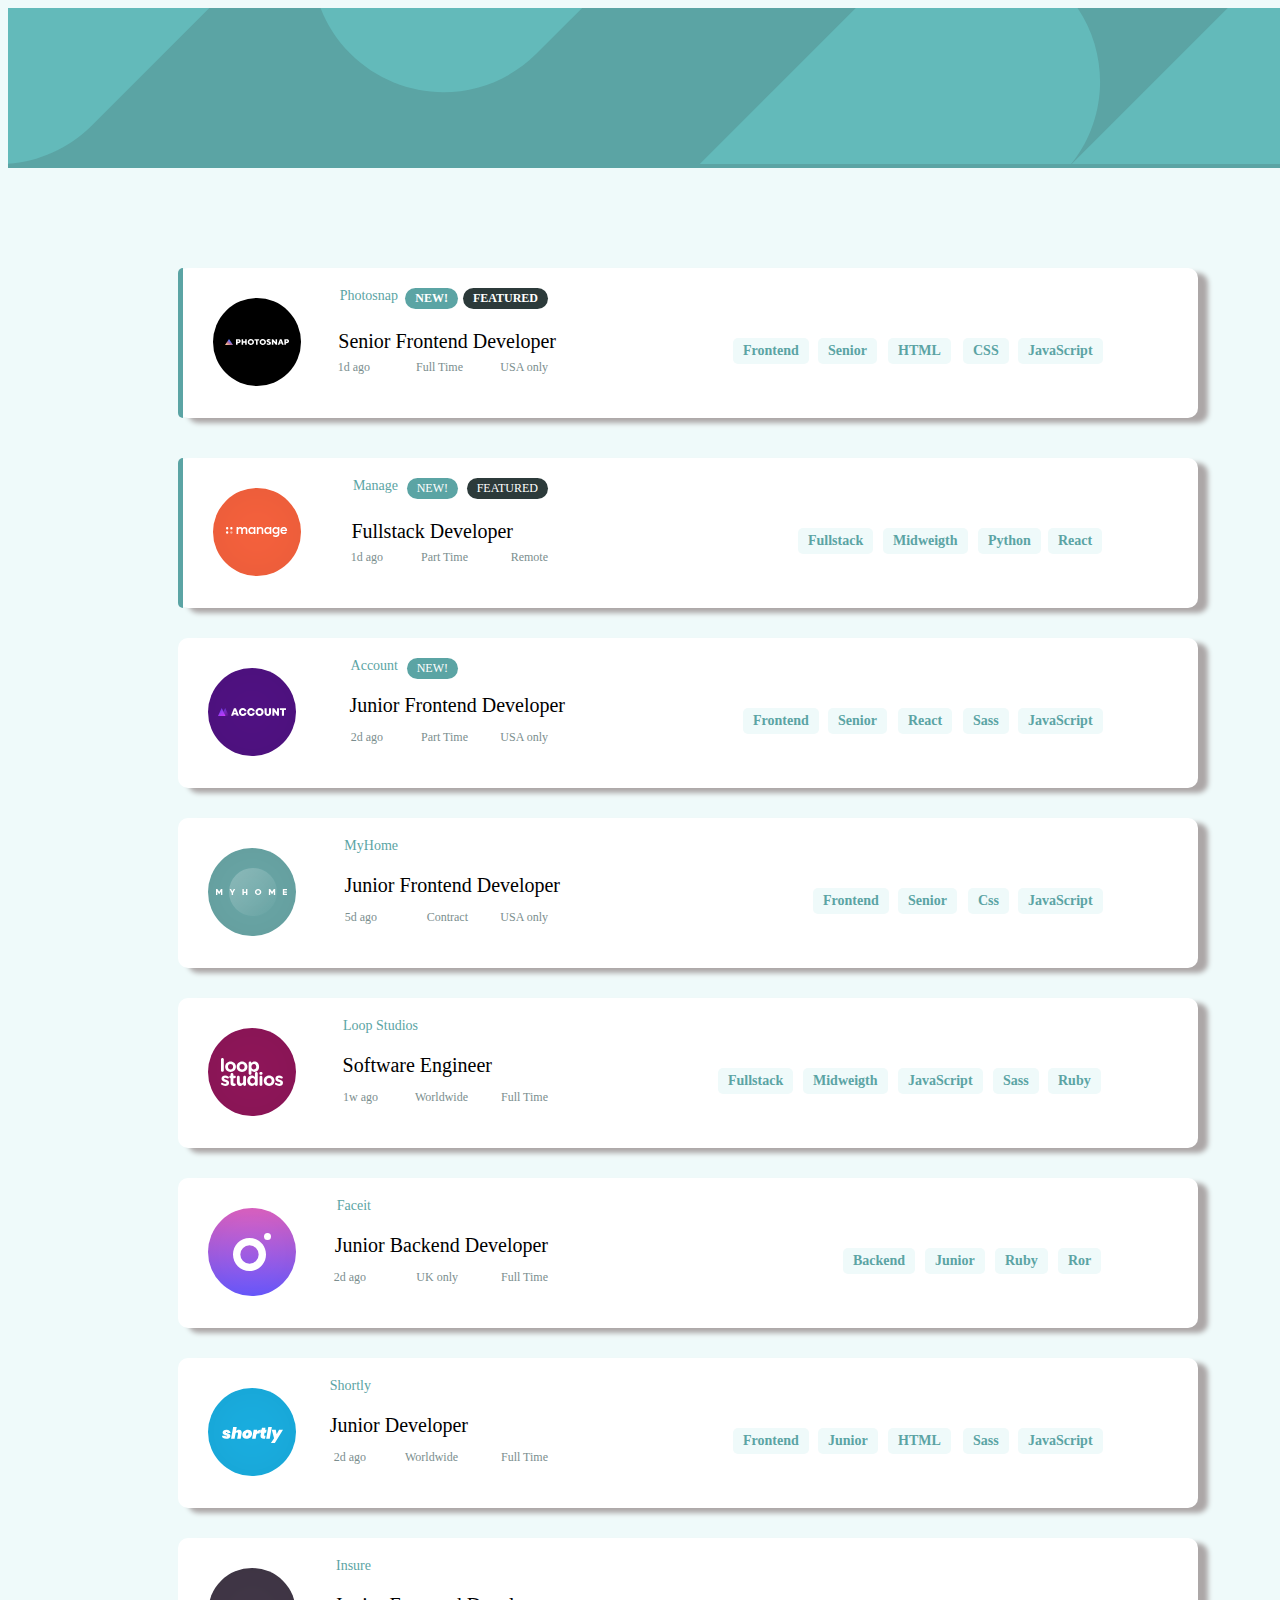
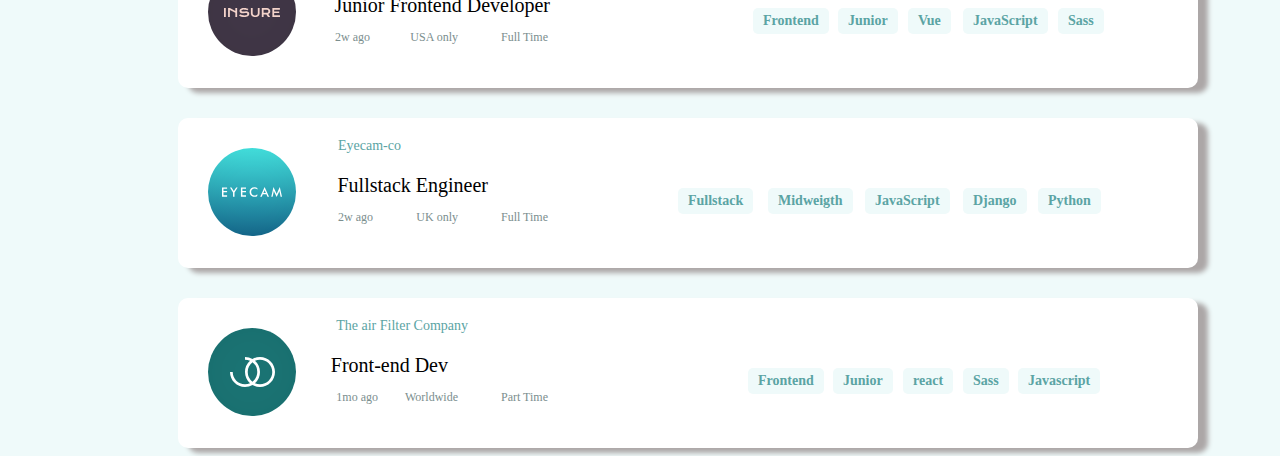
<file: Projeto III/index.html>
<!DOCTYPE html>
<html lang="en">

<head>
  <meta charset="UTF-8">
  <meta name="viewport" content="width=device-width, initial-scale=1.0"> <!-- displays site properly based on user's device -->

  <link rel="icon" type="image/png" sizes="32x32" href="./images/favicon-32x32.png">
  <link rel="stylesheet" href="style.css">
  <link rel="stylesheet" href="responsivo.css">

  <title>Frontend Mentor | Job Listings</title>

  <!-- Feel free to remove these styles or customise in your own stylesheet 👍 -->
  <style>
    .attribution {
      font-size: 11px;
      text-align: center;
    }

    .attribution a {
      color: hsl(228, 45%, 44%);
    }
  </style>
</head>

<body class="body">
  <!-- Header -------------------------------------------------------------------------------------------->
  <header class="header">
    <div>
      <img src="images/bg-header-desktop.svg" alt="bg-header-desktop">
    </div>
  </header>

  <!-- Primeira_fileira----------------------------------------------------------------------------------->
  <section>
    <div class="primeira_fileira ">
      <div class="borda"></div>
      <img src="images/photosnap.svg" width="88" height="88" alt="photosnap">
      <span class="phot">Photosnap</span>
      <span class="new">NEW!</span>
      <span class="feat">FEATURED</span>
      <a class="senior " href="Senior Frontend Developer.html">Senior Frontend Developer</a>

      <span class="um_d"> 1d ago</span>
      <span class="full">Full Time</span>
      <span class="usa">USA only</span>

  </section>



  <section>
    <span>
      <a class="front" href="frontend.html">Frontend</a>
      <a class="senior_categoria " href="senior.html">Senior</a>
      <a class="html_categoria" href="html.html">HTML</a>
      <a class="css_categoria" href="css.html">CSS</a>
      <a class="javascript_categoria" href="javascript.html">JavaScript</a>
    </span>

  </section>


  <!--segunda fileira ------------------------------------------------------------------------------------>

  <section>
    <div class="segunda_fileira ">
      <div class="borda"></div>
      <img src="images/manage.svg" alt="manage">
      <span class="manage">Manage</span>
      <span class="new2">NEW!</span>
      <span class="feat2">FEATURED</span>
      <a class="fullstack" href="fullstack_Developer.html">Fullstack Developer</a>
      <span class="um_d2"> 1d ago</span>
      <span class="p_time">Part Time</span>
      <span class="remote">Remote</span>

  </section>

  <section>
    <span>
      <a class="fullstack_categoria" href="fullstack.html">Fullstack</a>
      <a class="midweigth_categoria" href="midweigth.html">Midweigth</a>
      <a class="python_categoria" href="python.html">Python</a>
      <a class="react_categoria" href="react.html">React</a>
    </span>

  </section>


  <!--terceira fileira ----------------------------------------------------------------------------------->

  <section>
    <div class="terceira_fileira ">
      <img src="images/account.svg" alt="account">
      <span class="account">Account</span>
      <span class="new3">NEW!</span>
      <a class="junior_3" href="Junior_Frontend_Developer.html">Junior Frontend Developer</a>
      <span class="usa_3">USA only</span>
      <span class="p_time_3">Part Time</span>
      <span class="d3_ago"> 2d ago</span>

  </section>

  <section>
    <span>
      <a class="frontend_3" href="frontend.html">Frontend</a>
      <a class="junior_3_categoria" href="junior.html">Senior</a>
      <a class="react_3_categoria" href="react.html">React</a>
      <a class="sass_3_categoria" href="sass.html">Sass</a>
      <a class="javascript_3_categoria" href="javascript.html">JavaScript</a>
    </span>

  </section>

  <!--Quarta fileira ------------------------------------------------------------------------------------>

  <section>
    <div class="quarta_fileira ">
      <img src="images/myhome.svg" alt="my_home">
      <span class="myhome">MyHome</span>
      <a class="junior_4" href="Junior_Frontend_Developer.html">Junior Frontend Developer</a>
      <span class="usa_4">USA only</span>
      <span class="contract_4">Contract</span>
      <span class="d4_ago"> 5d ago</span>

  </section>

  <section>
    <span>
      <a class="frontend_4" href="frontend.html">Frontend</a>
      <a class="junior_4_categoria" href="junior.html">Senior</a>
      <a class="css_4_categoria" href="css.html">Css</a>
      <a class="javascript_4_categoria" href="javascript.html">JavaScript</a>
    </span>
  </section>

  <!--Quinta fileira ------------------------------------------------------------------------------------>

  <section>
    <div class="quinta_fileira ">
      <img src="images/loop-studios.svg" alt="loop_studios">
      <span class="loop_studios_5">Loop Studios</span>
      <a class="software_5" href="software_engineer.html">Software Engineer</a>
      <span class="worldwide_5">Worldwide</span>
      <span class="f_time_5">Full Time</span>
      <span class="w1_ago_5"> 1w ago</span>

  </section>

  <section>
    <span>
      <a class="fullstack_categoria_5" href="fullstack.html">Fullstack</a>
      <a class="midweigth_categoria_5" href="midweigth.html">Midweigth</a>
      <a class="javascript_5_categoria" href="javascript.html">JavaScript</a>
      <a class="sass_4_categoria" href="sass.html">Sass</a>
      <a class="ruby_5" href="ruby.html">Ruby</a>
    </span>
  </section>

  <!--sexta fileira ------------------------------------------------------------------------------------>

  <section>
    <div class="sexta_fileira ">
      <img src="images/faceit.svg" alt="Faceit">
      <span class="faceit_6">Faceit</span>
      <a class="junior_6" href="junior_backend_developer.html">Junior Backend Developer</a>
      <span class="uk_olny">UK only</span>
      <span class="f_time_6">Full Time</span>
      <span class="d2_ago_6"> 2d ago</span>

  </section>

  <section>
    <span>
      <a class="backend_6_categoria" href="backend.html">Backend</a>
      <a class="junior_6_categoria" href="junior.html">Junior</a>
      <a class="ruby_6_categoria" href="ruby.html">Ruby</a>
      <a class="ror_6_categoria" href="ror.html">Ror</a>
    </span>
  </section>
  </div>

  <!--setima fileira ------------------------------------------------------------------------------------>
  <section>
    <div class="setima_fileira ">
      <img src="images/shortly.svg" alt="shortly">
      <span class="shortly_7">Shortly</span>
      <a class="junior_7" href="junior_developer.html">Junior Developer</a>
      <span class="worldwide_7">Worldwide</span>
      <span class="f_time_7">Full Time</span>
      <span class="d2_ago_7"> 2d ago</span>

  </section>

  <section>
    <span>
      <a class="frontend_7" href="frontend.html">Frontend</a>
      <a class="junior_7_categoria" href="junior.html">Junior</a>
      <a class="html_7_categoria" href="html.html">HTML</a>
      <a class="sass_7_categoria" href="sass.html">Sass</a>
      <a class="javascript_7_categoria" href="javascript.html">JavaScript</a>
    </span>
  </section>
  </div>

  <!--oitavo fileira ------------------------------------------------------------------------------------>
  <section>
    <div class="oitava_fileira ">
      <img src="images/insure.svg" alt="insure">
      <span class="insure_8">Insure</span>
      <a class="junior_8" href="junior_frontend_developer.html">Junior Frontend Developer</a>
      <span class="usa_8">USA only</span>
      <span class="f_time_8">Full Time</span>
      <span class="w2_ago_8"> 2w ago</span>

  </section>

  <section>
    <span>
      <a class="frontend_8" href="frontend.html">Frontend</a>
      <a class="junior_8_categoria" href="junior.html">Junior</a>
      <a class="vue_8_categoria" href="vue.html">Vue</a>
      <a class="javascript_8_categoria" href="javascript.html">JavaScript</a>
      <a class="sass_8_categoria" href="sass.html">Sass</a>
    </span>
  </section>

  <!--nona fileira ------------------------------------------------------------------------------------>
  <section>
    <div class="nona_fileira ">
      <img src="images/eyecam-co.svg" alt="eyecam-co">
      <span class="eyecam-co_9">Eyecam-co</span>
      <a class="fullstack_9" href="fullstack_engineer_9.html">Fullstack Engineer</a>
      <span class="uk_9">UK only</span>
      <span class="f_time_9">Full Time</span>
      <span class="w3_ago_9"> 2w ago</span>
    </div>
  </section>

  <section>
    <span>
      <a class="fullstack_9_categoria" href="fullstack.html">Fullstack</a>
      <a class="midweigth_9_categoria" href="midweigth.html">Midweigth</a>
      <a class="javascript_9_categoria" href="javascript.html">JavaScript</a>
      <a class="django_9_categoria" href="django.html">Django</a>
      <a class="python_9_categoria" href="python.html">Python</a>


    </span>
  </section>

  <!--decima fileira ------------------------------------------------------------------------------------>

  <section>
    <div class="decima_fileira ">
      <img src="images/the-air-filter-company.svg" alt="the-air-filter-company">
      <span class="the-air-filter-company_10">The air Filter Company</span>
      <a class="frontend_10" href="frontend_dev.html">Front-end Dev</a>
      <span class="worldwide_10">Worldwide</span>
      <span class="p_time_10">Part Time</span>
      <span class="mo1_ago_10"> 1mo ago</span>

  </section>

  <section>
    <span>
      <a class="frontend_10_categoria" href="fullstack.html">Frontend</a>
      <a class="junior_10_categoria" href="junior.html">Junior</a>
      <a class="react_10_categoria" href="react.html">react</a>
      <a class="sass_10_categoria" href="sass.html">Sass</a>
      <a class="javascript_10_categoria" href="javascript.html">Javascript</a>

    </span>
  </section>


  </div>


</body>

</html>
</file>
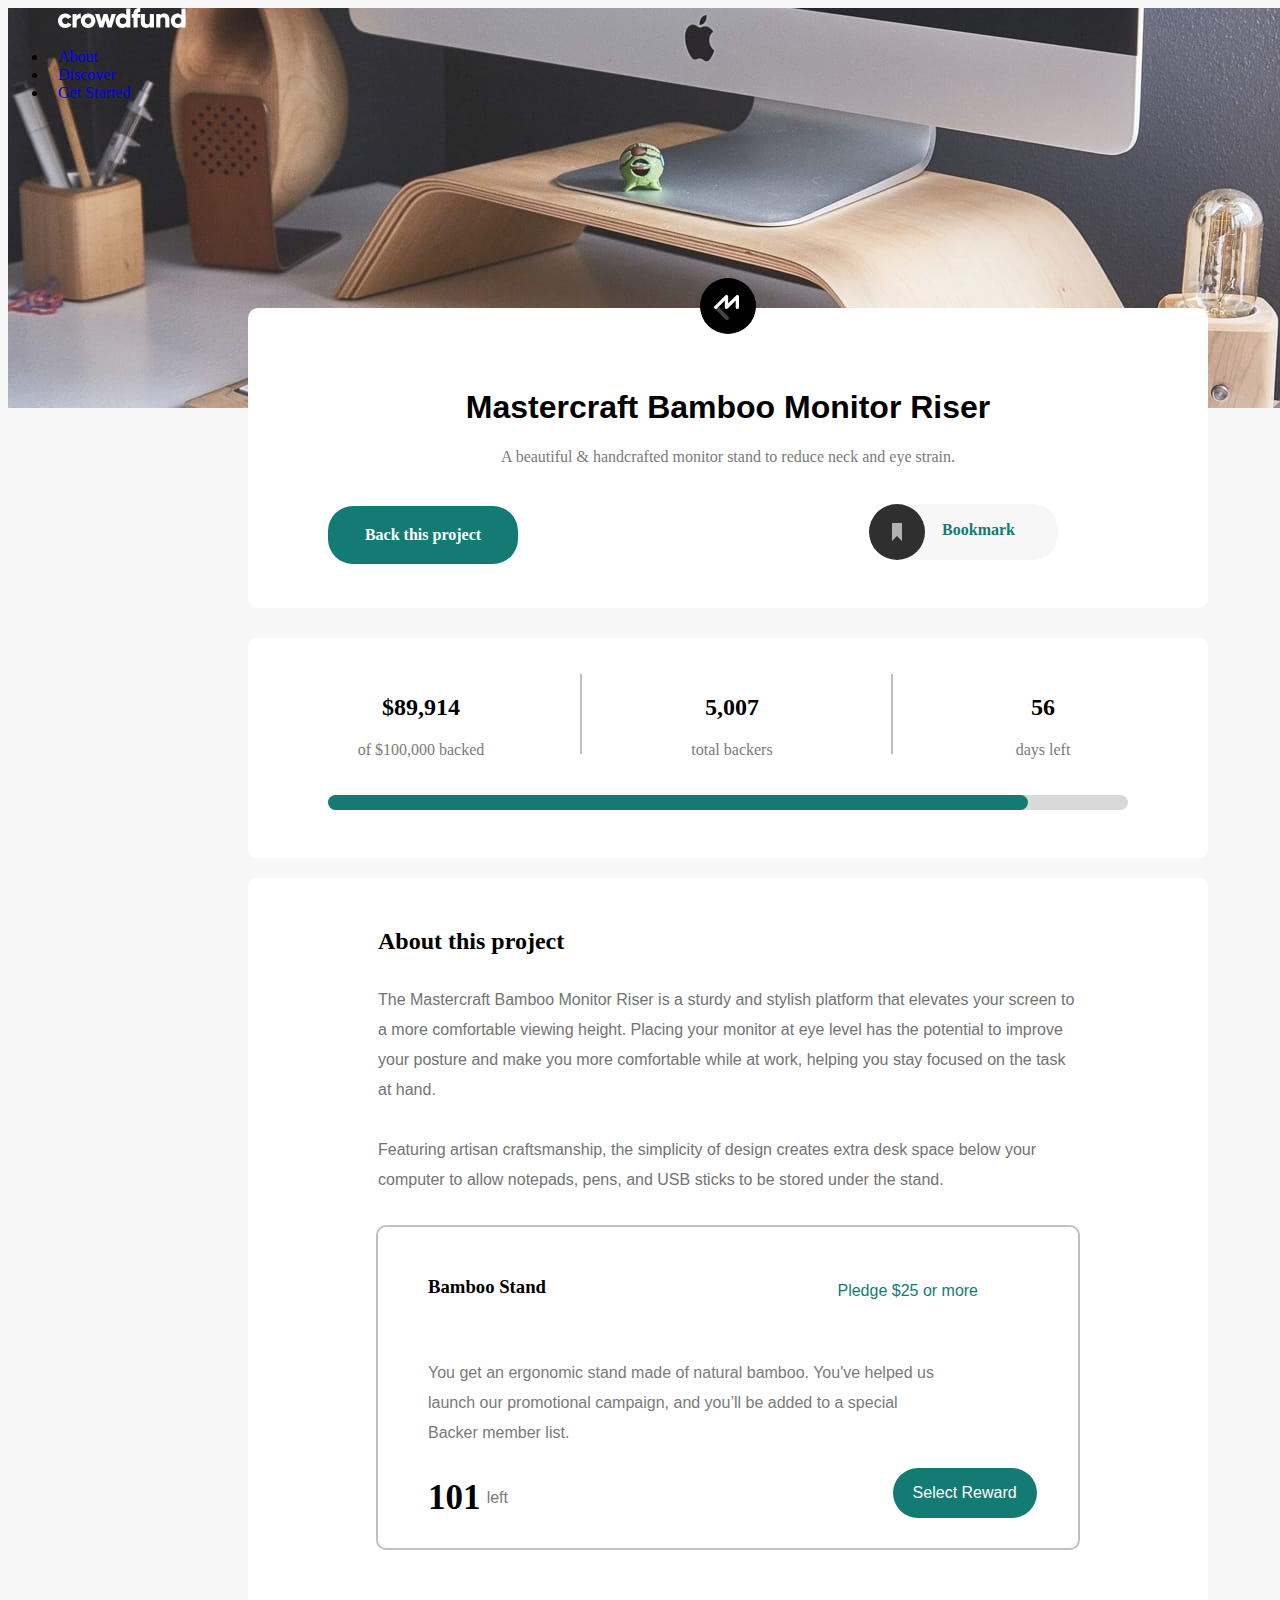
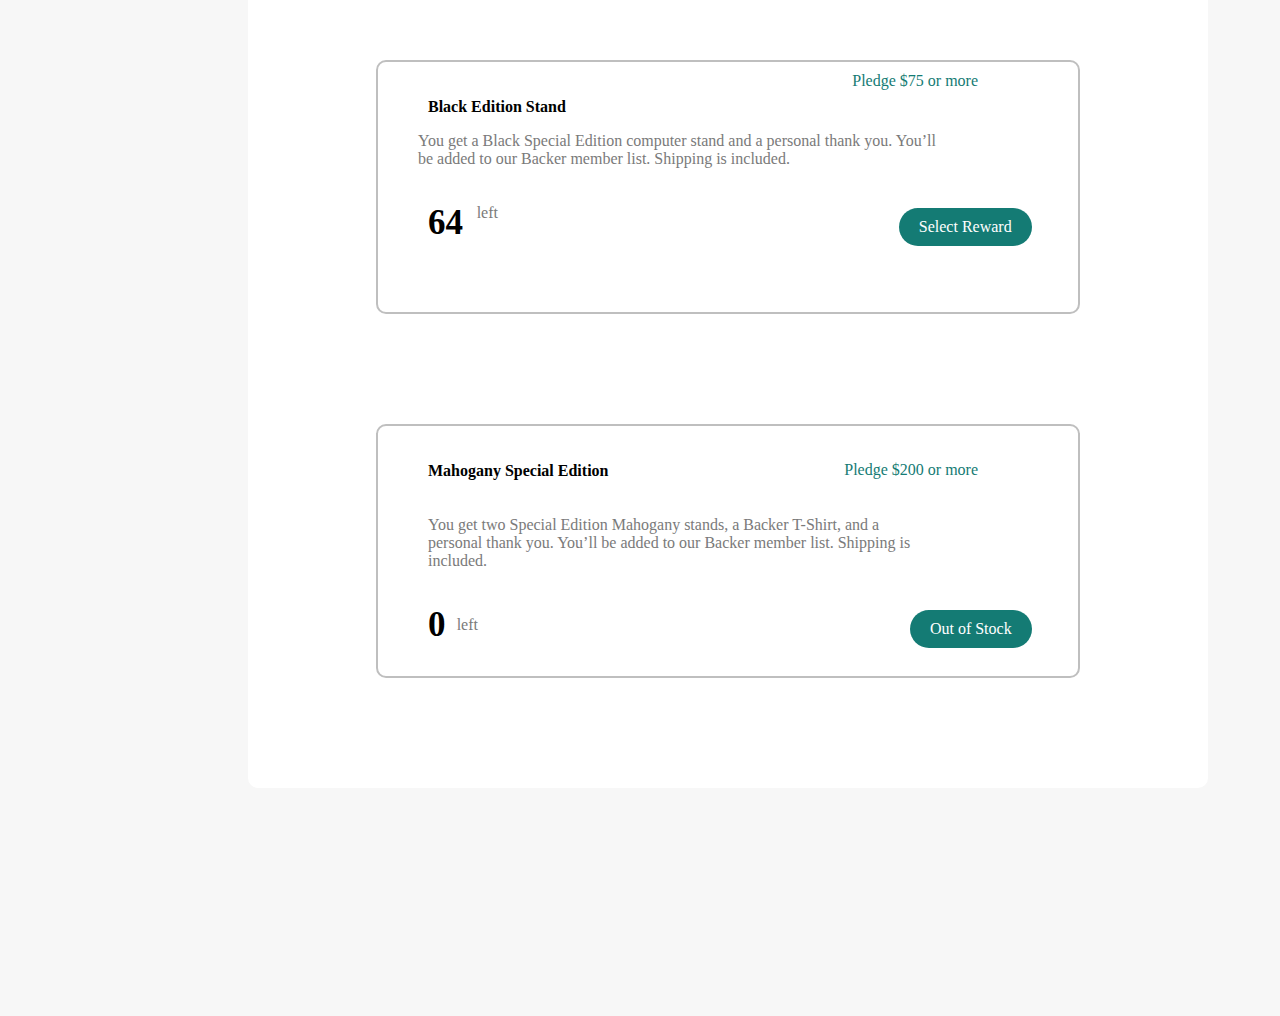
<file: Projeto IV/crowdfunding-product-page-main/index.html>
<!DOCTYPE html>
<html lang="en">

<head>
  <meta charset="UTF-8">
  <link rel="stylesheet" href=".//css/style.css">
  <link rel="stylesheet" href=".//css/grid.css">

</head>

<body class="body">


  <header class="menu">

    <div>

      <a class="img-logo" href="#"><img src="img/logo.svg" alt=""></a>
      <nav class="menu-nav">
        <ul>
          <li> <a href="#">About</a></li>
          <li> <a href="#">Discover</a></li>
          <li> <a href="#">Get Started</a></li>
        </ul>
      </nav>
    </div>

  </header>

  <section class="project-01 container">
    <div class="img-logo-mastercraft">
      <img src="img/logo-mastercraft.svg" alt="">
    </div>
    <h1>Mastercraft Bamboo Monitor Riser</h1>
    <p class="p-0"> A beautiful & handcrafted monitor stand to reduce neck and eye strain.</p>
    <p class="p-1"><a href="#"> Back this project</a></p>
    <div class="icone-book">
      <img src="img/icon-bookmark.svg" alt="bookmark">
      <p class="icone-p">Bookmark</p>
    </div>

  </section>

  <!-- -->
  <section class="project-02">
    <div class="bloco-1">
      <h2>56 </h2>
      <p> days left</p>
    </div>
    <div class="bloco-2">
      <h2>5,007</h2>
      <p> total backers </p>
    </div>
    <div class="bloco-3">
      <h2>$89,914</h2>
      <p> of $100,000 backed </p>
    </div>
    <div class="barra">
      <p class="barra-rolagem"></p>
      <p class="barra-rolagem-2"></p>
    </div>

  </section>


  <section class="project-03">
    <div>
      <h2>About this project</h2>
      <p class="paragrafo"> The Mastercraft Bamboo Monitor Riser is a sturdy and stylish platform that elevates your screen
        to a more comfortable viewing height. Placing your monitor at eye level has the potential to improve
        your posture and make you more comfortable while at work, helping you stay focused on the task at hand.
      </p>
      <p class="paragrafo-2">
        Featuring artisan craftsmanship, the simplicity of design creates extra desk space below your computer
        to allow notepads, pens, and USB sticks to be stored under the stand.
      </p>
    </div>

    <div class="project-04">
      <h3>Bamboo Stand</h3>
      <p class="p-4"> Pledge $25 or more</p>
      <p class="p-5"> You get an ergonomic stand made of natural bamboo. You've helped us launch our promotional campaign, and
        you’ll be added to a special Backer member list.</p>
      <h4>101</h4>
      <p class="p-left">left</p>
      <p><a class="bnt-reward" href="#">Select Reward</a></p>
    </div>
  </section>
  <section class="container-3">
    <div class="project-05">
      <p class="title">Black Edition Stand</p>
      <p><a class="btn-pledge" href="#">Pledge $75 or more</a></p>
      <p class="project-05-paragrafo-1"> You get a Black Special Edition computer stand and a personal thank you. You’ll be added to our Backer
        member list. Shipping is included.</p>
      <p class="project-05-paragrafo-2">64</p>
      <p class="project-05-paragrafo-3"> left </p>
      <p><a class="btn-reward-02" href="#">Select Reward</a></p>
    </div>
  </section>

  <section class="container-4">
    <div class="project-06">
      <p class="title-2"> Mahogany Special Edition</p>
      <p><a class="btn-pledge-2" href="#">Pledge $200 or more</a></p>
      <p class="project-06-paragrafo-1"> You get two Special Edition Mahogany stands, a Backer T-Shirt, and a personal thank you. You’ll be added
        to our Backer member list. Shipping is included.</p>
      <p class="project-06-paragrafo-2">0</p>
      <P class="project-06-paragrafo-3"> left </P>
      <p><a class="btn-reward-03" href="#">Out of Stock</a></p>
    </div>
  </section>





</body>

</html>
</file>
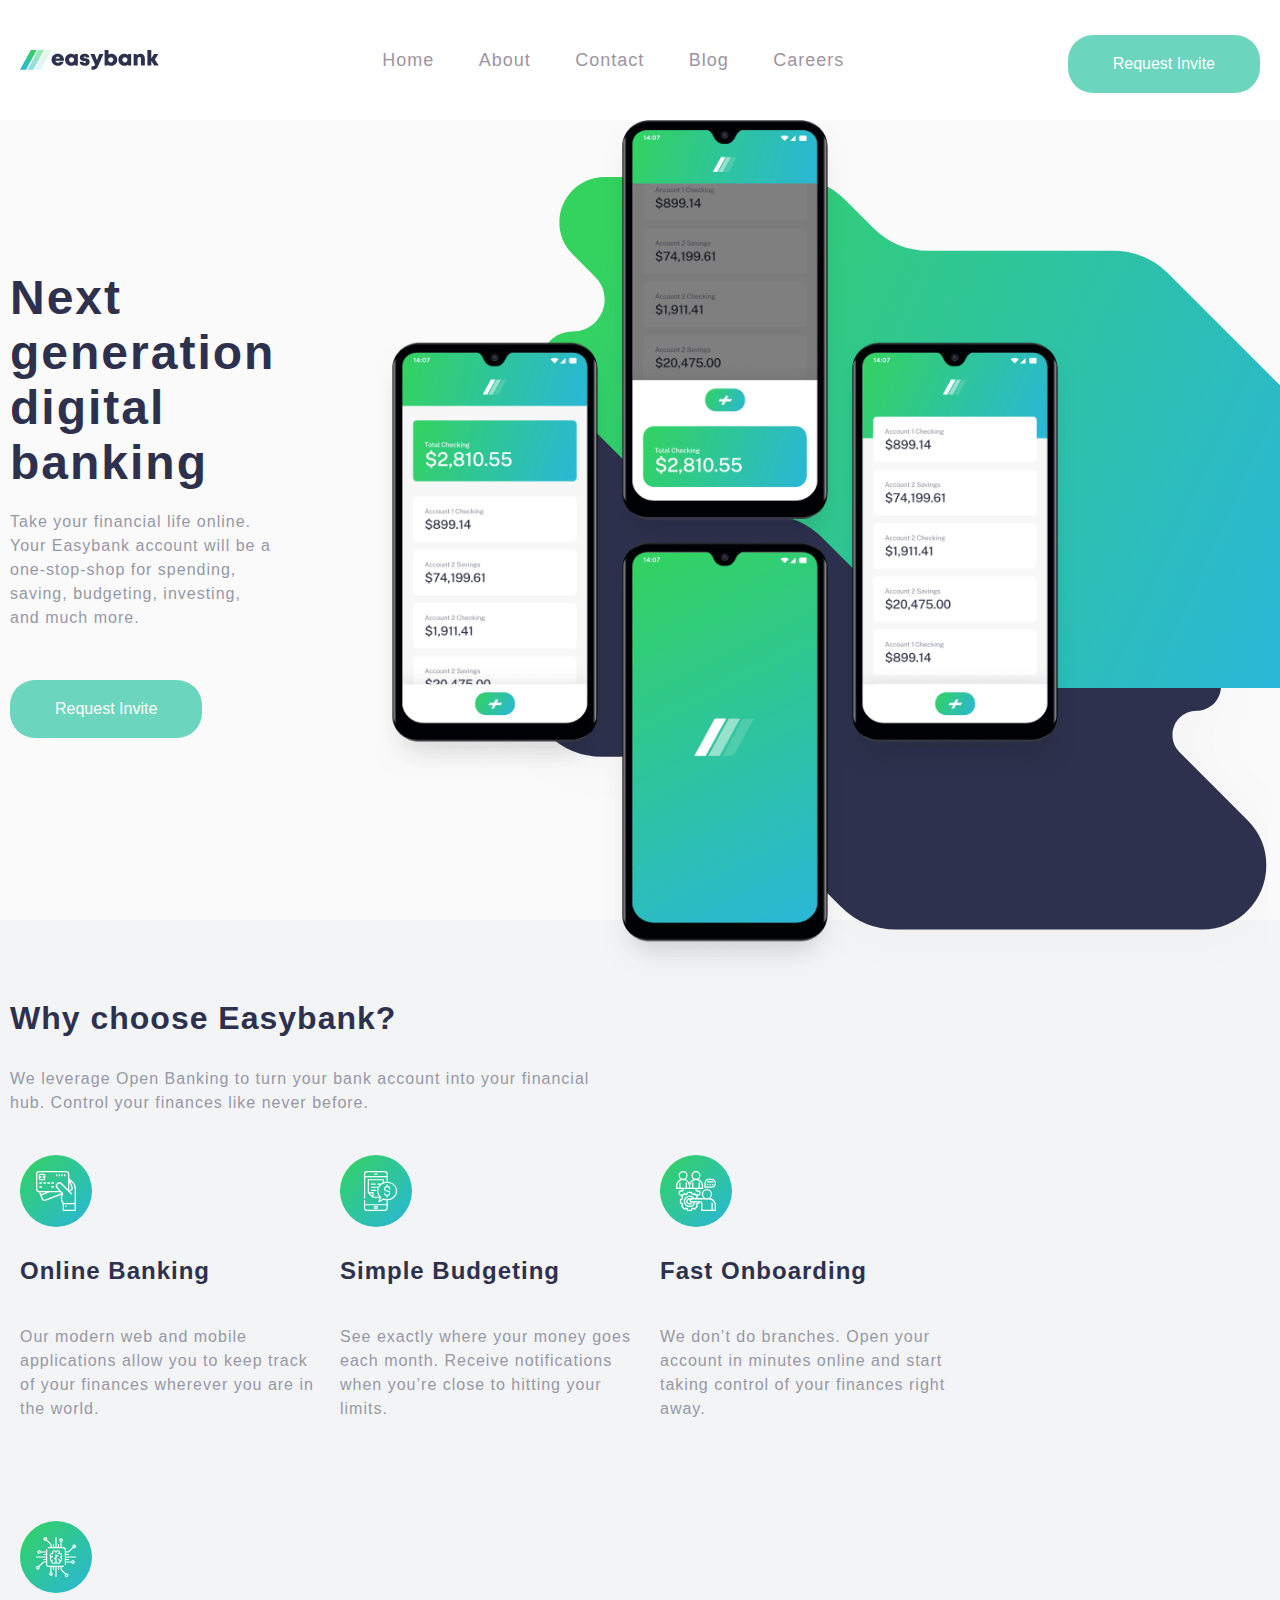
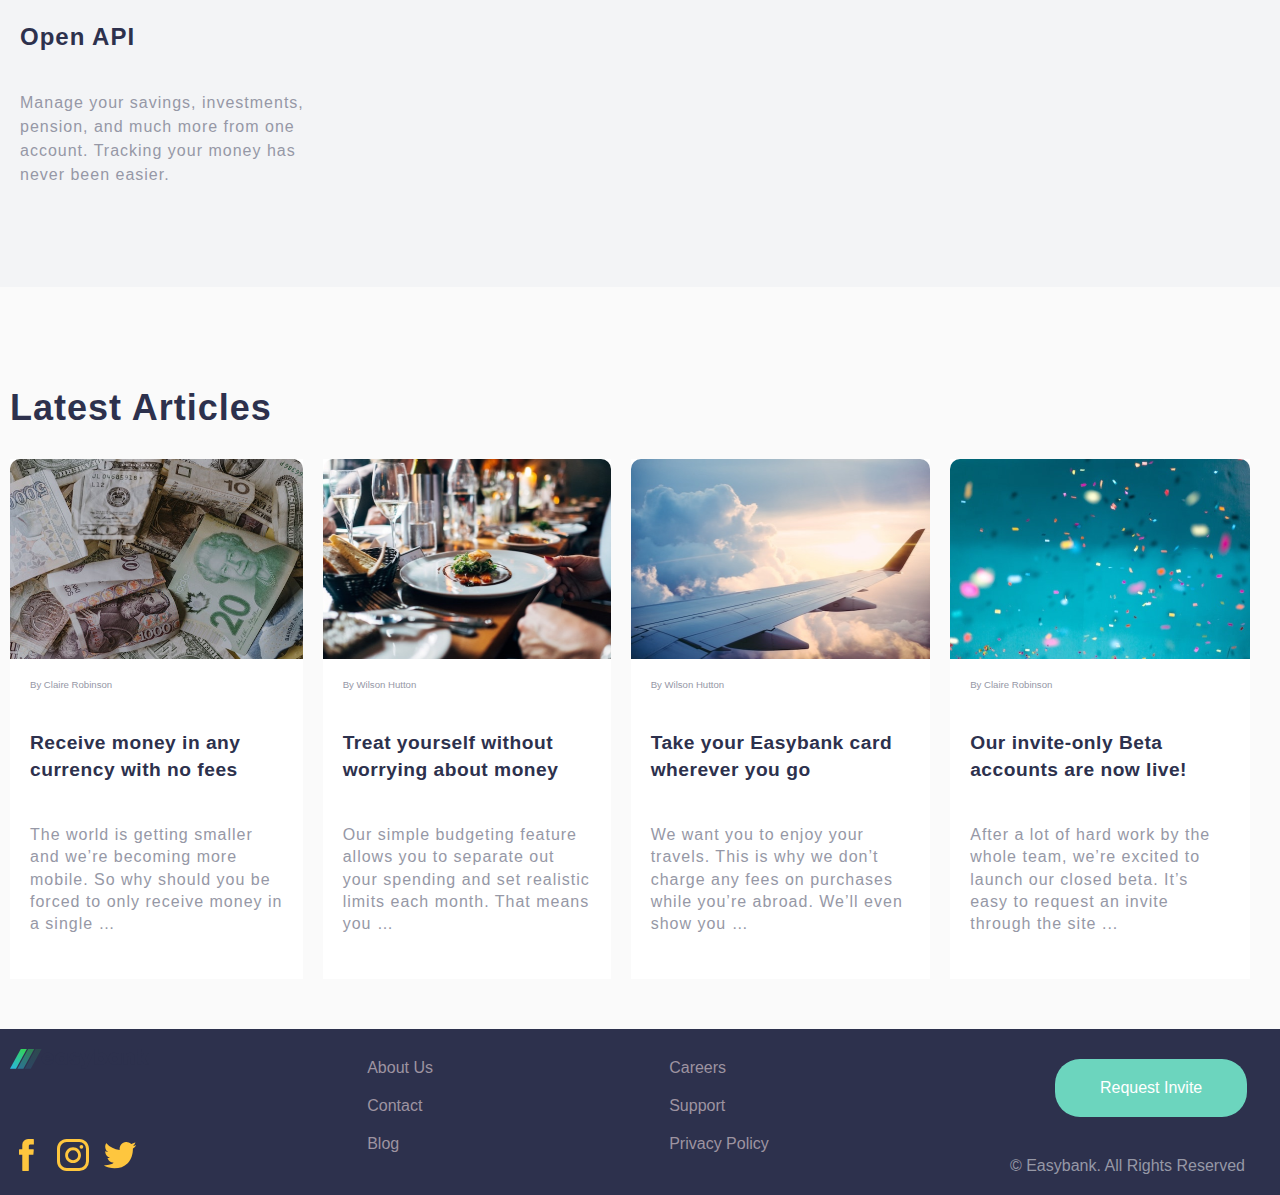
<file: Projetos/Desafio 1.2/index.html>
<!DOCTYPE html>
<!DOCTYPE html>
<html lang="en">

<head>
  <meta charset="UTF-8">
  <meta http-equiv="X-UA-Compatible" content="IE=edge">
  <meta name="viewport" content="width=device-width, initial-scale=1.0">
  <link rel="stylesheet" href="css/styles.css">
  <title>EASYBANK</title>
</head>

<body>

  <header class="header">
    <div class="menu">
      <div>
        <img src="img/logo.svg" alt="logo">
      </div>
      <ul>
        <li><a href="#">Home</a></li>
        <li><a href="#">About</a></li>
        <li><a href="#">Contact</a></li>
        <li><a href="#">Blog</a></li>
        <li><a href="#">Careers</a></li>
      </ul>
      <button class="reque-invite-1">Request Invite</button>
    </div>
  </header>

  <section class="container-menu-info">
    <div class="container-menu">
      <div class="menu-info">
        <h1>Next generation digital banking</h1>
        <p>Take your financial life online. Your Easybank account will be a one-stop-shop for spending, saving, budgeting, investing, and much more.</p>
        <button class="reque-invite-2">Request Invite</button>
      </div>
      <div class="menu-img">
        <div class="bg-imagem">
          <img src="img/image-mockups.png" alt="">
        </div>
        <div class="bg-z-index">
          <img src="img/bg-intro-desktop.svg" alt="">
        </div>
      </div>
    </div>
  </section>

  <section class="easybank">
    <div class="container-easybank">
      <h2>Why choose Easybank?</h2>
      <p>We leverage Open Banking to turn your bank account into your financial hub. Control your finances like never before.</p>
      <div class="sections-banks">
        <div class="sections-banks-01">
          <img src="img/icon-online.svg" alt="icon-online">
          <h3>Online Banking</h3>
          <p>Our modern web and mobile applications allow you to keep track of your finances wherever you are in the world.</p>
        </div>

        <div class="sections-banks-02">
          <img src="img/icon-budgeting.svg" alt="icon-budgeting">
          <h3>Simple Budgeting</h3>
          <p>See exactly where your money goes each month. Receive notifications when you’re close to hitting your limits.</p>
        </div>

        <div class="sections-banks-03">
          <img src="img/icon-onboarding.svg" alt="icon-onboarding">
          <h3>Fast Onboarding</h3>
          <p>We don’t do branches. Open your account in minutes online and start taking control of your finances right away.</p>
        </div>

        <div class="sections-banks-04">
          <img src="img/icon-api.svg" alt="icon-api">
          <h3>Open API</h3>
          <p>Manage your savings, investments, pension, and much more from one account. Tracking your money has never been easier.</p>
        </div>
      </div>
    </div>
  </section>

  <section class="container-articles">
    <h4>Latest Articles</h4>
    <div class="sections-articles">
      <div class="article-01">
        <img src="img/image-currency.jpg" alt="image-currency">
        <p class="by">By Claire Robinson</p>
        <h5>Receive money in any currency with no fees</h5>
        <p class="article-p">The world is getting smaller and we’re becoming more mobile. So why should you be forced to only receive money in a single …</p>
      </div>

      <div class="article-02">
        <img src="img/image-restaurant.jpg" alt="image-restaurant">
        <p class="by">By Wilson Hutton</p>
        <h5>Treat yourself without worrying about money</h5>
        <p class="article-p">Our simple budgeting feature allows you to separate out your spending and set realistic limits each month. That means you …</p>
      </div>

      <div class="article-03">
        <img src="img/image-plane.jpg" alt="image-plane">
        <p class="by">By Wilson Hutton</p>
        <h5>Take your Easybank card wherever you go</h5>
        <p class="article-p">We want you to enjoy your travels. This is why we don’t charge any fees on purchases while you’re abroad. We’ll even show you …</p>
      </div>

      <div class="article-04">
        <img src="img/image-confetti.jpg" alt="image-confetti">
        <p class="by">By Claire Robinson</p>
        <h5>Our invite-only Beta accounts are now live!</h5>
        <p class="article-p">After a lot of hard work by the whole team, we’re excited to launch our closed beta. It’s easy to request an invite through the site ...</p>
      </div>
    </div>
  </section>

  <footer class="footer">
    <div class="container-footer">

      <div class="redes-logo">
        <img src="img/logo.svg" alt="logo-img">
        <div class="redes-sociais">
          <a href="#"><img src="img/facebook.svg" alt="facebook"></a>
          <a href="#"><img src="img/instagram.svg" alt="instagram"></a>
          <a href="#"><img src="img/twitter.svg" alt="twitter"></a>

        </div>
      </div>

      <div class="nav">
        <ul>
          <li><a href="#">About Us</a></li>
          <li><a href="#">Contact</a></li>
          <li><a href="#">Blog</a></li>
        </ul>
      </div>

      <div class="segunda-nav">
        <ul>
          <li><a href="#">Careers</a></li>
          <li><a href="#">Support</a></li>
          <li><a href="#">Privacy Policy</a></li>
        </ul>
      </div>

      <div class="footer-btn">
        <button class="reque-invite-3">Request Invite</button>
        <p>© Easybank. All Rights Reserved</p>
      </div>

    </div>
  </footer>
</body>

</html>
</file>
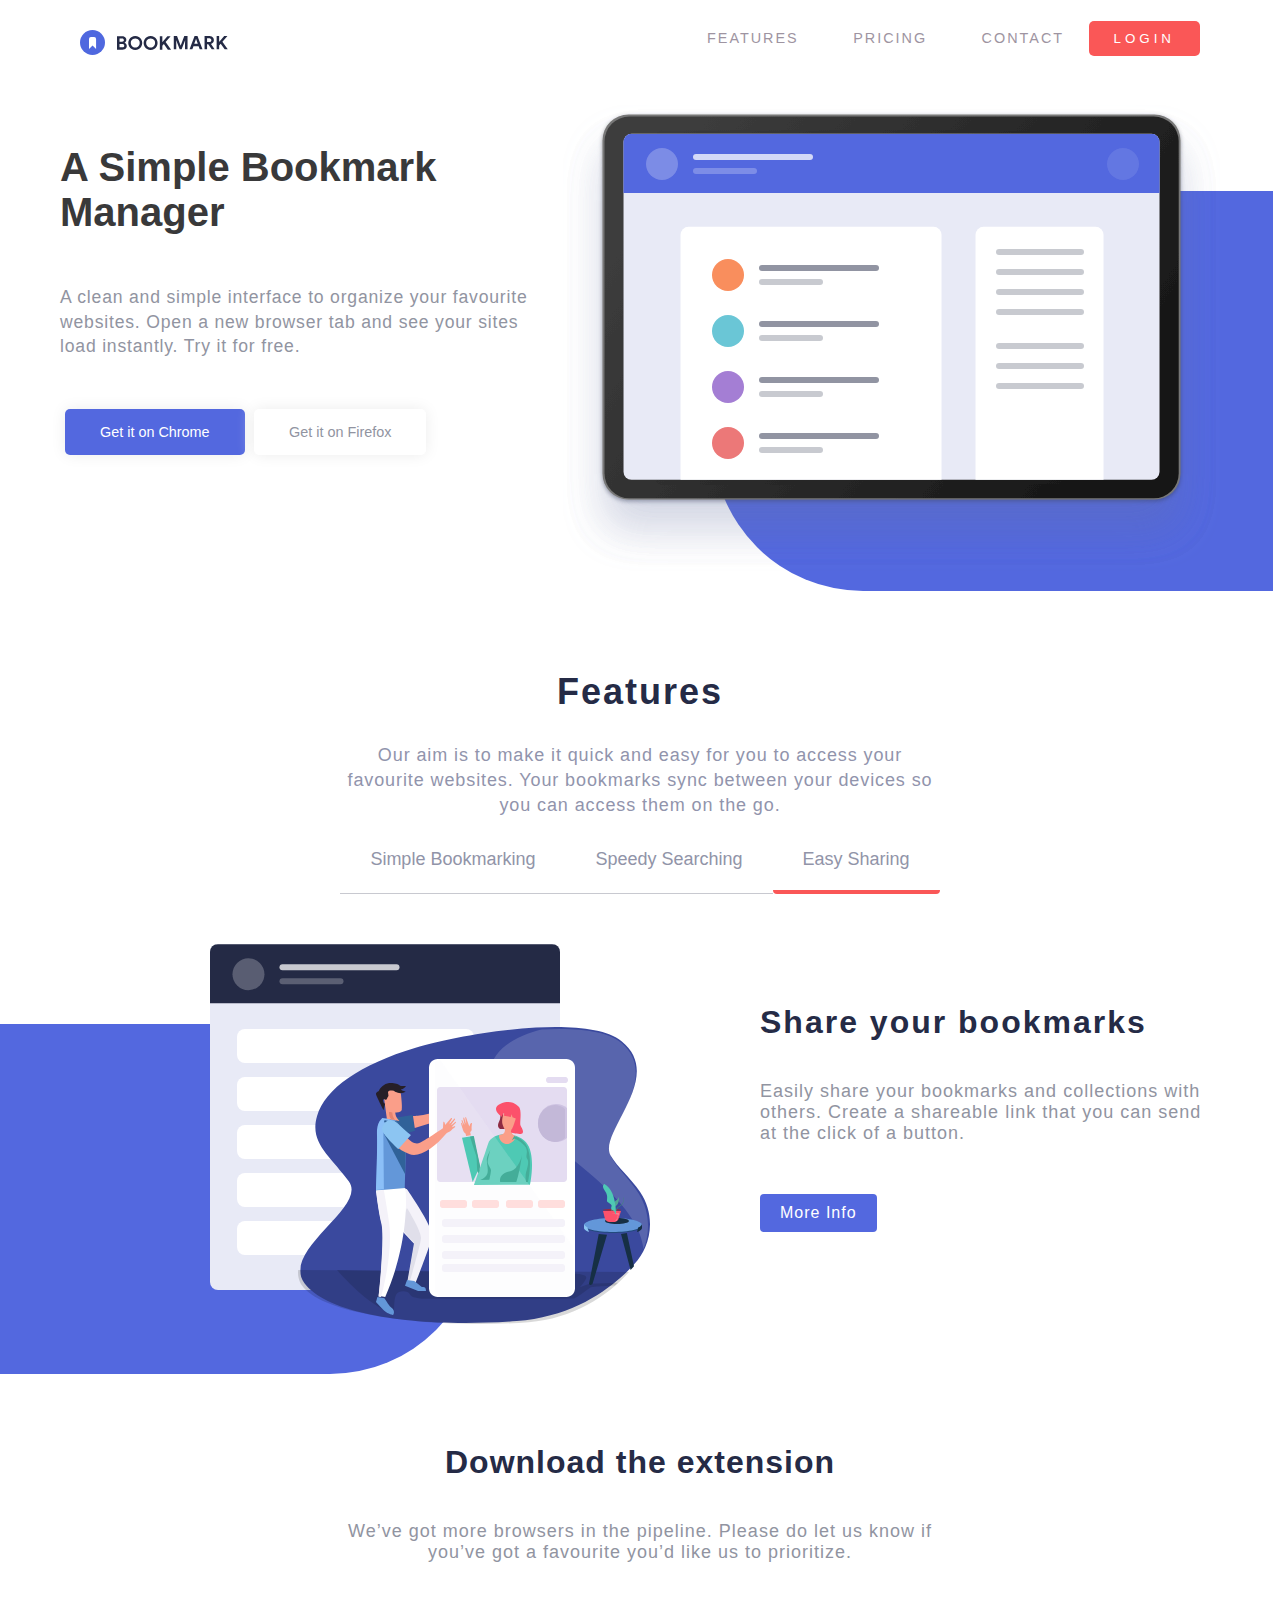
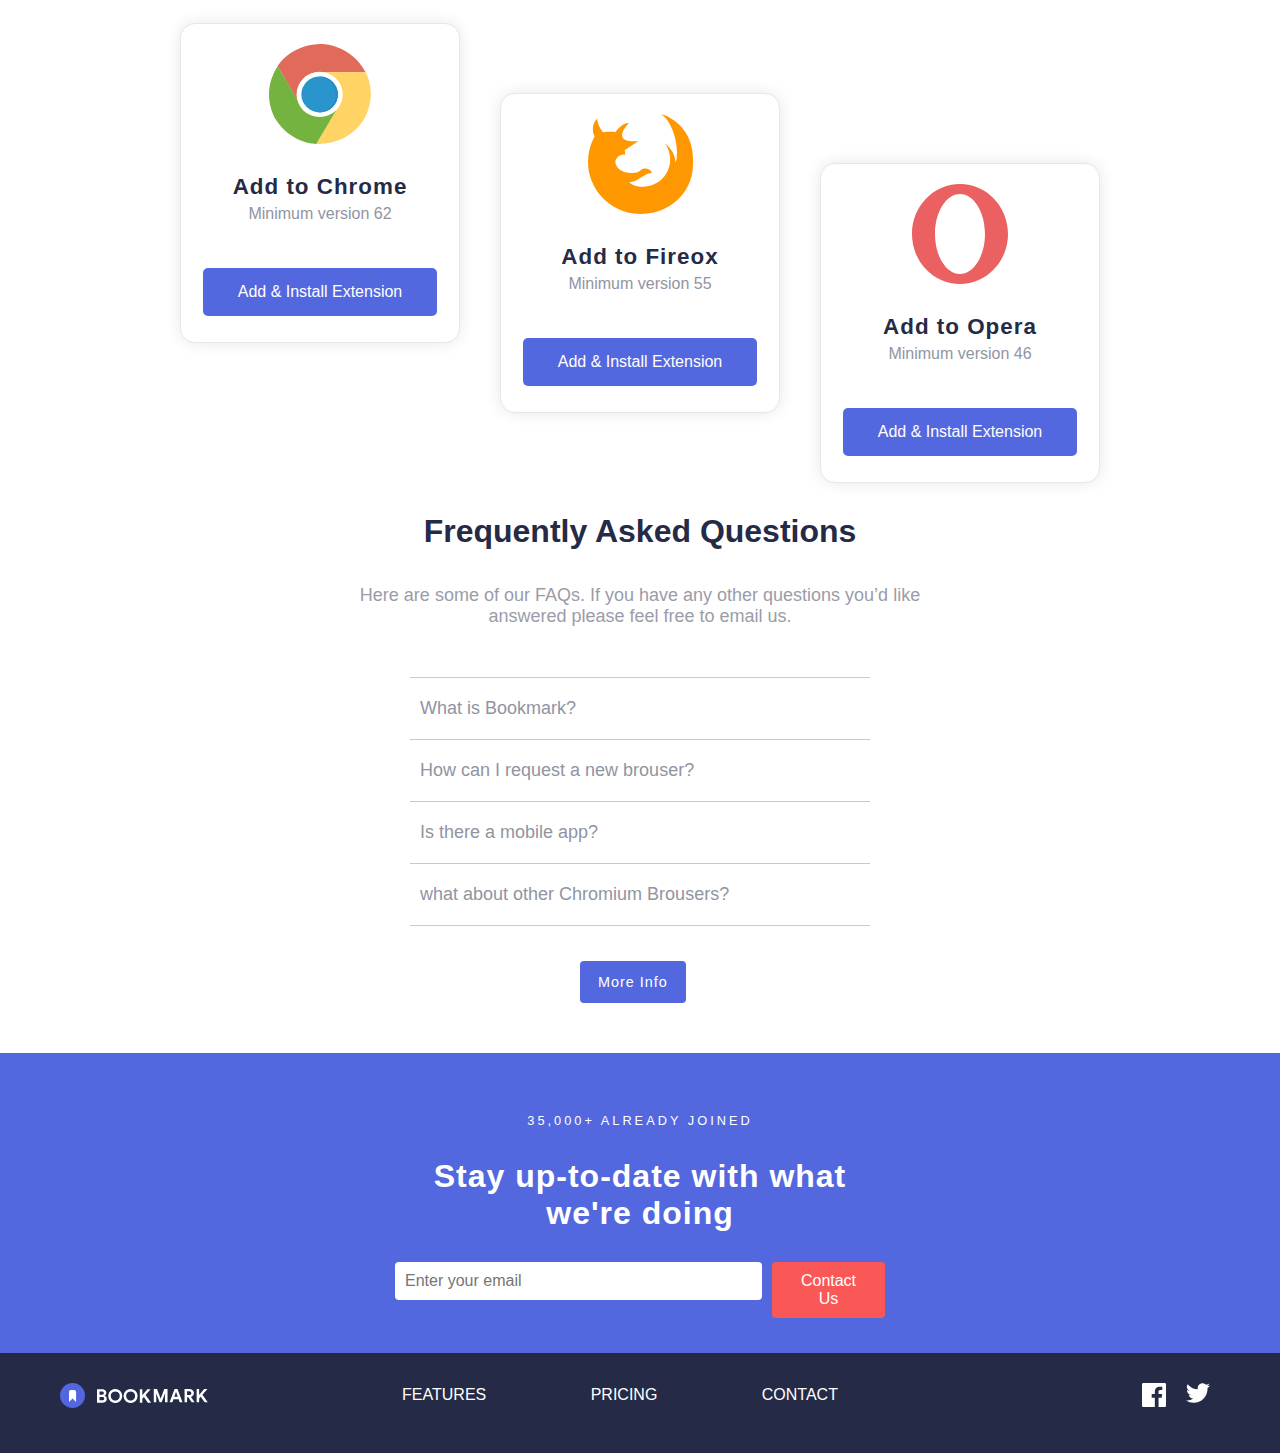
<file: Projetos/Desafio 1.1/BOOKMARK/index.html>
<!DOCTYPE html>
<!DOCTYPE html>
<html lang="en">

<head>
  <meta charset="UTF-8">
  <meta http-equiv="X-UA-Compatible" content="IE=edge">
  <meta name="viewport" content="width=device-width, initial-scale=1.0">
  <link rel="stylesheet" href="css/styles.css">
  <title>Document</title>
</head>

<body>

  <header class="menu">
    <div class="logo">
      <img src="img/logo-bookmark.svg" alt="logo-bookmark footer.svg">
    </div>
    <div class="hamburguer"></div>
    <ul>
      <li><a href="#">FEATURES</a></li>
      <li><a href="#">PRICING</a></li>
      <li><a href="#">CONTACT</a></li>
      <button class="btn-login">login</button>

    </ul>
  </header>


  <section class="primeira-section">
    <div class="bookmark-manager">
      <h1>A Simple Bookmark Manager</h1>
      <p>A clean and simple interface to organize your favourite websites. Open a new browser tab and see your sites load instantly. Try it for free.</p>
      <button class="btn-chrome-primeira-section"> Get it on Chrome</button>
      <button class="btn-firefox-primeira-section"> Get it on Firefox</button>
    </div>

    <div class="illustration-hero">
      <img src="img/illustration-hero.svg" alt="illustration-hero.svg">
      <div class="sombra-azul"></div>
    </div>
  </section>

  <section class="segunda-section">
    <h3>Features</h3>
    <p>Our aim is to make it quick and easy for you to access your favourite websites. Your bookmarks sync between your devices so you can access them on the go. </p>
  </section>

  <section class="paginas">
    <a href="#" class="pagina-1">Simple Bookmarking</a>
    <a href="#" class="pagina-2">Speedy Searching</a>
    <a href="#" class="pagina-3">Easy Sharing</a>
  </section>


  <section class="quarta-section">
    <div class="illustration-features-tab">
      <img src="img/illustration-features-tab-3.svg" alt="">
      <div class="sombra-azul-2"></div>
    </div>
    <div class="somente-pro-button">
      <h2>Share your bookmarks</h2>
      <p>Easily share your bookmarks and collections with others. Create a shareable link that you can send at the click of a button.</p>
      <button class="btn-more-info">More Info</button>
    </div>
  </section>


  <section class="extension">
    <h2>Download the extension</h2>
    <p>We’ve got more browsers in the pipeline. Please do let us know if you’ve got a favourite you’d like us to prioritize. </p>
  </section>

  <section class="extension-browser">
    <div class="extension-chrome">
      <div><img class="img-logo-chrome" src="img/logo-chrome.svg" alt=""></div>
      <h3>Add to Chrome</h3>
      <p>Minimum version 62</p>
      <button>Add & Install Extension</button>
    </div>

    <div class="extension-firefox">
      <div><img class="img-logo-firefox" src="img/logo-firefox.svg" alt=""></div>
      <h3>Add to Fireox</h3>
      <p>Minimum version 55</p>
      <button>Add & Install Extension</button>
    </div>

    <div class="extension-opera">
      <div><img class="img-logo-opera" src="img/logo-opera.svg" alt=""></div>
      <h3>Add to Opera</h3>
      <p>Minimum version 46</p>
      <button>Add & Install Extension</button>
    </div>
  </section>

  <section class="Questions">
    <h4>Frequently Asked Questions</h4>
    <p>Here are some of our FAQs. If you have any other questions you’d like answered please feel free to email us. </p>
    <ul>
      <li>What is Bookmark?</li>
      <li>How can I request a new brouser?</li>
      <li>Is there a mobile app?</li>
      <li>what about other Chromium Brousers?</li>
    </ul>
    <Button>More Info</Button>
  </section>

  <section class="fomulario">
    <div class="formulario-container">
      <p>35,000+ ALREADY JOINED</p>
      <h5>Stay up-to-date with what we're doing</h5>
      <form class="form">
        <div class="form-button">
          <div>
            <label for="nome"></label>
            <input type="text" placeholder="Enter your email" id="nome">
          </div>
          <div>
            <button>Contact Us</button>
          </div>
        </div>
      </form>
    </div>
  </section>

  <footer class="footer">
    <div class="footer-container">
      <div class="footer-left">
        <img src="img/logo-bookmark footer.svg" alt="logo-bookmark footer">
      </div>
      <div class="lista">
        <ul>
          <li> <a href="#">FEATURES</a></li>
          <li> <a href="#">PRICING</a></li>
          <li> <a href="#">CONTACT</a></li>
        </ul>
      </div>
      <div class="footer-rigth">
        <a href="#"><img src="img/icon-facebook.svg" alt=""></a>
        <a href="#"><img src="img/icon-twitter.svg" alt=""></a>
      </div>
    </div>
  </footer>
</body>

</html>
</file>
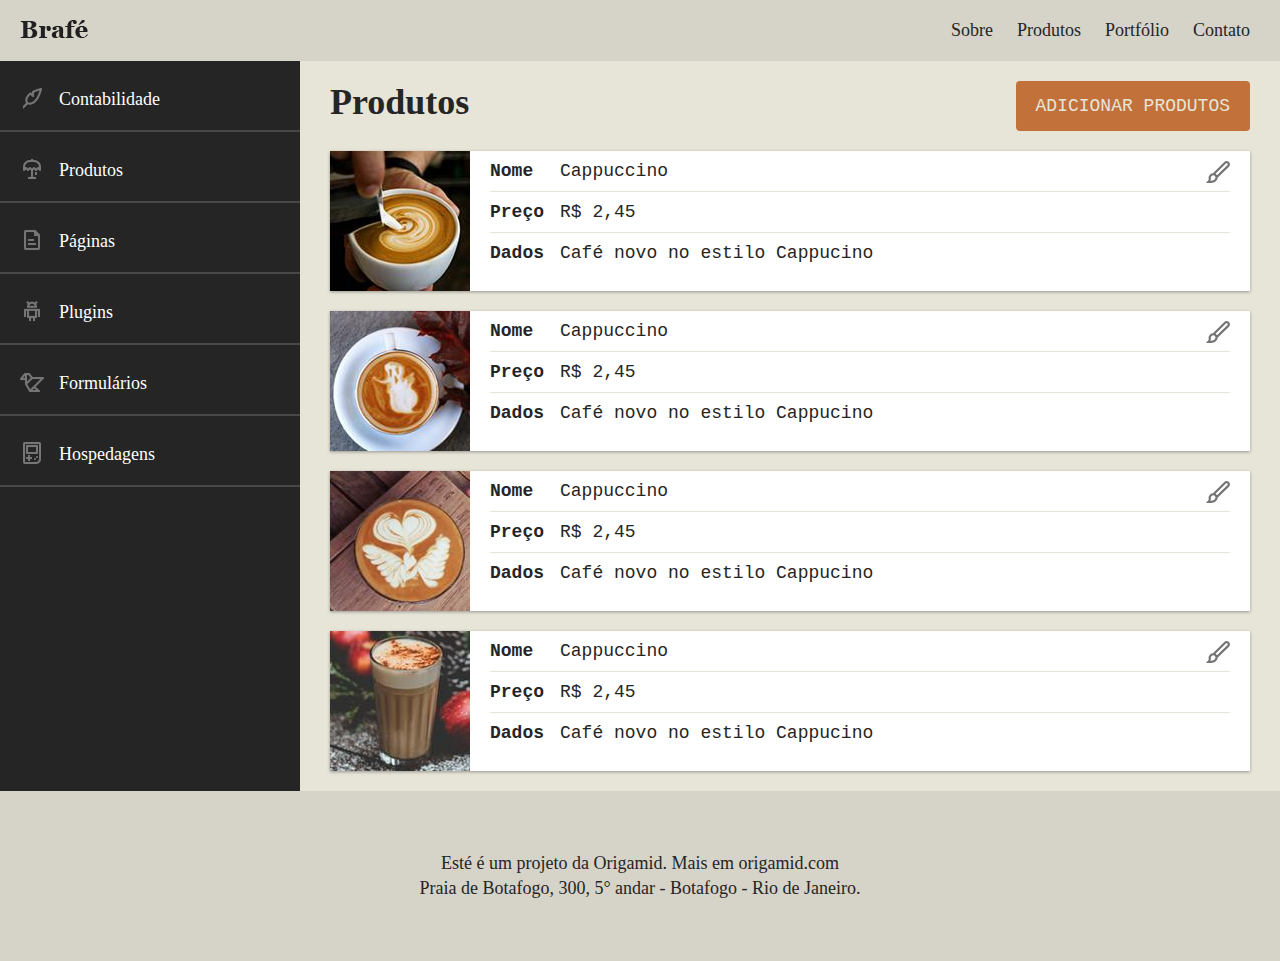
<file: Projetos/Portfólio/Brafé-1-PURO/index.html>
<!DOCTYPE html>
<html>

<head>
  <title>BRAFÉ-3</title>
  <meta charset=" utf-8">
  <meta name="viewport" content="width=device-width, initial-scale=1, shrink-to-fit=no">
  <link rel="stylesheet" type=" text/css" href="css/style.css">
</head>

<body>
  <header class="header">
    <a class="header-logo" href="#">
      <img src="img/brafe.png" alt="brafé">
    </a>
    <nav class="header-menu">
      <ul>
        <li><a href="#">Sobre</a></li>
        <li><a href="#">Produtos</a></li>
        <li><a href="#">Portfólio</a></li>
        <li><a href="#">Contato</a></li>
      </ul>
    </nav>
  </header>

  <main class="main-container">
    <nav class="side-nav">
      <ul>
        <li><a class="nav-contabilidade" href="#">Contabilidade</a></li>
        <li><a class="nav-produtos" href="#">Produtos</a></li>
        <li><a class="nav-paginas" href="#">Páginas</a></li>
        <li><a class="nav-plugins" href="#">Plugins</a></li>
        <li><a class="nav-formularios" href="#">Formulários</a></li>
        <li><a class="nav-hospedagens" href="#">Hospedagens</a></li>
      </ul>
    </nav>

    <section class="produtos">
      <header>
        <h1>Produtos</h1>
        <a class="adicionar-produtos" href="#">Adicionar Produtos</a>
      </header>

      <ul>
        <li class="produtos-item">
          <img src="img/cafe-1.jpg" alt="café-1">
          <ul>
            <li><span>Nome</span>Cappuccino</li>
            <li><span>Preço</span>R$ 2,45</li>
            <li><span>Dados</span>Café novo no estilo Cappucino</li>

          </ul>
          <a href="#">Editar</a>
        </li>

        <li class="produtos-item">
          <img src="img/cafe-2.jpg" alt="café-1">
          <ul>
            <li><span>Nome</span>Cappuccino</li>
            <li><span>Preço</span>R$ 2,45</li>
            <li><span>Dados</span>Café novo no estilo Cappucino</li>

          </ul>
          <a href="#">Editar</a>
        </li>

        <li class="produtos-item">
          <img src="img/cafe-3.jpg" alt="café-1">
          <ul>
            <li><span>Nome</span>Cappuccino</li>
            <li><span>Preço</span>R$ 2,45</li>
            <li><span>Dados</span>Café novo no estilo Cappucino</li>

          </ul>
          <a href="#">Editar</a>
        </li>

        <li class="produtos-item">
          <img src="img/cafe-4.jpg" alt="café-1">
          <ul>
            <li><span>Nome</span>Cappuccino</li>
            <li><span>Preço</span>R$ 2,45</li>
            <li><span>Dados</span>Café novo no estilo Cappucino</li>

          </ul>
          <a href="#">Editar</a>
        </li>
      </ul>
    </section>
  </main>

  <footer class="footer">
    <p> Esté é um projeto da Origamid. Mais em origamid.com </p>
    <p>Praia de Botafogo, 300, 5° andar - Botafogo - Rio de Janeiro.</p>
  </footer>
</body>

</html>
</file>
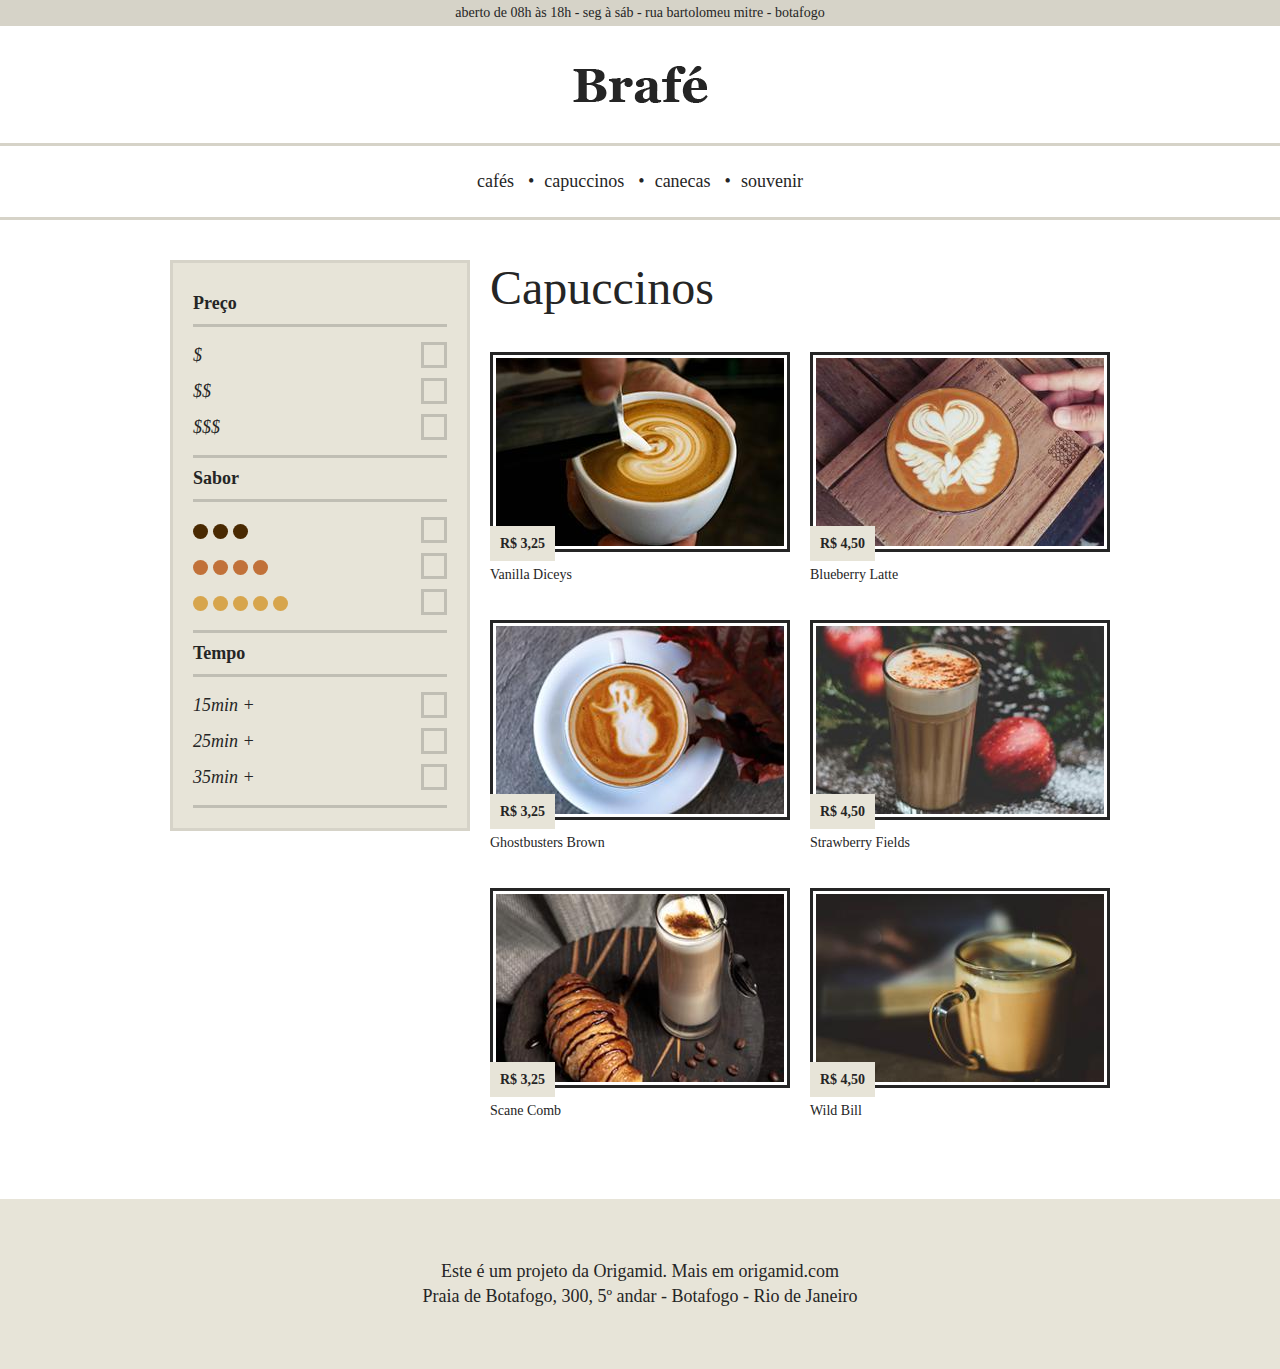
<file: Projetos/Portfólio/Brafé-2-FLEXBOX/index.html>
<!DOCTYPE html>
<html>

<head>
	<title>Brafé 2</title>
	<meta charset="utf-8">
	<meta name="viewport" content="width=device-width, initial-scale=1, shrink-to-fit=no">
	<link rel="stylesheet" type="text/css" href="css/flex.css">
	<link rel="stylesheet" type="text/css" href="css/style.css">
</head>

<body>

	<header>
		<div class="header-informacoes">
			<p>aberto de 08h às 18h - seg à sáb - rua bartolomeu mitre - botafogo</p>
		</div>
		<a class="header-logo" href="index.html">
			<img src="img/brafe.png" alt="Brafé">
		</a>
		<nav class="header-menu">
			<ul>
				<li><a href="#">cafés</a></li>
				<li><a href="#">capuccinos</a></li>
				<li><a href="#">canecas</a></li>
				<li><a href="#">souvenir</a></li>
			</ul>
		</nav>
	</header>

	<div class="flex">
		<nav class="filtro flex-item-4">
			<h2>Preço</h2>
			<ul>
				<li>$</li>
				<li>$$</li>
				<li>$$$</li>
			</ul>
			<h2>Sabor</h2>
			<ul class="sabor">
				<li><span class="sabor-3">Marrom</span></li>
				<li><span class="sabor-4">Laranja</span></li>
				<li><span class="sabor-5">Amarelo</span></li>
			</ul>
			<h2>Tempo</h2>
			<ul>
				<li>15min +</li>
				<li>25min +</li>
				<li>35min +</li>
			</ul>
		</nav>

		<section class="produtos flex-item-8">
			<h1>Capuccinos</h1>
			<ul class="flex-row">
				<li class="flex-item-6">
					<img src="img/cafe-1.jpg" alt="Café 1">
					<span>R$ 3,25</span>
					<h2>Vanilla Diceys</h2>
				</li>

				<li class="flex-item-6">
					<img src="img/cafe-2.jpg" alt="Café 1">
					<span>R$ 4,50</span>
					<h2>Blueberry Latte</h2>
				</li>

				<li class="flex-item-6">
					<img src="img/cafe-3.jpg" alt="Café 1">
					<span>R$ 3,25</span>
					<h2>Ghostbusters Brown</h2>
				</li>

				<li class="flex-item-6">
					<img src="img/cafe-4.jpg" alt="Café 1">
					<span>R$ 4,50</span>
					<h2>Strawberry Fields</h2>
				</li>

				<li class="flex-item-6">
					<img src="img/cafe-5.jpg" alt="Café 1">
					<span>R$ 3,25</span>
					<h2>Scane Comb</h2>
				</li>

				<li class="flex-item-6">
					<img src="img/cafe-6.jpg" alt="Café 1">
					<span>R$ 4,50</span>
					<h2>Wild Bill</h2>
				</li>
			</ul>
		</section>
	</div>

	<footer class="footer">
		<p>Este é um projeto da Origamid. Mais em origamid.com</p>
		<p>Praia de Botafogo, 300, 5º andar - Botafogo - Rio de Janeiro</p>
	</footer>

</body>

</html>
</file>
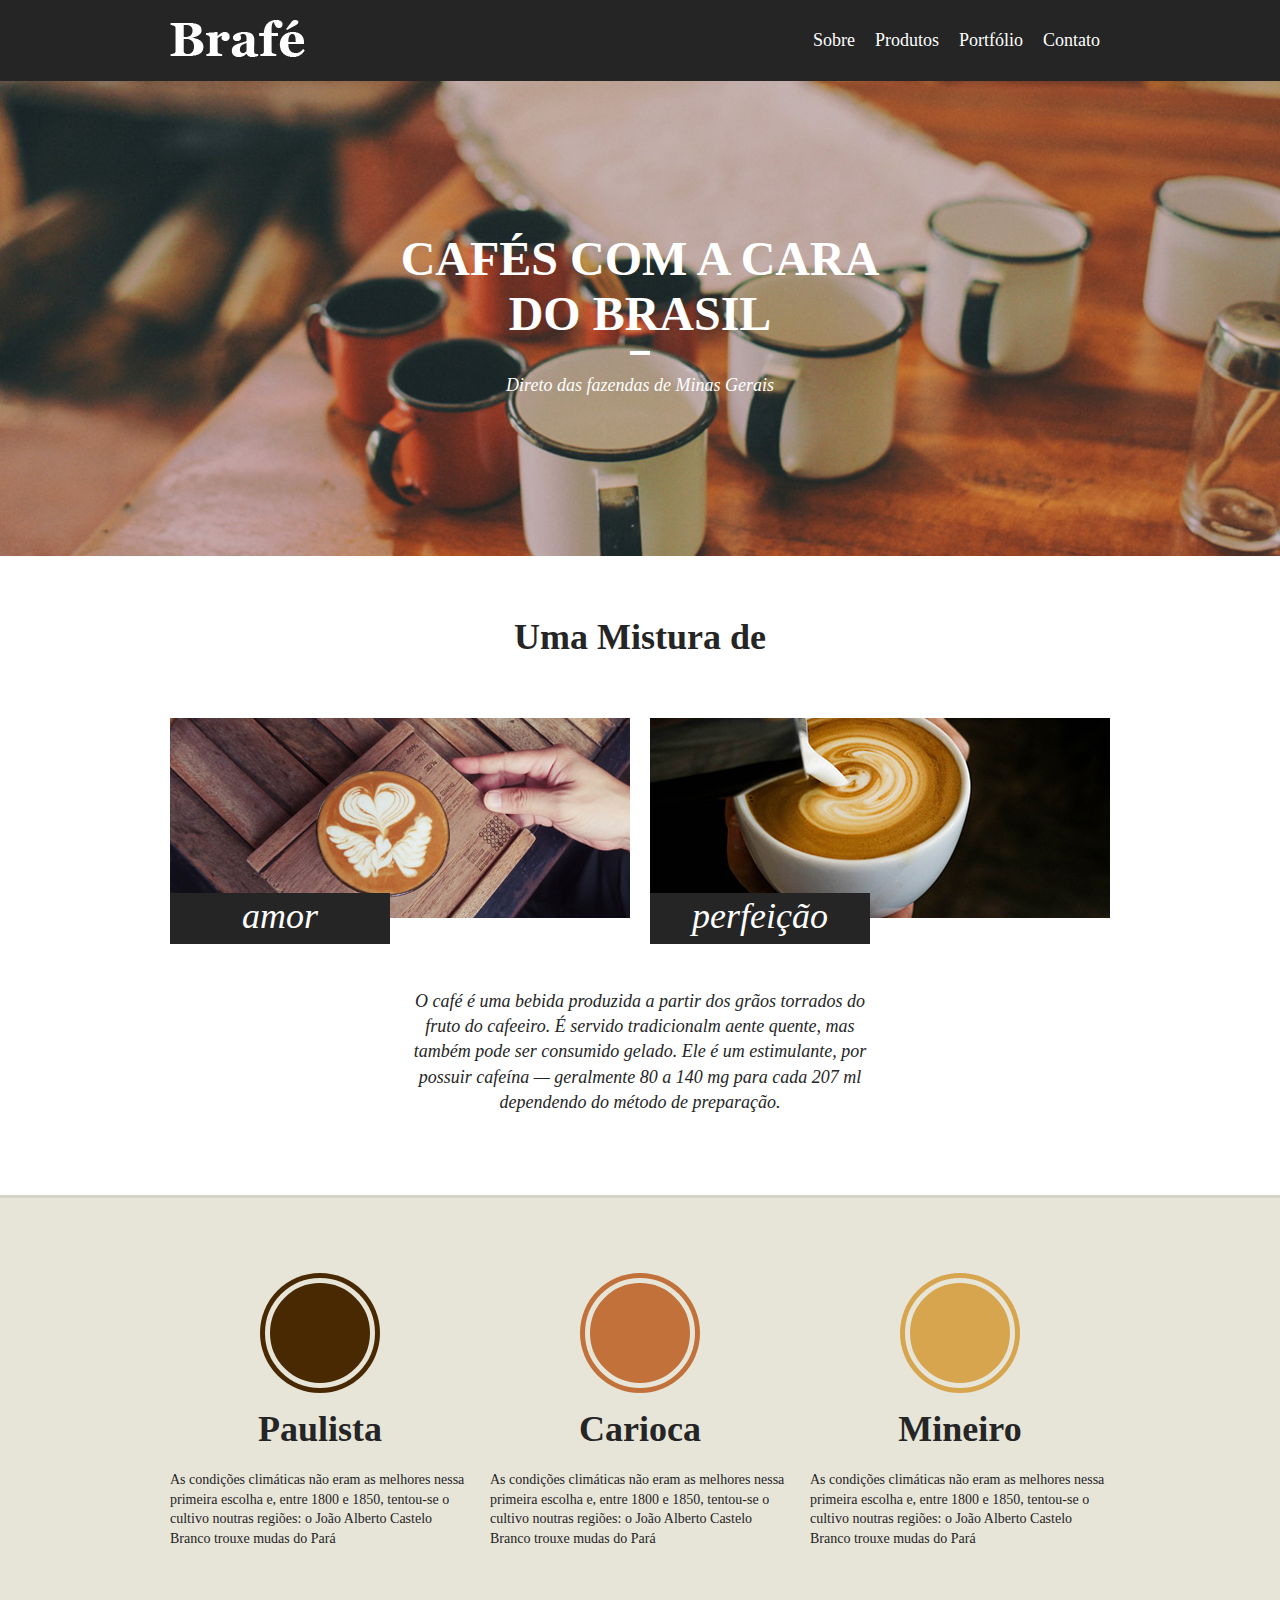
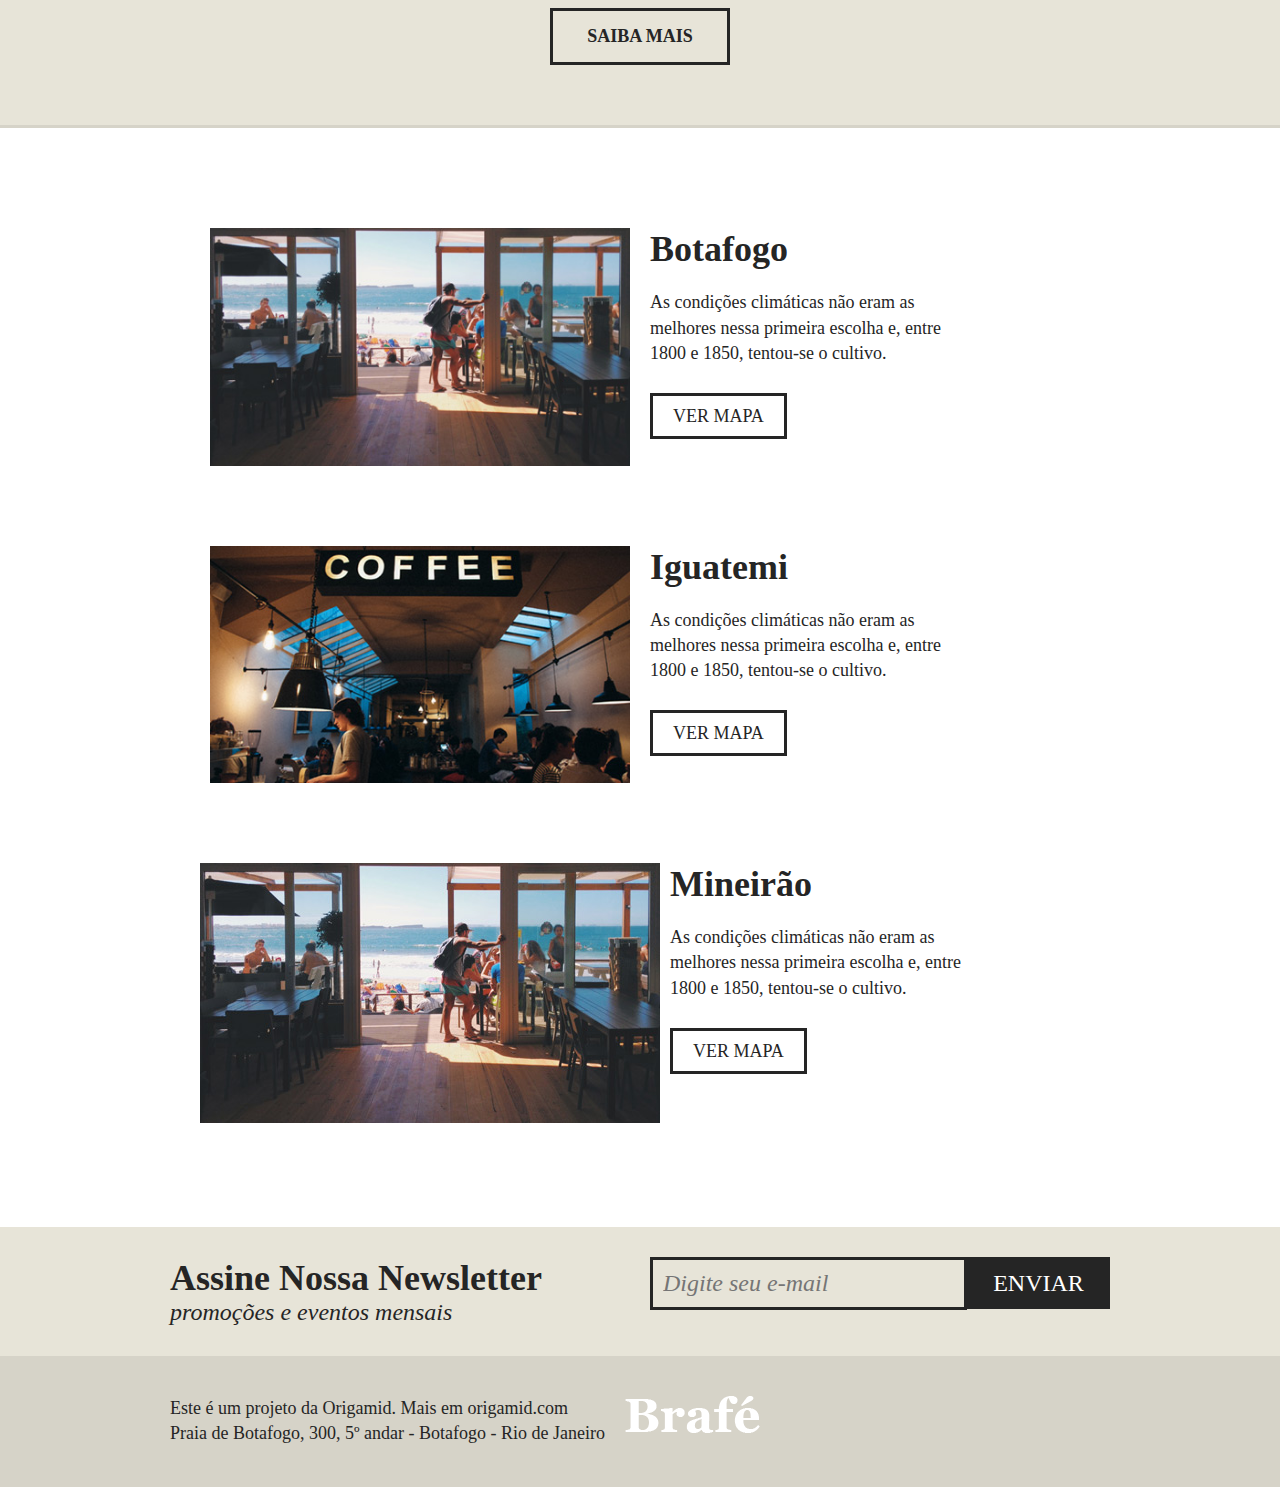
<file: Projetos/Portfólio/Brafé-FLEXBOX/index.html>
<!DOCTYPE html>
<html>

<head>
	<title>Brafé 1</title>
	<meta charset="utf-8">
	<meta name="viewport" content="width=device-width, initial-scale=1, shrink-to-fit=no">
	<link rel="stylesheet" type="text/css" href="css/style.css">
</head>

<body>

	<header class="menu">
		<div class="container">
			<a class="menu-logo" href="#"><img src="img/brafe.png" alt="Brafé"></a>
			<nav class="menu-nav">
				<ul>
					<li><a href="#">Sobre</a></li>
					<li><a href="#">Produtos</a></li>
					<li><a href="#">Portfólio</a></li>
					<li><a href="#">Contato</a></li>
				</ul>
			</nav>
		</div>
	</header>

	<main class="intro">
		<h1>Cafés com a cara<br>do Brasil</h1>
		<p>Direto das fazendas de Minas Gerais</p>
	</main>

	<section class="sobre">
		<h2>Uma Mistura de</h2>
		<div class="container">
			<div class="sobre-item">
				<img src="img/cafe-1.jpg">
				<h3>amor</h3>
			</div>
			<div class="sobre-item">
				<img src="img/cafe-2.jpg">
				<h3>perfeição</h3>
			</div>
		</div>
		<p>O café é uma bebida produzida a partir dos grãos torrados do fruto do cafeeiro. É servido tradicionalm
			aente quente, mas também pode ser consumido gelado. Ele é um estimulante, por possuir cafeína — geralmente 80 a 140 mg para cada 207 ml dependendo do método de preparação.</p>
	</section>

	<section class="produtos">
		<div class="container">
			<div class="produtos-item">
				<h2 class="produtos-paulista">Paulista</h2>
				<p>As condições climáticas não eram as melhores nessa primeira escolha e, entre 1800 e 1850, tentou-se o cultivo noutras regiões: o João Alberto Castelo Branco trouxe mudas do Pará</p>
			</div>
			<div class="produtos-item">
				<h2 class="produtos-carioca">Carioca</h2>
				<p>As condições climáticas não eram as melhores nessa primeira escolha e, entre 1800 e 1850, tentou-se o cultivo noutras regiões: o João Alberto Castelo Branco trouxe mudas do Pará</p>
			</div>
			<div class="produtos-item">
				<h2 class="produtos-mineiro">Mineiro</h2>
				<p>As condições climáticas não eram as melhores nessa primeira escolha e, entre 1800 e 1850, tentou-se o cultivo noutras regiões: o João Alberto Castelo Branco trouxe mudas do Pará</p>
			</div>
		</div>
		<a class="produtos-btn" href="#">Saiba Mais</a>
	</section>

	<section class="locais">
		<div class="locais-item container">
			<div class="locais-img">
				<img src="img/botafogo.jpg" alt="Brafé unidade Botafogo">
			</div>
			<div class="locais-info">
				<h2>Botafogo</h2>
				<p>As condições climáticas não eram as melhores nessa primeira escolha e, entre 1800 e 1850, tentou-se o cultivo.</p>
				<a href="#">Ver Mapa</a>
			</div>
		</div>

		<div class="locais-item container">
			<div class="locais-img">
				<img src="img/iguatemi.jpg" alt="Brafé unidade Iguatemi">
			</div>
			<div class="locais-info">
				<h2>Iguatemi</h2>
				<p>As condições climáticas não eram as melhores nessa primeira escolha e, entre 1800 e 1850, tentou-se o cultivo.</p>
				<a href="#">Ver Mapa</a>
			</div>
		</div>

		<div class="locais-item container">
			<div>
				<img src="img/botafogo.jpg" alt="Brafé unidade Mineirão">
			</div>
			<div class="locais-info">
				<h2>Mineirão</h2>
				<p>As condições climáticas não eram as melhores nessa primeira escolha e, entre 1800 e 1850, tentou-se o cultivo.</p>
				<a href="#">Ver Mapa</a>
			</div>
		</div>

	</section>

	<section class="assine">
		<div class="container">
			<div class="assine-info">
				<h2>Assine Nossa Newsletter</h2>
				<p>promoções e eventos mensais</p>
			</div>
			<form>
				<label>E-mail</label>
				<input type="text" placeholder="Digite seu e-mail">
				<button type="submit">Enviar</button>
			</form>
		</div>
	</section>

	<footer class="footer">
		<div class="container">
			<p>Este é um projeto da Origamid. Mais em origamid.com<br>Praia de Botafogo, 300, 5º andar - Botafogo - Rio de Janeiro</p>
			<div class="footer-img">
				<img src="img/brafe.png" alt="Brafé">
			</div>
		</div>
	</footer>

</body>

</html>
</file>
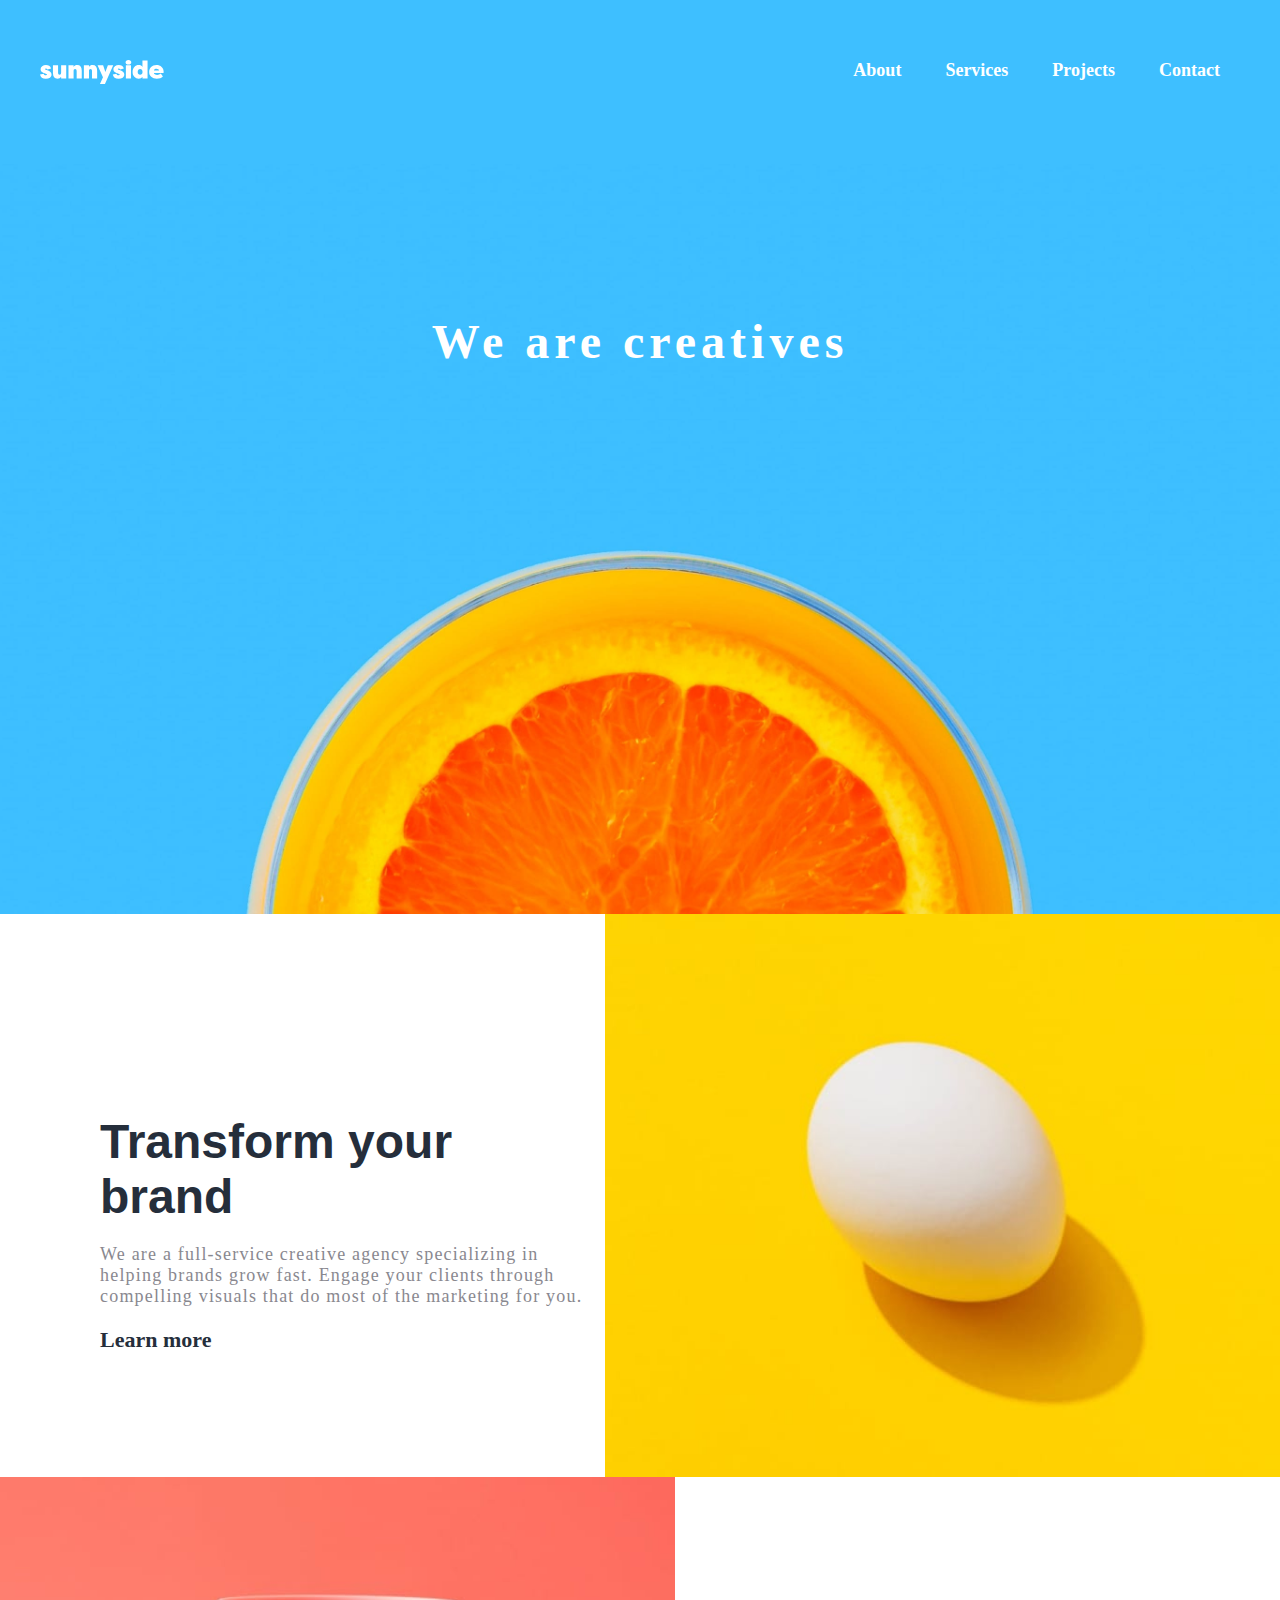
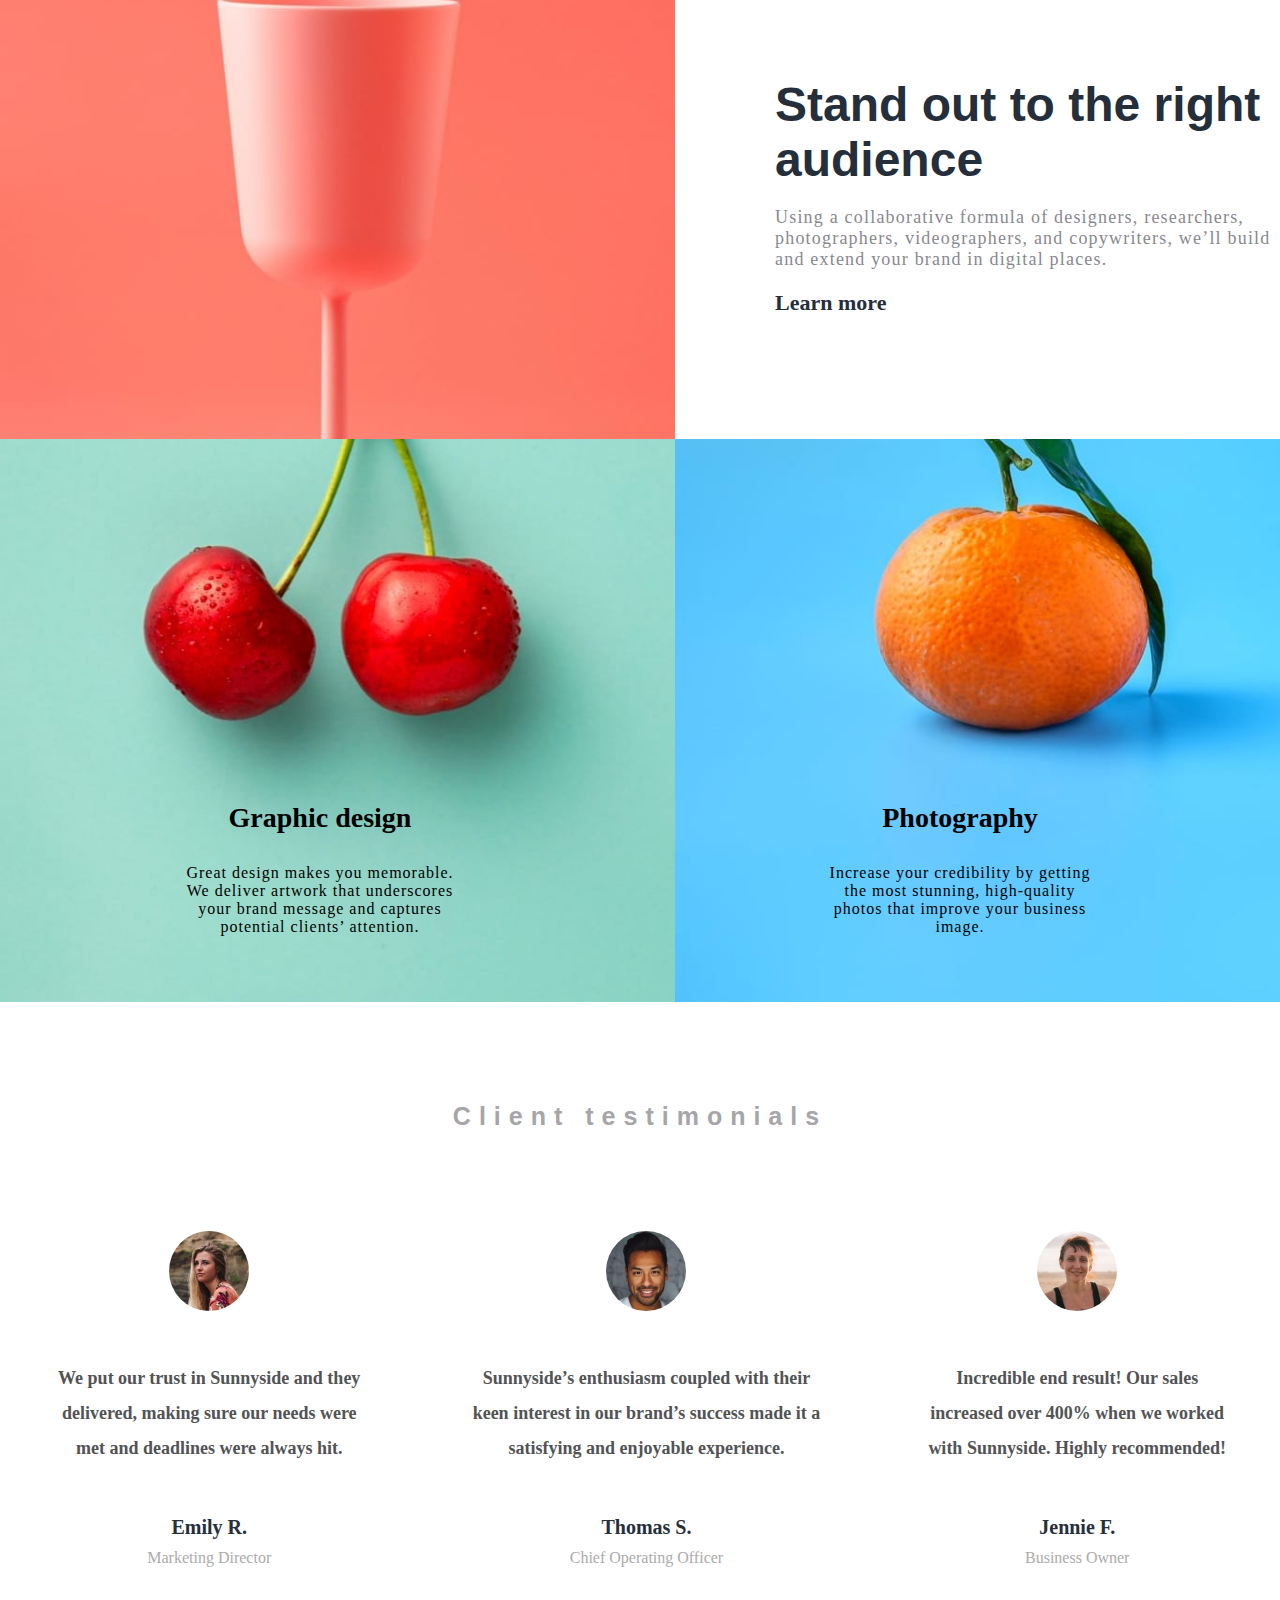
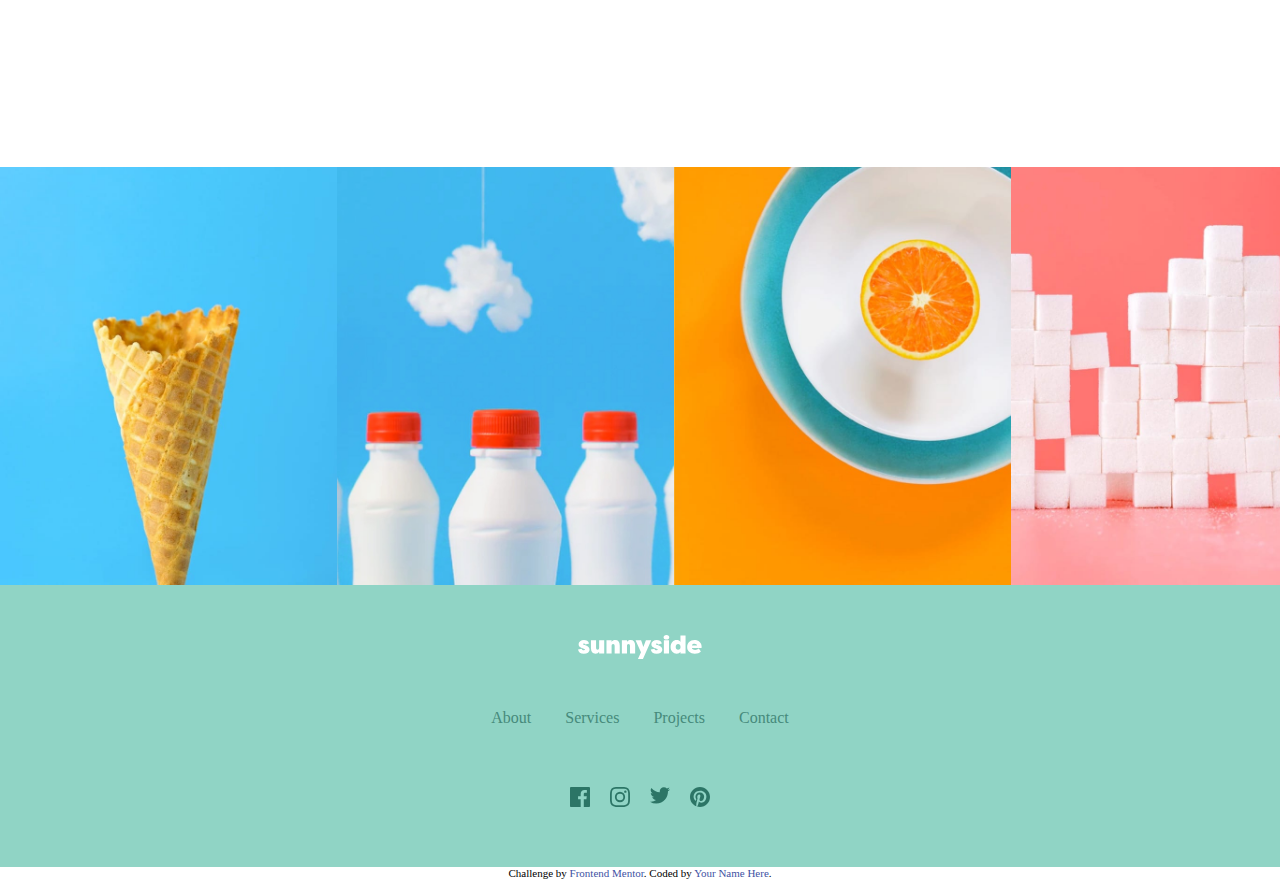
<file: Projetos/Site full JS/Site Treino/index.html>
<!DOCTYPE html>
<html lang="en">

<head>
  <meta charset="UTF-8">
  <meta name="viewport" content="width=device-width, initial-scale=1.0"> <!-- displays site properly based on user's device -->

  <link rel="icon" type="image/png" sizes="32x32" href="./images/favicon-32x32.png">
  <link rel="stylesheet" href="css/styles.css">

  <title>Frontend Mentor | Sunnyside agency landing page</title>

  <!-- Feel free to remove these styles or customise in your own stylesheet 👍 -->

</head>

<body>

  <section class="header-menu">
    <div class="container-menu">
      <div class="logo-menu">
        <img src="images/logo.svg" alt="logo">
      </div>
      <div class="menu-list">
        <ul>
          <li><a href="#">About</a></li>
          <li><a href="#">Services</a></li>
          <li><a href="#">Projects</a></li>
          <li><a href="#">Contact</a></li>
        </ul>
      </div>
    </div>
  </section>

  <section class="banner-menu">
    <div class="container-menubg">
      <div>
        <h1>We are creatives</h1>
      </div>
    </div>
  </section>

  <section>
    <div class="container-informativo-01">
      <div class="informativo-01">
        <h1>Transform your<br> brand</h1>
        <p>We are a full-service creative agency specializing in helping brands grow fast.
          Engage your clients through compelling visuals that do most of the marketing for you.</p>
        <a href="#">Learn more</a>
      </div>
      <div>
        <img src="images/desktop/image-transform.jpg" alt="">
      </div>
    </div>
  </section>




  <section>
    <div class="container-informativo-02">
      <div>
        <img src="images/desktop/image-stand-out.jpg" alt="">
      </div>
      <div class="informativo-02">
        <h1>Stand out to the right audience</h1>
        <p>Using a collaborative formula of designers, researchers, photographers, videographers, and copywriters, we’ll build and extend your brand in digital places.</p>
        <a href="#">Learn more</a>
      </div>

    </div>
  </section>

  <section>
    <div class="container-images">
      <div><img src="images/desktop/image-graphic-design.jpg" alt=""></div>
      <div><img src="images/desktop/image-photography.jpg" alt=""></div>
    </div>
    <div class="container-informativo-03">

      <div>
        <h1>Graphic design</h1>
        <p>Great design makes you memorable. We deliver artwork that underscores your brand message and captures potential clients’ attention.</p>
      </div>

      <div>
        <h1>Photography</h1>
        <p>Increase your credibility by getting the most stunning, high-quality photos that improve your business image.</p>
      </div>
    </div>
  </section>

  <section>
    <div class="container-full-client">
      <h1>Client testimonials</h1>
      <div class="container-client">

        <div>
          <img src="images/image-emily.jpg" alt="">
          <p class="paragrafo-cliente">We put our trust in Sunnyside and they delivered, making sure our needs were met and deadlines were always hit.</p>
          <p class="paragrafo-name">Emily R.</p>
          <p class="paragrafo-profissao">Marketing Director</p>
        </div>

        <div>
          <img src="images/image-thomas.jpg" alt="">
          <p class="paragrafo-cliente">Sunnyside’s enthusiasm coupled with their keen interest in our brand’s success made it a satisfying and enjoyable experience.</p>
          <p class="paragrafo-name">Thomas S.</p>
          <p class="paragrafo-profissao">Chief Operating Officer</p>
        </div>

        <div>
          <img src="images/image-jennie.jpg" alt="">
          <p class="paragrafo-cliente">Incredible end result! Our sales increased over 400% when we worked with Sunnyside. Highly recommended!</p>
          <p class="paragrafo-name">Jennie F.</p>
          <p class="paragrafo-profissao">Business Owner</p>
        </div>
      </div>
    </div>
  </section>

  <section>
    <div class="container-galery">

      <div><img src="images/desktop/image-gallery-cone.jpg" alt=""></div>
      <div><img src="images/desktop/image-gallery-milkbottles.jpg" alt=""></div>
      <div><img src="images/desktop/image-gallery-orange.jpg" alt=""></div>
      <div><img src="images/desktop/image-gallery-sugarcubes.jpg" alt=""></div>

    </div>
  </section>

  <footer>
    <div class="container-footer">
      <div><img src="images/logo.svg" alt=""></div>
      <div class="menu-list-footer">
        <ul>
          <li><a href="#">About</a></li>
          <li><a href="#">Services</a></li>
          <li><a href="#">Projects</a></li>
          <li><a href="#">Contact</a></li>
        </ul>
      </div>
      <div class="redes-sociais">
        <div><img src="images/icon-facebook.svg" alt=""></div>
        <div><img src="images/icon-instagram.svg" alt=""></div>
        <div><img src="images/icon-twitter.svg" alt=""></div>
        <div><img src="images/icon-pinterest.svg" alt=""></div>
      </div>
    </div>
  </footer>





  <div class="attribution">
    Challenge by <a href="https://www.frontendmentor.io?ref=challenge" target="_blank">Frontend Mentor</a>.
    Coded by <a href="#">Your Name Here</a>.
  </div>
</body>

</html>
</file>
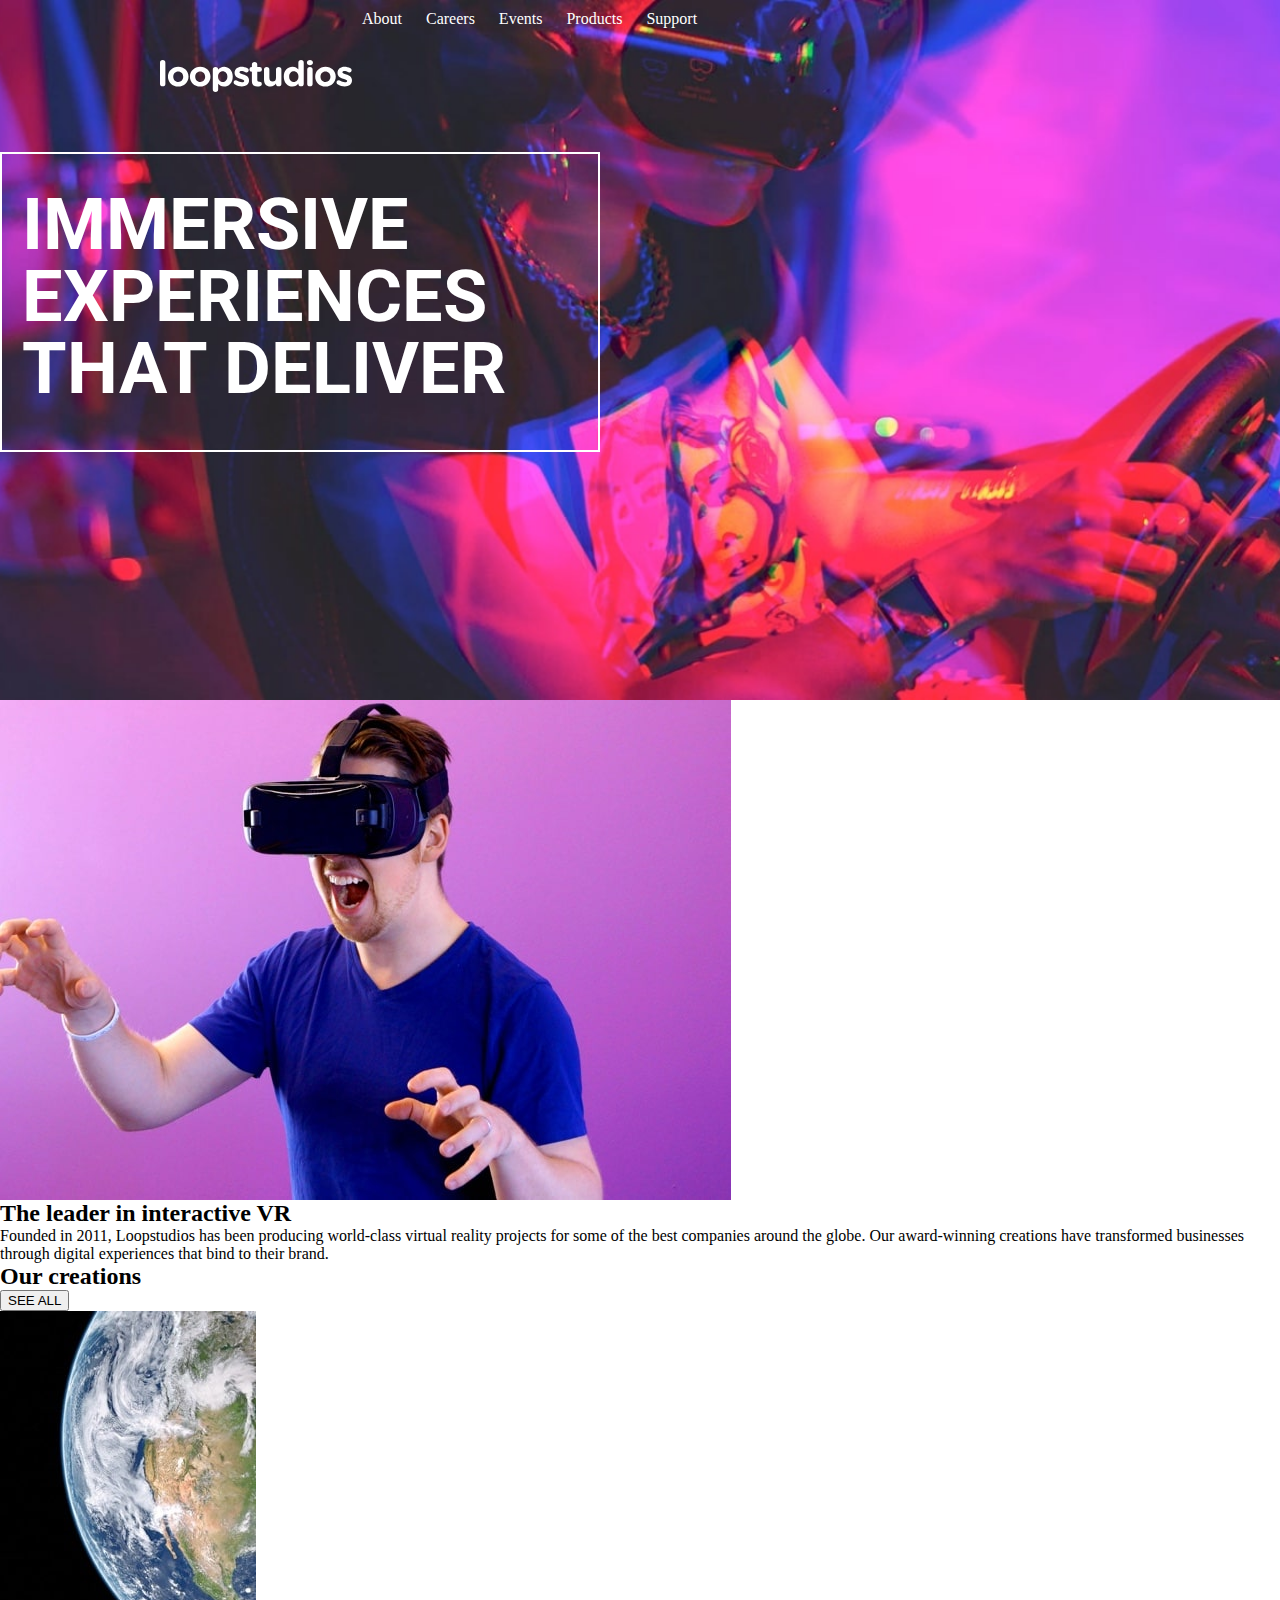
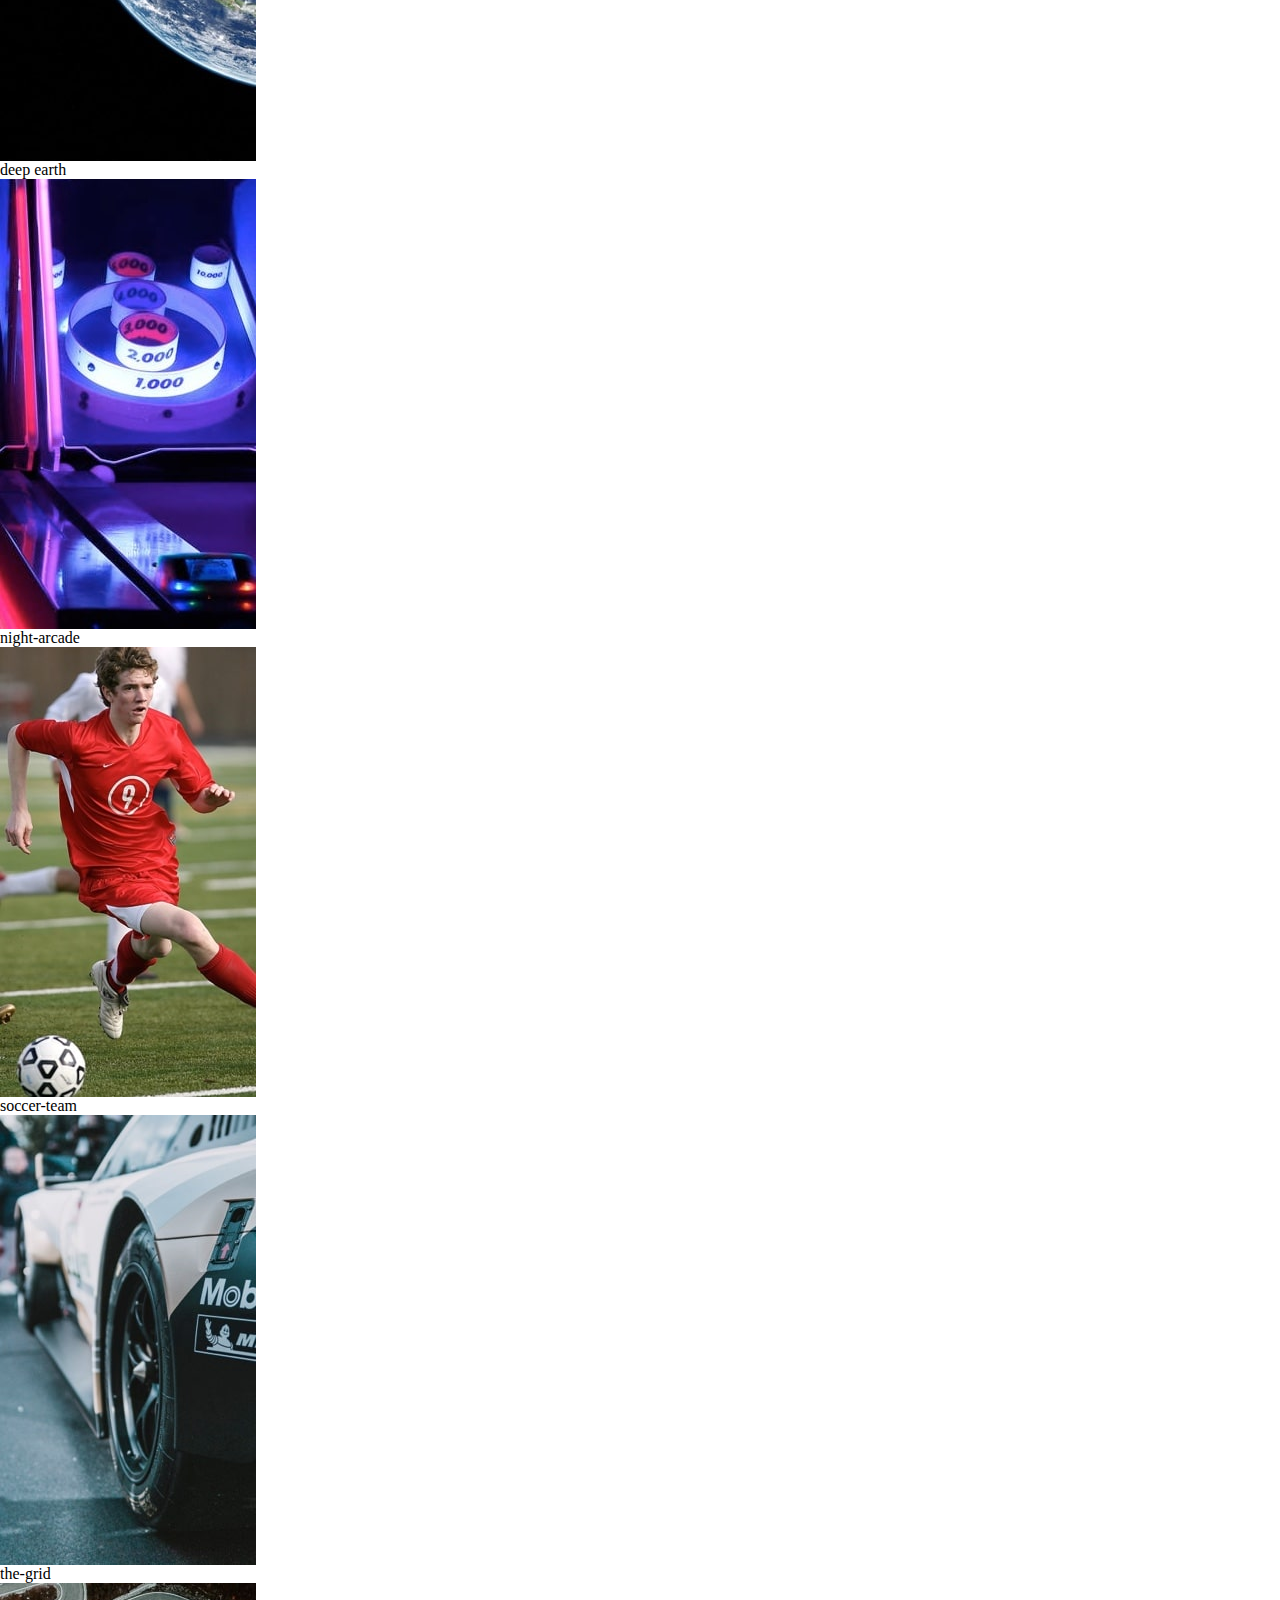
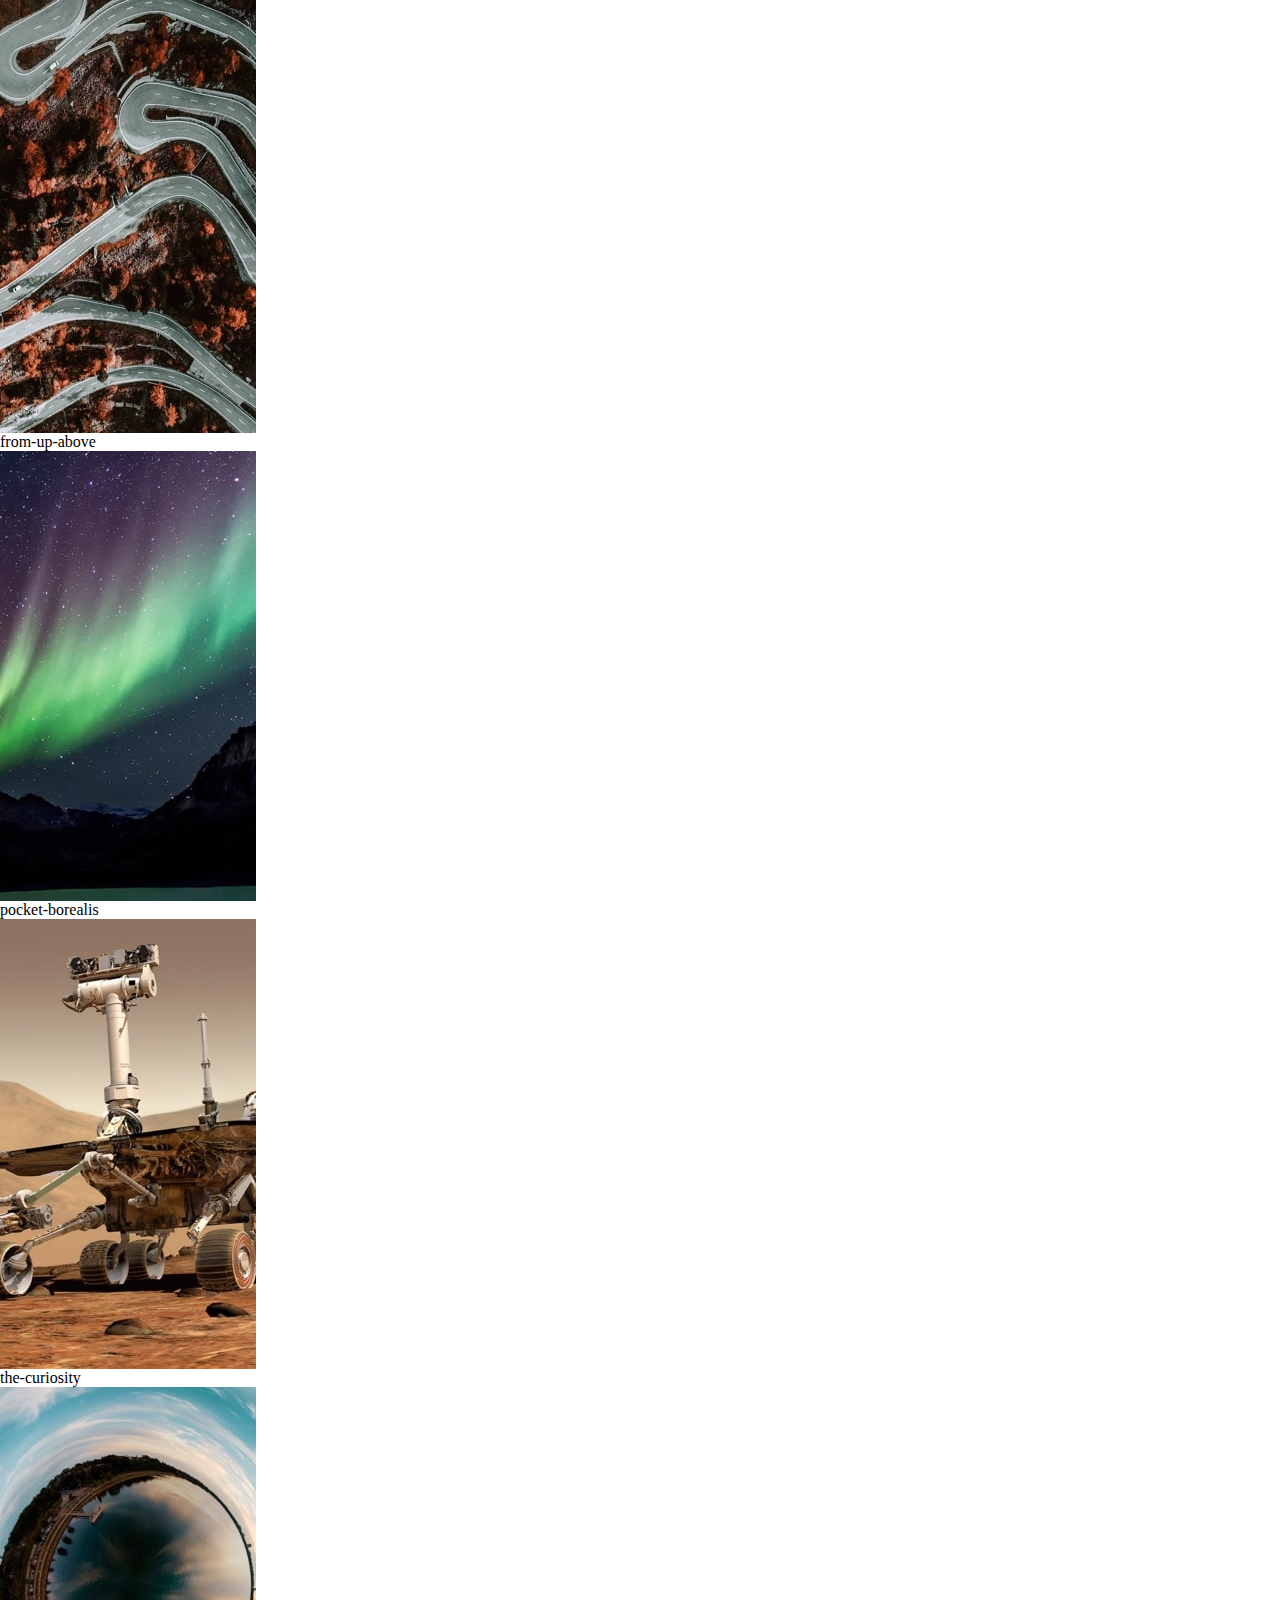
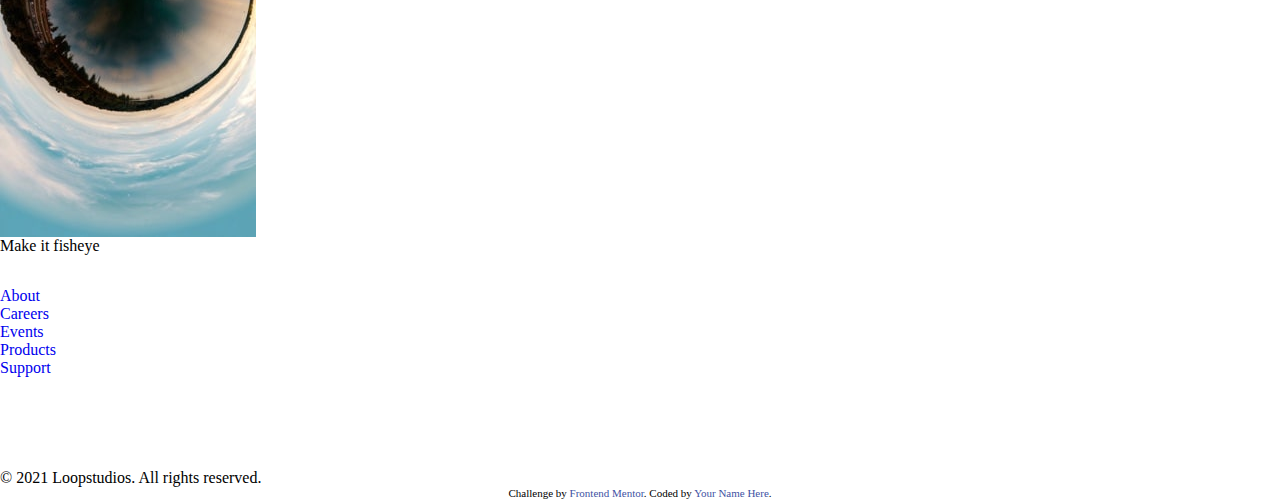
<file: Projetos/Treinando  SITES/1º/loopstudios-landing-page-main/loopstudios-landing-page-main/index.html>
<!DOCTYPE html>
<html lang="en">

<head>
  <title>Frontend Mentor | Loopstudios landing page</title>
  <meta charset="UTF-8">
  <meta name="viewport" content="width=device-width, initial-scale=1.0"> <!-- displays site properly based on user's device -->
  <link rel="preconnect" href="https://fonts.gstatic.com">
  <link href="https://fonts.googleapis.com/css2?family=Roboto:ital,wght@0,100;1,100&display=swap" rel="stylesheet">
  <link rel="icon" type="image/png" sizes="32x32" href="./images/favicon-32x32.png">
  <link rel="stylesheet" href="css/style.css">


  <!-- Feel free to remove these styles or customise in your own stylesheet 👍 -->

</head>

<body>
  <div class="superinfo-bg">
    <div class="container">
      <div class="superinfo-logo">
        <img src="images/logo.svg" alt="icone logo">
      </div>
      <ul>
        <li> <a href="#">About</a></li>
        <li> <a href="#">Careers</a></li>
        <li> <a href="#">Events</a></li>
        <li> <a href="#">Products</a></li>
        <li> <a href="#">Support</a></li>
      </ul>
    </div>
    <div class="titulo">
      <h1>Immersive<br>experiences<br>that deliver</h1>
    </div>
  </div>

  <section>
    <div>
      <img src="images/desktop/image-interactive.jpg" alt="">
    </div>
    <div>
      <h2>The leader in interactive VR</h2>
      <p>Founded in 2011, Loopstudios has been producing world-class virtual reality
        projects for some of the best companies around the globe. Our award-winning
        creations have transformed businesses through digital experiences that bind
        to their brand.</p>
    </div>
  </section>

  <section>
    <div>
      <h2>Our creations</h2>
      <button>SEE ALL</button>
    </div>
    <div class="our-creations">
      <div>
        <img src="images/desktop/image-deep-earth.jpg" alt="image-deep-earth">
        <p>deep earth</p>
      </div>

      <div>
        <img src="images/desktop/image-night-arcade.jpg" alt="night-arcade">
        <p>night-arcade</p>
      </div>

      <div>
        <img src="images/desktop/image-soccer-team.jpg" alt="soccer-team">
        <p>soccer-team</p>
      </div>

      <div>
        <img src="images/desktop/image-grid.jpg" alt="image-grid">
        <p>the-grid</p>
      </div>

      <div>
        <img src="images/desktop/image-from-above.jpg" alt="from-above">
        <p>from-up-above</p>
      </div>

      <div>
        <img src="images/desktop/image-pocket-borealis.jpg" alt="pocket-borealis">
        <p>pocket-borealis</p>
      </div>

      <div>
        <img src="images/desktop/image-curiosity.jpg" alt="image-curiosity">
        <p>the-curiosity</p>
      </div>

      <div>
        <img src="images/desktop/image-fisheye.jpg" alt="image-fisheye">
        <p>Make it fisheye</p>
      </div>

    </div>

  </section>

  <footer>
    <div>
      <img src="images/logo.svg" alt="">
    </div>
    <ul>
      <li> <a href="#">About</a></li>
      <li> <a href="#">Careers</a></li>
      <li> <a href="#">Events</a></li>
      <li> <a href="#">Products</a></li>
      <li> <a href="#">Support</a></li>
    </ul>
    <div>
      <a href="#"><img src="images/icon-facebook.svg" alt="facebook"></a>
    </div>

    <div>
      <a href="#"><img src="images/icon-twitter.svg" alt="ticon-twitter.svg"></a>
    </div>

    <div>
      <a href="#"><img src="images/icon-pinterest.svg" alt="picon-pinterest.svg"></a>
    </div>

    <div>
      <a href="#"><img src="images/icon-instagram.svg" alt="insicon-instagram.svg"></a>
    </div>

    <p>© 2021 Loopstudios. All rights reserved.</p>
  </footer>




  <div class="attribution">
    Challenge by <a href="https://www.frontendmentor.io?ref=challenge" target="_blank">Frontend Mentor</a>.
    Coded by <a href="#">Your Name Here</a>.
  </div>
</body>

</html>
</file>
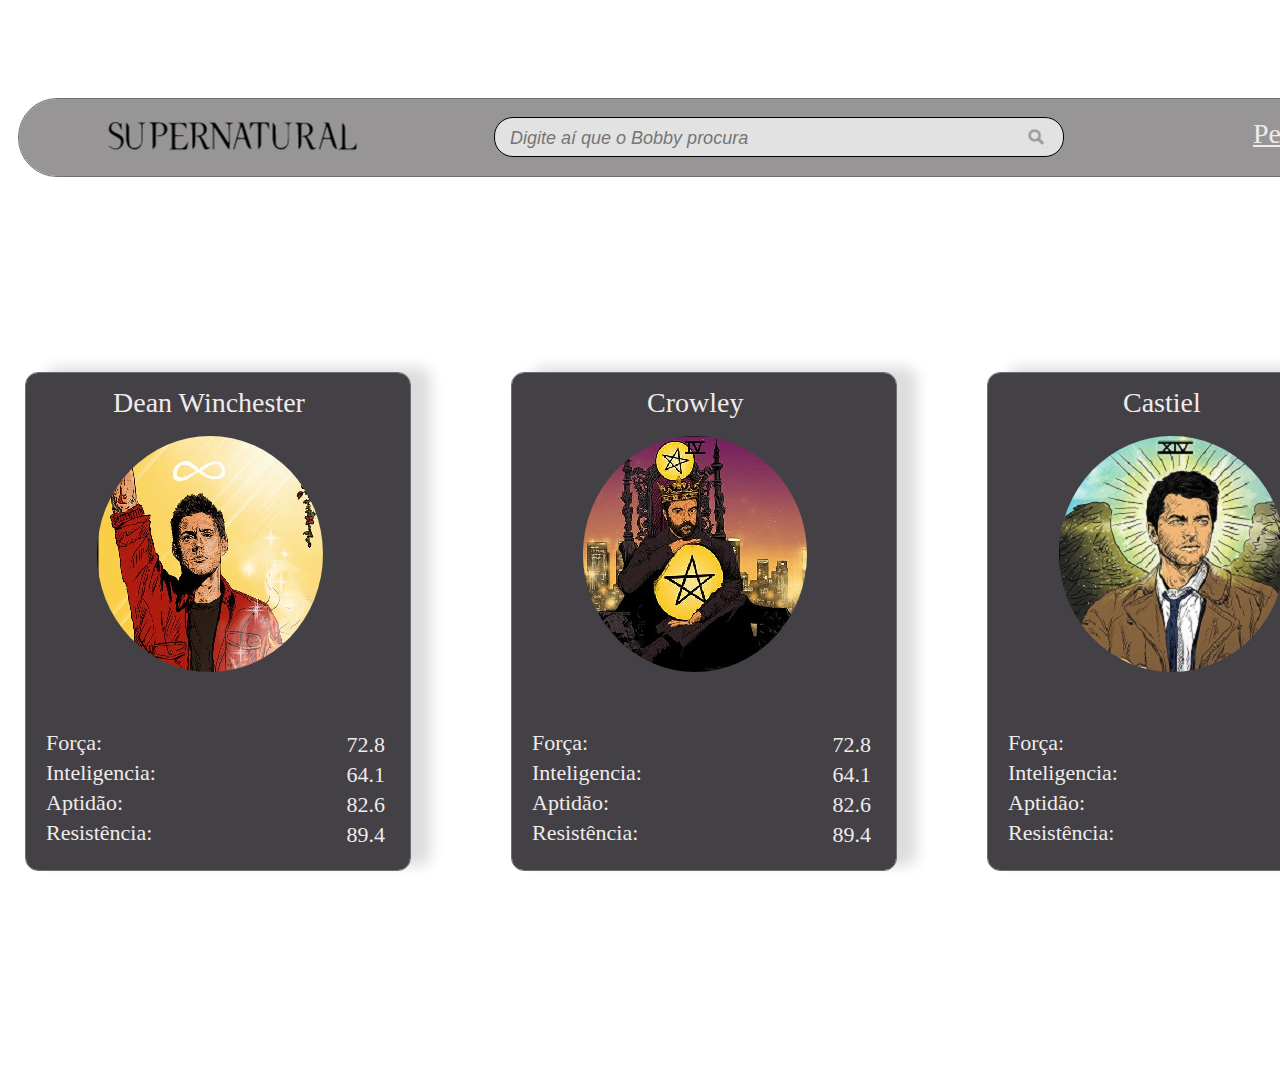
<file: Projeito I/ITALO/projeto.html>
<!DOCTYPE html>
<html lang="pt-br">

<head>
  <meta charset="utf-8">
  <title>Sobrenatural</title>
  <link rel="stylesheet" href="../ITALO/css/italo.css">
  <link rel="stylesheet" href="../ITALO/css/grid.css">
</head>

<body>

  <header class=" header grid-19">
    <div class="img_logo">
      <img src="img/logo.png" alt="Supernatural">
    </div>

    <div>
      <nav class="header_menu">
        <ul class="arsenal">
          <li><a href="personagens.html">Personagens</a></li>
          <li><a href="armas.html">Armas</a></li>
          <li><a href="criaturas.html">Criaturas</a></li>
        </ul>
      </nav>

      <div id="divBusca">
        <input type="text" id="txtBusca" placeholder="Digite aí que o Bobby procura" />
        <img src="img/lupa.png" id="btnBusca" alt="Buscar" />
      </div>

    </div>
  </header>

  <div class="grid-19">
    <section class="figurinha">
      <div>
        <h2 class="nome_personagem">Dean Winchester</h2>
        <div class="img_pesonagens">
          <img src="img/dean.png" alt="Dean Winchester">
        </div>
        <ul class="atributos">
          <li>Força:</li>
          <li>Inteligencia:</li>
          <li>Aptidão:</li>
          <li>Resistência:</li>
        </ul>
        <ul class="resultado_atributos">
          <li>72.8</li>
          <li>64.1</li>
          <li>82.6</li>
          <li>89.4</li>
        </ul>
      </div>
    </section>
    <section class="figurinha2">
      <div>
        <h2 class="nome_personagem2">Crowley</h2>
        <div class="img_pesonagens">
          <img src="img/crowley.png" alt="Crowley">
        </div>
        <ul class="atributos">
          <li>Força:</li>
          <li>Inteligencia:</li>
          <li>Aptidão:</li>
          <li>Resistência:</li>
        </ul>
        <ul class="resultado_atributos">
          <li>72.8</li>
          <li>64.1</li>
          <li>82.6</li>
          <li>89.4</li>
        </ul>
      </div>
    </section>
    <section class="figurinha3">
      <div>
        <h2 class="nome_personagem3">Castiel</h2>
        <div class="img_pesonagens">
          <img src="img/castiel.png" alt="Castiel">
        </div>
        <ul class="atributos">
          <li>Força:</li>
          <li>Inteligencia:</li>
          <li>Aptidão:</li>
          <li>Resistência:</li>
        </ul>
        <ul class="resultado_atributos">
          <li>94.2</li>
          <li>89.9</li>
          <li>96.2</li>
          <li>93.1</li>
        </ul>
      </div>
    </section>

    <section class="figurinha4">
      <div>
        <h2 class="nome_personagem4">Chuck</h2>
        <div class="img_pesonagens">
          <img src="img/chuck.png" alt="Chuck">
        </div>
        <ul class="atributos">
          <li>Força:</li>
          <li>Inteligencia:</li>
          <li>Aptidão:</li>
          <li>Resistência:</li>
        </ul>
        <ul class="resultado_atributos">
          <li>100</li>
          <li>100</li>
          <li>100</li>
          <li>100</li>
        </ul>
      </div>
    </section>


  </div>




</body>
</file>
<file: Projeto III/style.css>
.body {
  background: hsl(180, 52%, 96%);
}

.header {
  width: 1440px;
  background: hsl(180, 29%, 50%);
}

.primeira_fileira {
  border-radius: 10px;
  background: #fff;
  width: 1020px;
  height: 150px;
  margin-left: 170px;
  margin-top: 100px;
  margin-bottom: 40px;
  font-size: 14px;
  box-shadow: 10px 5px 5px rgb(172, 167, 167);
}

.borda {
  float: left;
  background: hsl(180, 29%, 50%);
  width: 5px;
  height: 150px;
  border-bottom-left-radius: 10px;
  border-top-left-radius: 10px;
}
.phot {
  color: hsl(180, 29%, 50%);
  float: right;
  margin-top: 20px;
  margin-right: 800px;
}
.new {
  font-size: 12px;
  font-weight: bold;
  padding: 3px 10px;
  background: hsl(180, 29%, 50%);
  float: right;
  margin-top: -102px;
  margin-right: 740px;
  color: #fff;
  border-radius: 25px;
}
.feat {
  font-size: 12px;
  font-weight: bold;
  padding: 3px 10px;
  float: right;
  margin-top: -102px;
  margin-right: 650px;
  color: #fff;
  background: hsl(180, 14%, 20%);
  border-radius: 25px;
}

.senior {
  color: #000;
  font-size: 20px;
  margin-top: -60px;
  margin-right: 642px;
  float: right;
  text-decoration: none;
}

.usa {
  float: right;
  margin-right: 650px;
  margin-top: -30px;
  font-size: 12px;
  color: hsl(180, 8%, 52%);
}
.full {
  float: right;
  margin-right: 735px;
  margin-top: -30px;
  font-size: 12px;
  color: hsl(180, 8%, 52%);
}
.um_d {
  float: right;
  margin-right: 828px;
  margin-top: -30px;
  font-size: 12px;
  color: hsl(180, 8%, 52%);
}

.primeira_fileira img {
  margin-top: 30px;
  margin-left: 30px;
}
.front,
.senior_categoria,
.html_categoria,
.css_categoria,
.javascript_categoria,
.fullstack_categoria,
.midweigth_categoria,
.python_categoria,
.react_categoria,
.frontend_3,
.junior_3_categoria,
.react_3_categoria,
.sass_3_categoria,
.javascript_3_categoria,
.frontend_4,
.junior_4_categoria,
.css_4_categoria,
.javascript_4_categoria,
.fullstack_categoria_5,
.midweigth_categoria_5,
.javascript_5_categoria,
.sass_4_categoria,
.ruby_5,
.backend_6_categoria,
.junior_6_categoria,
.ruby_6_categoria,
.ror_6_categoria,
.frontend_7,
.junior_7_categoria,
.html_7_categoria,
.sass_7_categoria,
.javascript_7_categoria,
.frontend_8,
.junior_8_categoria,
.vue_8_categoria,
.javascript_8_categoria,
.sass_8_categoria,
.fullstack_9_categoria,
.midweigth_9_categoria,
.javascript_9_categoria,
.django_9_categoria,
.python_9_categoria,
.frontend_10_categoria,
.junior_10_categoria,
.react_10_categoria,
.sass_10_categoria,
.javascript_10_categoria {
  float: right;
  padding: 5px 10px;
  background: hsl(180, 52%, 96%);
  color: hsl(180, 29%, 50%);
  border-radius: 5px;
  font-weight: bold;
  font-size: 14px;
  text-decoration: none;
}
.front {
  float: left;
  margin-left: 725px;
  margin-top: -120px;
}

.senior_categoria {
  float: left;
  margin-left: 810px;
  margin-top: -120px;
}

.html_categoria {
  float: left;
  margin-left: 880px;
  margin-top: -120px;
}
.css_categoria {
  float: left;
  margin-left: 955px;
  margin-top: -120px;
}
.javascript_categoria {
  float: left;
  margin-left: 1010px;
  margin-top: -120px;
}
.segunda_fileira {
  border-radius: 10px;
  background: #fff;
  margin-top: 30px;
  width: 1020px;
  height: 150px;
  margin-top: 10px;
  margin-left: 170px;
  font-size: 14px;
  box-shadow: 10px 5px 5px rgb(172, 167, 167);
}

/* SEGUNDA ------------------------------------------------------------------------------------------ */

.segunda_fileira img {
  margin-top: 30px;
  margin-left: 30px;
}

.manage {
  color: hsl(180, 29%, 50%);
  float: right;
  margin-top: 20px;
  margin-right: 800px;
}
.new2 {
  font-size: 12px;
  padding: 3px 10px;
  background: hsl(180, 29%, 50%);
  float: right;
  margin-top: -102px;
  margin-right: 740px;
  color: #fff;
  border-radius: 25px;
}

.feat2 {
  font-size: 12px;
  padding: 3px 10px;
  float: right;
  margin-top: -102px;
  margin-right: 650px;
  color: #fff;
  background: hsl(180, 14%, 20%);
  border-radius: 25px;
}

.fullstack {
  color: #000;
  font-size: 20px;
  margin-top: -60px;
  margin-right: 685px;
  float: right;
  text-decoration: none;
}

.remote {
  float: right;
  margin-right: 650px;
  margin-top: -30px;
  font-size: 12px;
  color: hsl(180, 8%, 52%);
}
.p_time {
  float: right;
  margin-right: 730px;
  margin-top: -30px;
  font-size: 12px;
  color: hsl(180, 8%, 52%);
}
.um_d2 {
  float: right;
  margin-right: 815px;
  margin-top: -30px;
  font-size: 12px;
  color: hsl(180, 8%, 52%);
}

.fullstack_categoria {
  float: left;
  margin-left: 790px;
  margin-top: -80px;
}
.midweigth_categoria {
  float: left;
  margin-left: 875px;
  margin-top: -80px;
}
.python_categoria {
  float: left;
  margin-left: 970px;
  margin-top: -80px;
}
.react_categoria {
  float: left;
  margin-left: 1040px;
  margin-top: -80px;
}

/*  Terceira ---------------------------------------------------------------------------------------*/

.terceira_fileira {
  width: 1020px;
  height: 150px;
  border-radius: 10px;
  background: #fff;
  margin-top: 30px;
  margin-left: 170px;
  font-size: 14px;
  box-shadow: 10px 5px 5px rgb(172, 167, 167);
}

.terceira_fileira img {
  margin-top: 30px;
  margin-left: 30px;
}

.new3 {
  font-size: 12px;
  padding: 3px 10px;
  background: hsl(180, 29%, 50%);
  float: right;
  margin-top: -102px;
  margin-right: 740px;
  color: #fff;
  border-radius: 25px;
}
.account {
  color: hsl(180, 29%, 50%);
  float: right;
  margin-top: 20px;
  margin-right: 800px;
}

.junior_3 {
  color: #000;
  font-size: 20px;
  margin-top: -66px;
  margin-right: 633px;
  float: right;
  text-decoration: none;
}

.d3_ago {
  float: right;
  margin-right: 815px;
  margin-top: -30px;
  font-size: 12px;
  color: hsl(180, 8%, 52%);
}
.p_time_3 {
  float: right;
  margin-right: 730px;
  margin-top: -30px;
  font-size: 12px;
  color: hsl(180, 8%, 52%);
}

.usa_3 {
  float: right;
  margin-right: 650px;
  margin-top: -30px;
  font-size: 12px;
  color: hsl(180, 8%, 52%);
}

.frontend_3 {
  float: left;
  margin-left: 735px;
  margin-top: -80px;
}
.junior_3_categoria {
  float: left;
  margin-left: 820px;
  margin-top: -80px;
}
.react_3_categoria {
  float: left;
  margin-left: 890px;
  margin-top: -80px;
}
.sass_3_categoria {
  float: left;
  margin-left: 955px;
  margin-top: -80px;
}
.javascript_3_categoria {
  float: left;
  margin-left: 1010px;
  margin-top: -80px;
}

/*Quarto ---------------------------------------------------------------------------------------------*/

.quarta_fileira {
  width: 1020px;
  height: 150px;
  border-radius: 10px;
  background: #fff;
  margin-top: 30px;
  margin-left: 170px;
  font-size: 14px;
  box-shadow: 10px 5px 5px rgb(172, 167, 167);
}

.quarta_fileira img {
  margin-top: 30px;
  margin-left: 30px;
}

.myhome {
  color: hsl(180, 29%, 50%);
  float: right;
  margin-top: 20px;
  margin-right: 800px;
}

.junior_4 {
  color: #000;
  font-size: 20px;
  margin-top: -66px;
  margin-right: 638px;
  float: right;
  text-decoration: none;
}

.d4_ago {
  float: right;
  margin-right: 821px;
  margin-top: -30px;
  font-size: 12px;
  color: hsl(180, 8%, 52%);
}
.contract_4 {
  float: right;
  margin-right: 730px;
  margin-top: -30px;
  font-size: 12px;
  color: hsl(180, 8%, 52%);
}

.usa_4 {
  float: right;
  margin-right: 650px;
  margin-top: -30px;
  font-size: 12px;
  color: hsl(180, 8%, 52%);
}

.frontend_4 {
  float: left;
  margin-left: 805px;
  margin-top: -80px;
}
.junior_4_categoria {
  float: left;
  margin-left: 890px;
  margin-top: -80px;
}
.css_4_categoria {
  float: left;
  margin-left: 960px;
  margin-top: -80px;
}
.javascript_4_categoria {
  float: left;
  margin-left: 1010px;
  margin-top: -80px;
}

/* quinta ----------------------------------------------------------------------------------------------*/

.quinta_fileira {
  width: 1020px;
  height: 150px;
  border-radius: 10px;
  background: #fff;
  margin-top: 30px;
  margin-left: 170px;
  font-size: 14px;
  box-shadow: 10px 5px 5px rgb(172, 167, 167);
}

.quinta_fileira img {
  margin-top: 30px;
  margin-left: 30px;
}

.loop_studios_5 {
  color: hsl(180, 29%, 50%);
  float: right;
  margin-top: 20px;
  margin-right: 780px;
}

.software_5 {
  color: #000;
  font-size: 20px;
  margin-top: -66px;
  margin-right: 706px;
  float: right;
  text-decoration: none;
}

.w1_ago_5 {
  float: right;
  margin-right: 820px;
  margin-top: -30px;
  font-size: 12px;
  color: hsl(180, 8%, 52%);
}
.worldwide_5 {
  float: right;
  margin-right: 730px;
  margin-top: -30px;
  font-size: 12px;
  color: hsl(180, 8%, 52%);
}

.f_time_5 {
  float: right;
  margin-right: 650px;
  margin-top: -30px;
  font-size: 12px;
  color: hsl(180, 8%, 52%);
}
.fullstack_categoria_5 {
  float: left;
  margin-left: 710px;
  margin-top: -80px;
}
.midweigth_categoria_5 {
  float: left;
  margin-left: 795px;
  margin-top: -80px;
}
.javascript_5_categoria {
  float: left;
  margin-left: 890px;
  margin-top: -80px;
}
.sass_4_categoria {
  float: left;
  margin-left: 985px;
  margin-top: -80px;
}
.ruby_5 {
  float: left;
  margin-left: 1040px;
  margin-top: -80px;
}

/*sexta fileira-----------------------------------------------------------------------------------------*/

.sexta_fileira {
  width: 1020px;
  height: 150px;
  border-radius: 10px;
  background: #fff;
  margin-top: 30px;
  margin-left: 170px;
  font-size: 14px;
  box-shadow: 10px 5px 5px rgb(172, 167, 167);
}

.sexta_fileira img {
  margin-top: 30px;
  margin-left: 30px;
}

.faceit_6 {
  color: hsl(180, 29%, 50%);
  float: right;
  margin-top: 20px;
  margin-right: 827px;
}

.junior_6 {
  color: #000;
  font-size: 20px;
  margin-top: -66px;
  margin-right: 650px;
  float: right;
  text-decoration: none;
}

.d2_ago_6 {
  float: right;
  margin-right: 832px;
  margin-top: -30px;
  font-size: 12px;
  color: hsl(180, 8%, 52%);
}
.uk_olny {
  float: right;
  margin-right: 740px;
  margin-top: -30px;
  font-size: 12px;
  color: hsl(180, 8%, 52%);
}

.f_time_6 {
  float: right;
  margin-right: 650px;
  margin-top: -30px;
  font-size: 12px;
  color: hsl(180, 8%, 52%);
}

.backend_6_categoria {
  float: left;
  margin-left: 835px;
  margin-top: -80px;
}
.junior_6_categoria {
  float: left;
  margin-left: 917px;
  margin-top: -80px;
}
.ruby_6_categoria {
  float: left;
  margin-left: 987px;
  margin-top: -80px;
}
.ror_6_categoria {
  float: left;
  margin-left: 1050px;
  margin-top: -80px;
}

/*setima fileira-----------------------------------------------------------------------------------------*/

.setima_fileira {
  width: 1020px;
  height: 150px;
  border-radius: 10px;
  background: #fff;
  margin-top: 30px;
  margin-left: 170px;
  font-size: 14px;
  box-shadow: 10px 5px 5px rgb(172, 167, 167);
}

.setima_fileira img {
  margin-top: 30px;
  margin-left: 30px;
}

.shortly_7 {
  color: hsl(180, 29%, 50%);
  float: right;
  margin-top: 20px;
  margin-right: 827px;
}

.junior_7 {
  color: #000;
  font-size: 20px;
  margin-top: -66px;
  margin-right: 730px;
  float: right;
  text-decoration: none;
}

.d2_ago_7 {
  float: right;
  margin-right: 832px;
  margin-top: -30px;
  font-size: 12px;
  color: hsl(180, 8%, 52%);
}
.worldwide_7 {
  float: right;
  margin-right: 740px;
  margin-top: -30px;
  font-size: 12px;
  color: hsl(180, 8%, 52%);
}

.f_time_7 {
  float: right;
  margin-right: 650px;
  margin-top: -30px;
  font-size: 12px;
  color: hsl(180, 8%, 52%);
}

.frontend_7 {
  float: left;
  margin-left: 725px;
  margin-top: -80px;
}
.junior_7_categoria {
  float: left;
  margin-left: 810px;
  margin-top: -80px;
}
.html_7_categoria {
  float: left;
  margin-left: 880px;
  margin-top: -80px;
}
.sass_7_categoria {
  float: left;
  margin-left: 955px;
  margin-top: -80px;
}

.javascript_7_categoria {
  float: left;
  margin-left: 1010px;
  margin-top: -80px;
}

/*oitava fileira-----------------------------------------------------------------------------------------*/

.oitava_fileira {
  width: 1020px;
  height: 150px;
  border-radius: 10px;
  background: #fff;
  margin-top: 30px;
  margin-left: 170px;
  font-size: 14px;
  box-shadow: 10px 5px 5px rgb(172, 167, 167);
}

.oitava_fileira img {
  margin-top: 30px;
  margin-left: 30px;
}

.insure_8 {
  color: hsl(180, 29%, 50%);
  float: right;
  margin-top: 20px;
  margin-right: 827px;
}

.junior_8 {
  color: #000;
  font-size: 20px;
  margin-top: -66px;
  margin-right: 648px;
  float: right;
  text-decoration: none;
}

.w2_ago_8 {
  float: right;
  margin-right: 828px;
  margin-top: -30px;
  font-size: 12px;
  color: hsl(180, 8%, 52%);
}
.usa_8 {
  float: right;
  margin-right: 740px;
  margin-top: -30px;
  font-size: 12px;
  color: hsl(180, 8%, 52%);
}

.f_time_8 {
  float: right;
  margin-right: 650px;
  margin-top: -30px;
  font-size: 12px;
  color: hsl(180, 8%, 52%);
}

.frontend_8 {
  float: left;
  margin-left: 745px;
  margin-top: -80px;
}
.junior_8_categoria {
  float: left;
  margin-left: 830px;
  margin-top: -80px;
}
.vue_8_categoria {
  float: left;
  margin-left: 900px;
  margin-top: -80px;
}
.javascript_8_categoria {
  float: left;
  margin-left: 955px;
  margin-top: -80px;
}
.sass_8_categoria {
  float: left;
  margin-left: 1050px;
  margin-top: -80px;
}

/*nona fileira-----------------------------------------------------------------------------------------*/

.nona_fileira {
  width: 1020px;
  height: 150px;
  border-radius: 10px;
  background: #fff;
  margin-top: 30px;
  margin-left: 170px;
  font-size: 14px;
  box-shadow: 10px 5px 5px rgb(172, 167, 167);
}

.nona_fileira img {
  margin-top: 30px;
  margin-left: 30px;
}

.eyecam-co_9 {
  color: hsl(180, 29%, 50%);
  float: right;
  margin-top: 20px;
  margin-right: 797px;
}

.fullstack_9 {
  color: #000;
  font-size: 20px;
  margin-top: -66px;
  margin-right: 710px;
  float: right;
  text-decoration: none;
}

.w3_ago_9 {
  float: right;
  margin-right: 825px;
  margin-top: -30px;
  font-size: 12px;
  color: hsl(180, 8%, 52%);
}
.uk_9 {
  float: right;
  margin-right: 740px;
  margin-top: -30px;
  font-size: 12px;
  color: hsl(180, 8%, 52%);
}

.f_time_9 {
  float: right;
  margin-right: 650px;
  margin-top: -30px;
  font-size: 12px;
  color: hsl(180, 8%, 52%);
}

.fullstack_9_categoria {
  float: left;
  margin-left: 670px;
  margin-top: -80px;
}
.midweigth_9_categoria {
  float: left;
  margin-left: 760px;
  margin-top: -80px;
}
.javascript_9_categoria {
  float: left;
  margin-left: 857px;
  margin-top: -80px;
}
.django_9_categoria {
  float: left;
  margin-left: 955px;
  margin-top: -80px;
}
.python_9_categoria {
  float: left;
  margin-left: 1030px;
  margin-top: -80px;
}

/*decima fileira-----------------------------------------------------------------------------------------*/

.decima_fileira {
  width: 1020px;
  height: 150px;
  border-radius: 10px;
  background: #fff;
  margin-top: 30px;
  margin-left: 170px;
  font-size: 14px;
  box-shadow: 10px 5px 5px rgb(172, 167, 167);
}

.decima_fileira img {
  margin-top: 30px;
  margin-left: 30px;
}

.the-air-filter-company_10 {
  color: hsl(180, 29%, 50%);
  float: right;
  margin-top: 20px;
  margin-right: 730px;
}

.frontend_10 {
  color: #000;
  font-size: 20px;
  margin-top: -66px;
  margin-right: 750px;
  float: right;
  text-decoration: none;
}

.mo1_ago_10 {
  float: right;
  margin-right: 820px;
  margin-top: -30px;
  font-size: 12px;
  color: hsl(180, 8%, 52%);
}
.worldwide_10 {
  float: right;
  margin-right: 740px;
  margin-top: -30px;
  font-size: 12px;
  color: hsl(180, 8%, 52%);
}

.p_time_10 {
  float: right;
  margin-right: 650px;
  margin-top: -30px;
  font-size: 12px;
  color: hsl(180, 8%, 52%);
}

.frontend_10_categoria {
  float: left;
  margin-left: 740px;
  margin-top: -80px;
}
.junior_10_categoria {
  float: left;
  margin-left: 825px;
  margin-top: -80px;
}
.react_10_categoria {
  float: left;
  margin-left: 895px;
  margin-top: -80px;
}
.sass_10_categoria {
  float: left;
  margin-left: 955px;
  margin-top: -80px;
}
.javascript_10_categoria {
  float: left;
  margin-left: 1010px;
  margin-top: -80px;
}
</file>
<file: Projeto III/responsivo.css>
/*  Estilo  para tablet*/

@media only screen and (min-width: 768px) and (max-width: 979px) {
}

/* final do  estilo  para tablets  */
/* Estilo  para Smartphone */

@media only screen and (max-width: 788px) {
  .primeira_fileira {
    border-radius: 10px;
    background: #fff;
    width: 380px;
    height: 300px;
    margin-left: 20px;
    margin-top: 70px;
    margin-bottom: 40px;
    font-size: 14px;
    box-shadow: 10px 5px 5px rgb(172, 167, 167);
  }

  .primeira_fileira img {
    margin-top: -50px;
    margin-left: 20px;
    max-width: 50px;
    max-height: 50px;
  }

  .borda {
    float: left;
    background: hsl(180, 29%, 50%);
    width: 5px;
    height: 300px;
    border-bottom-left-radius: 10px;
    border-top-left-radius: 10px;
  }
  .phot {
    font-size: 18px;
    color: hsl(180, 29%, 50%);
    float: right;
    margin-top: 5px;
    margin-right: 265px;
    font-weight: bold;
  }
  .new {
    font-size: 15px;
    font-weight: bold;
    padding: 3px 10px;
    background: hsl(180, 29%, 50%);
    float: right;
    margin-top: -21px;
    margin-right: 180px;
    color: #fff;
    border-radius: 25px;
  }
  .feat {
    font-size: 15px;
    font-weight: bold;
    padding: 3px 10px;
    float: right;
    margin-top: -24px;
    margin-right: 60px;
    color: #fff;
    background: hsl(180, 14%, 20%);
    border-radius: 25px;
  }

  .senior {
    background: none;
    color: #000;
    font-size: 20px;
    font-weight: bold;
    margin-top: 15px;
    margin-right: 115px;
    float: right;
    text-decoration: none;
  }

  .usa {
    float: right;
    margin-right: 60px;
    margin-top: -20px;
    font-size: 18px;
    color: hsl(180, 8%, 52%);
  }
  .full {
    float: right;
    margin-right: 180px;
    margin-top: -20px;
    font-size: 18px;
    color: hsl(180, 8%, 52%);
  }
  .um_d {
    float: right;
    margin-right: 300px;
    margin-top: 16px;
    font-size: 18px;
    color: hsl(180, 8%, 52%);
  }

  .front {
    font-size: 19px;
    margin-left: 50px;
    margin-top: -170px;
  }

  .senior_categoria {
    font-size: 19px;
    margin-left: 170px;
    margin-top: -170px;
  }

  .html_categoria {
    font-size: 19px;
    margin-left: 270px;
    margin-top: -170px;
  }
  .css_categoria {
    font-size: 19px;
    margin-left: 50px;
    margin-top: -120px;
  }
  .javascript_categoria {
    font-size: 19px;
    margin-left: 130px;
    margin-top: -120px;
  }

  /* SEGUNDA ------------------------------------------------------------------------------------------ */

  .segunda_fileira {
    border-radius: 10px;
    background: #fff;
    width: 380px;
    height: 300px;
    margin-left: 20px;
    margin-top: 70px;
    margin-bottom: 40px;
    font-size: 14px;
    box-shadow: 10px 5px 5px rgb(172, 167, 167);
  }

  .segunda_fileira img {
    margin-top: -50px;
    margin-left: 20px;
    max-width: 50px;
    max-height: 50px;
  }

  .borda {
    float: left;
    background: hsl(180, 29%, 50%);
    width: 5px;
    height: 300px;
    border-bottom-left-radius: 10px;
    border-top-left-radius: 10px;
  }
  .manage {
    font-size: 18px;
    color: hsl(180, 29%, 50%);
    float: right;
    margin-top: 5px;
    margin-right: 295px;
    font-weight: bold;
  }
  .new2 {
    font-size: 15px;
    font-weight: bold;
    padding: 3px 10px;
    background: hsl(180, 29%, 50%);
    float: right;
    margin-top: -21px;
    margin-right: 210px;
    color: #fff;
    border-radius: 25px;
  }
  .feat2 {
    font-size: 15px;
    font-weight: bold;
    padding: 3px 10px;
    float: right;
    margin-top: -24px;
    margin-right: 95px;
    color: #fff;
    background: hsl(180, 14%, 20%);
    border-radius: 25px;
  }

  .fullstack {
    background: none;
    color: #000;
    font-size: 20px;
    font-weight: bold;
    margin-top: 15px;
    margin-right: 185px;
    float: right;
    text-decoration: none;
  }

  .remote {
    float: right;
    margin-right: 70px;
    margin-top: -20px;
    font-size: 18px;
    color: hsl(180, 8%, 52%);
  }
  .p_time {
    float: right;
    margin-right: 180px;
    margin-top: -20px;
    font-size: 18px;
    color: hsl(180, 8%, 52%);
  }
  .um_d2 {
    float: right;
    margin-right: 305px;
    margin-top: 16px;
    font-size: 18px;
    color: hsl(180, 8%, 52%);
  }

  .fullstack_categoria {
    font-size: 19px;
    margin-left: 50px;
    margin-top: -175px;
  }
  .midweigth_categoria {
    font-size: 19px;
    margin-left: 165px;
    margin-top: -175px;
  }
  .python_categoria {
    font-size: 19px;
    margin-left: 290px;
    margin-top: -175px;
  }
  .react_categoria {
    font-size: 19px;
    margin-left: 50px;
    margin-top: -120px;
  }

  /*Terceira --------------------------------------------------------------------------------------------------------------------*/

  .terceira_fileira {
    border-radius: 10px;
    background: #fff;
    width: 380px;
    height: 300px;
    margin-left: 20px;
    margin-top: 70px;
    margin-bottom: 40px;
    font-size: 14px;
    box-shadow: 10px 5px 5px rgb(172, 167, 167);
  }

  .terceira_fileira img {
    margin-top: -50px;
    margin-left: 20px;
    max-width: 50px;
    max-height: 50px;
  }

  .account {
    font-size: 18px;
    color: hsl(180, 29%, 50%);
    float: right;
    margin-top: 5px;
    margin-right: 295px;
    font-weight: bold;
  }
  .new3 {
    font-size: 15px;
    font-weight: bold;
    padding: 3px 10px;
    background: hsl(180, 29%, 50%);
    float: right;
    margin-top: -21px;
    margin-right: 210px;
    color: #fff;
    border-radius: 25px;
  }

  .junior_3 {
    background: none;
    color: #000;
    font-size: 18px;
    font-weight: bold;
    margin-top: 25px;
    margin-right: 150px;
    float: right;
    text-decoration: none;
  }

  .d3_ago {
    float: right;
    margin-right: 310px;
    margin-top: -24px;
    font-size: 18px;
    color: hsl(180, 8%, 52%);
  }

  .p_time_3 {
    float: right;
    margin-right: 50px;
    margin-top: 28px;
    font-size: 18px;
    color: hsl(180, 8%, 52%);
  }

  .usa_3 {
    float: right;
    margin-right: 70px;
    margin-top: 28px;
    font-size: 18px;
    color: hsl(180, 8%, 52%);
  }

  .frontend_3 {
    font-size: 19px;
    margin-left: 50px;
    margin-top: -165px;
  }
  .junior_3_categoria {
    font-size: 19px;
    margin-left: 175px;
    margin-top: -165px;
  }
  .react_3_categoria {
    font-size: 19px;
    margin-left: 270px;
    margin-top: -165px;
  }
  .sass_3_categoria {
    font-size: 19px;
    margin-left: 50px;
    margin-top: -105px;
  }
  .javascript_3_categoria {
    font-size: 19px;
    margin-left: 125px;
    margin-top: -105px;
  }

  /*quarta ------------------------------------------------------------------------------------------------------------------*/

  .quarta_fileira {
    border-radius: 10px;
    background: #fff;
    width: 380px;
    height: 300px;
    margin-left: 20px;
    margin-top: 70px;
    margin-bottom: 40px;
    font-size: 14px;
    box-shadow: 10px 5px 5px rgb(172, 167, 167);
  }

  .quarta_fileira img {
    margin-top: -50px;
    margin-left: 20px;
    max-width: 50px;
    max-height: 50px;
  }

  .myhome {
    font-size: 18px;
    color: hsl(180, 29%, 50%);
    float: right;
    margin-top: 5px;
    margin-right: 275px;
    font-weight: bold;
  }

  .junior_4 {
    background: none;
    color: #000;
    font-size: 18px;
    font-weight: bold;
    margin-top: 25px;
    margin-right: 135px;
    float: right;
    text-decoration: none;
  }

  .d4_ago {
    float: right;
    margin-right: 295px;
    margin-top: -24px;
    font-size: 18px;
    color: hsl(180, 8%, 52%);
  }

  .contract_4 {
    float: right;
    margin-right: 50px;
    margin-top: 28px;
    font-size: 18px;
    color: hsl(180, 8%, 52%);
  }

  .usa_4 {
    float: right;
    margin-right: 70px;
    margin-top: 28px;
    font-size: 18px;
    color: hsl(180, 8%, 52%);
  }

  .frontend_4 {
    font-size: 19px;
    margin-left: 55px;
    margin-top: -160px;
  }
  .junior_4_categoria {
    font-size: 19px;
    margin-left: 170px;
    margin-top: -160px;
  }
  .css_4_categoria {
    font-size: 19px;
    margin-left: 255px;
    margin-top: -160px;
  }
  .javascript_4_categoria {
    font-size: 19px;
    margin-left: 55px;
    margin-top: -105px;
  }

  /*Quinta ------------------------------------------------------------------------------------------------------------------*/

  .quinta_fileira {
    border-radius: 10px;
    background: #fff;
    width: 380px;
    height: 300px;
    margin-left: 20px;
    margin-top: 70px;
    margin-bottom: 40px;
    font-size: 14px;
    box-shadow: 10px 5px 5px rgb(172, 167, 167);
  }

  .quinta_fileira img {
    margin-top: -50px;
    margin-left: 20px;
    max-width: 50px;
    max-height: 50px;
  }

  .loop_studios_5 {
    font-size: 18px;
    color: hsl(180, 29%, 50%);
    float: right;
    margin-top: 5px;
    margin-right: 250px;
    font-weight: bold;
  }

  .software_5 {
    background: none;
    color: #000;
    font-size: 18px;
    font-weight: bold;
    margin-top: 25px;
    margin-right: 210px;
    float: right;
    text-decoration: none;
  }

  .w1_ago_5 {
    float: right;
    margin-right: 300px;
    font-size: 18px;
    color: hsl(180, 8%, 52%);
  }

  .worldwide_5 {
    float: right;
    margin-right: 20px;
    margin-top: 22px;
    font-size: 18px;
    color: hsl(180, 8%, 52%);
  }

  .f_time_5 {
    float: right;
    margin-right: 70px;
    margin-top: 20px;
    font-size: 18px;
    color: hsl(180, 8%, 52%);
  }

  .fullstack_categoria_5 {
    font-size: 19px;
    margin-left: 55px;
    margin-top: -165px;
  }
  .midweigth_categoria_5 {
    font-size: 19px;
    margin-left: 175px;
    margin-top: -165px;
  }
  .javascript_5_categoria {
    font-size: 19px;
    margin-left: 55px;
    margin-top: -105px;
  }
  .sass_4_categoria {
    font-size: 19px;
    margin-left: 180px;
    margin-top: -105px;
  }
  .ruby_5 {
    font-size: 19px;
    margin-left: 250px;
    margin-top: -105px;
  }

  /*sexta fileira-----------------------------------------------------------------------------------------*/

  .sexta_fileira {
    border-radius: 10px;
    background: #fff;
    width: 380px;
    height: 300px;
    margin-left: 20px;
    margin-top: 70px;
    margin-bottom: 40px;
    font-size: 14px;
    box-shadow: 10px 5px 5px rgb(172, 167, 167);
  }

  .sexta_fileira img {
    margin-top: -50px;
    margin-left: 20px;
    max-width: 50px;
    max-height: 50px;
  }

  .faceit_6 {
    font-size: 18px;
    color: hsl(180, 29%, 50%);
    float: right;
    margin-top: 10px;
    margin-right: 310px;
    font-weight: bold;
  }

  .junior_6 {
    background: none;
    color: #000;
    font-size: 18px;
    font-weight: bold;
    margin-top: 25px;
    margin-right: 150px;
    float: right;
    text-decoration: none;
  }

  .d2_ago_6 {
    float: right;
    margin-right: 300px;
    margin-top: -22px;
    font-size: 18px;
    color: hsl(180, 8%, 52%);
  }

  .uk_olny {
    float: right;
    margin-right: 20px;
    margin-top: 18px;
    font-size: 18px;
    color: hsl(180, 8%, 52%);
  }

  .f_time_6 {
    float: right;
    margin-right: 70px;
    margin-top: 18px;
    font-size: 18px;
    color: hsl(180, 8%, 52%);
  }

  .backend_6_categoria {
    font-size: 19px;
    margin-left: 55px;
    margin-top: -165px;
  }
  .junior_6_categoria {
    font-size: 19px;
    margin-left: 160px;
    margin-top: -165px;
  }
  .ruby_6_categoria {
    font-size: 19px;
    margin-left: 250px;
    margin-top: -165px;
  }
  .ror_6_categoria {
    font-size: 19px;
    margin-left: 55px;
    margin-top: -105px;
  }

  /*setima fileira-----------------------------------------------------------------------------------------*/

  .setima_fileira {
    border-radius: 10px;
    background: #fff;
    width: 380px;
    height: 300px;
    margin-left: 20px;
    margin-top: 70px;
    margin-bottom: 40px;
    font-size: 14px;
    box-shadow: 10px 5px 5px rgb(172, 167, 167);
  }

  .setima_fileira img {
    margin-top: -50px;
    margin-left: 20px;
    max-width: 50px;
    max-height: 50px;
  }

  .shortly_7 {
    font-size: 18px;
    color: hsl(180, 29%, 50%);
    float: right;
    margin-top: 10px;
    margin-right: 300px;
    font-weight: bold;
  }

  .junior_7 {
    background: none;
    color: #000;
    font-size: 18px;
    font-weight: bold;
    margin-top: 25px;
    margin-right: 220px;
    float: right;
    text-decoration: none;
  }

  .d2_ago_7 {
    float: right;
    margin-right: 300px;
    margin-top: -22px;
    font-size: 18px;
    color: hsl(180, 8%, 52%);
  }

  .worldwide_7 {
    float: right;
    margin-right: 60px;
    margin-top: 18px;
    font-size: 18px;
    color: hsl(180, 8%, 52%);
  }

  .f_time_7 {
    float: right;
    margin-right: 40px;
    margin-top: 18px;
    font-size: 18px;
    color: hsl(180, 8%, 52%);
  }

  .frontend_7 {
    font-size: 19px;
    margin-left: 55px;
    margin-top: -155px;
  }
  .junior_7_categoria {
    font-size: 19px;
    margin-left: 165px;
    margin-top: -155px;
  }
  .html_7_categoria {
    font-size: 19px;
    margin-left: 255px;
    margin-top: -155px;
  }
  .sass_7_categoria {
    font-size: 19px;
    margin-left: 55px;
    margin-top: -105px;
  }

  .javascript_7_categoria {
    font-size: 19px;
    margin-left: 125px;
    margin-top: -105px;
  }

  /*oitava fileira-----------------------------------------------------------------------------------------*/

  .oitava_fileira {
    border-radius: 10px;
    background: #fff;
    width: 380px;
    height: 300px;
    margin-left: 20px;
    margin-top: 70px;
    margin-bottom: 40px;
    font-size: 14px;
    box-shadow: 10px 5px 5px rgb(172, 167, 167);
  }

  .oitava_fileira img {
    margin-top: -50px;
    margin-left: 20px;
    max-width: 50px;
    max-height: 50px;
  }

  .insure_8 {
    font-size: 18px;
    color: hsl(180, 29%, 50%);
    float: right;
    margin-top: 10px;
    margin-right: 300px;
    font-weight: bold;
  }

  .junior_8 {
    background: none;
    color: #000;
    font-size: 18px;
    font-weight: bold;
    margin-top: 25px;
    margin-right: 140px;
    float: right;
    text-decoration: none;
  }

  .w2_ago_8 {
    float: right;
    margin-right: 300px;
    margin-top: -22px;
    font-size: 18px;
    color: hsl(180, 8%, 52%);
  }

  .usa_8 {
    float: right;
    margin-right: 60px;
    margin-top: 18px;
    font-size: 18px;
    color: hsl(180, 8%, 52%);
  }

  .f_time_8 {
    float: right;
    margin-right: 40px;
    margin-top: 18px;
    font-size: 18px;
    color: hsl(180, 8%, 52%);
  }

  .frontend_8 {
    font-size: 19px;
    margin-left: 55px;
    margin-top: -155px;
  }
  .junior_8_categoria {
    font-size: 19px;
    margin-left: 165px;
    margin-top: -155px;
  }
  .vue_8_categoria {
    font-size: 19px;
    margin-left: 255px;
    margin-top: -155px;
  }
  .javascript_8_categoria {
    font-size: 19px;
    margin-left: 55px;
    margin-top: -105px;
  }
  .sass_8_categoria {
    font-size: 19px;
    margin-left: 175px;
    margin-top: -105px;
  }

  /*nona fileira-----------------------------------------------------------------------------------------*/

  .nona_fileira {
    border-radius: 10px;
    background: #fff;
    width: 380px;
    height: 300px;
    margin-left: 20px;
    margin-top: 70px;
    margin-bottom: 40px;
    font-size: 14px;
    box-shadow: 10px 5px 5px rgb(172, 167, 167);
  }

  .nona_fileira img {
    margin-top: -50px;
    margin-left: 20px;
    max-width: 50px;
    max-height: 50px;
  }

  .eyecam-co_9 {
    font-size: 18px;
    color: hsl(180, 29%, 50%);
    float: right;
    margin-top: 10px;
    margin-right: 270px;
    font-weight: bold;
  }

  .fullstack_9 {
    background: none;
    color: #000;
    font-size: 18px;
    font-weight: bold;
    margin-top: 25px;
    margin-right: 208px;
    float: right;
    text-decoration: none;
  }

  .w3_ago_9 {
    float: right;
    margin-right: 300px;
    margin-top: -22px;
    font-size: 18px;
    color: hsl(180, 8%, 52%);
  }

  .uk_9 {
    float: right;
    margin-right: 60px;
    margin-top: 18px;
    font-size: 18px;
    color: hsl(180, 8%, 52%);
  }

  .f_time_9 {
    float: right;
    margin-right: 40px;
    margin-top: 18px;
    font-size: 18px;
    color: hsl(180, 8%, 52%);
  }

  .fullstack_9_categoria {
    font-size: 19px;
    margin-left: 55px;
    margin-top: -165px;
  }
  .midweigth_9_categoria {
    font-size: 19px;
    margin-left: 165px;
    margin-top: -165px;
  }
  .javascript_9_categoria {
    font-size: 19px;
    margin-left: 55px;
    margin-top: -105px;
  }
  .django_9_categoria {
    font-size: 19px;
    margin-left: 175px;
    margin-top: -105px;
  }
  .python_9_categoria {
    font-size: 19px;
    margin-left: 265px;
    margin-top: -105px;
  }

  /*decima fileira-----------------------------------------------------------------------------------------*/

  .decima_fileira {
    border-radius: 10px;
    background: #fff;
    width: 380px;
    height: 300px;
    margin-left: 20px;
    margin-top: 70px;
    margin-bottom: 40px;
    font-size: 14px;
    box-shadow: 10px 5px 5px rgb(172, 167, 167);
  }

  .decima_fileira img {
    margin-top: -50px;
    margin-left: 20px;
    max-width: 50px;
    max-height: 50px;
  }

  .the-air-filter-company_10 {
    font-size: 18px;
    color: hsl(180, 29%, 50%);
    float: right;
    margin-top: 10px;
    margin-right: 170px;
    font-weight: bold;
  }

  .frontend_10 {
    background: none;
    color: #000;
    font-size: 18px;
    font-weight: bold;
    margin-top: 25px;
    margin-right: 240px;
    float: right;
    text-decoration: none;
  }

  .mo1_ago_10 {
    float: right;
    margin-right: 290px;
    margin-top: -22px;
    font-size: 18px;
    color: hsl(180, 8%, 52%);
  }

  .worldwide_10 {
    float: right;
    margin-right: 60px;
    margin-top: 18px;
    font-size: 18px;
    color: hsl(180, 8%, 52%);
  }

  .p_time_10 {
    float: right;
    margin-right: 40px;
    margin-top: 18px;
    font-size: 18px;
    color: hsl(180, 8%, 52%);
  }

  .frontend_10_categoria {
    font-size: 19px;
    margin-left: 55px;
    margin-top: -155px;
  }
  .junior_10_categoria {
    font-size: 19px;
    margin-left: 165px;
    margin-top: -155px;
  }
  .react_10_categoria {
    font-size: 19px;
    margin-left: 255px;
    margin-top: -155px;
  }
  .sass_10_categoria {
    font-size: 19px;
    margin-left: 55px;
    margin-top: -105px;
  }
  .javascript_10_categoria {
    font-size: 19px;
    margin-left: 125px;
    margin-top: -105px;
  }
} /*final para o  estilo  smartphone*/
</file>
<file: Projeto IV/crowdfunding-product-page-main/css/style.css>
.body {
  float: left;
  background: hsl(0, 0%, 97%);
}

.img-logo {
  margin: 50px 50px;
}

.menu {
  width: 1440px;
  height: 400px;
  background-image: url(../img/image-hero-desktop.jpg);
  padding: 0;
  margin: 0;
}

.header {
  padding-top: 0px;
  height: 400px;
  background-repeat: no-repeat;
  padding: 0px;
  margin: 0px;
}

.menu-nav ul li a {
  text-decoration: none;
  display: inline-block;
  padding: 0 10px;
}

a .logo-inicial {
  margin-top: 100px;
  padding-top: 100px;
  margin: 50px 0;
  color: #fff;
}

.project-01 {
  text-align: center;
  background: #fff;
  height: 300px;
  position: relative;
  top: -100px;
  border-radius: 10px;
}
.project-01 h1 {
  font-weight: bold;
  font-family: "Commissioner", sans-serif;
}

.p-0 {
  color: hsl(0, 0%, 48%);
}

.img-logo-mastercraft {
  text-align: center;
  position: relative;
  top: -30px;
}

.p-1 {
  width: 150px;
  background: hsl(176, 72%, 28%);
  border-radius: 25px;
  text-align: center;
  padding: 20px;
  color: #fff;
  font-weight: bold;
  margin: 40px 0px 0 80px;
}
.p-1 a {
  color: #fff;
  text-decoration: none;
  padding: 20px 15px;
}

.icone-book {
  width: 180px;
  height: 56px;
  float: right;
  position: relative;
  background: hsl(0, 0%, 97%);
  margin: -60px 150px 0 0;
  border-radius: 25px;
}
.icone-book img {
  margin: 0px 0px 0px -70px;
}

.icone-p {
  float: right;
  color: hsl(176, 72%, 28%);
  font-weight: bold;

  margin: 17px 43px 0px -43px;
}

/*-------------------------------------------------------------------------------------------*/

.project-02 {
  max-width: 960px;
  height: 220px;
  margin: 30px auto;
  text-align: center;
  background: #fff;
  position: relative;
  top: -100px;
  border-radius: 10px;
}

.bloco-1,
.bloco-2,
.bloco-3 {
  width: 300px;
  height: 80px;
  margin: 36px 9px 0px 0px;
  background: none;
  display: block;
  float: right;
}
.bloco-1,
.bloco-2 {
  border-left: 2px solid hsl(0, 0%, 75%);
}
.bloco-1 {
  margin-right: 15px;
}
.barra {
  margin: 0 0 0 80px;
}
.barra-rolagem {
  width: 700px;
  height: 15px;
  color: hsl(176, 72%, 28%);
  background: hsl(176, 72%, 28%);
  border-radius: 25px;
  float: left;
  position: relative;
  top: 25px;
  z-index: 1;
}

.barra-rolagem-2 {
  width: 800px;
  height: 15px;
  color: hsl(0, 0%, 45%);
  background: hsl(0, 0%, 85%);
  border-radius: 25px;
  float: left;
  position: relative;
  top: -22px;
}

.bloco-1 p,
.bloco-2 p,
.bloco-3 p {
  color: hsl(0, 0%, 48%);
}

.project-03 {
  max-width: 960px;
  top: -100px;
  margin: -10px auto;
  background: #fff;
  border-top-left-radius: 10px;
  border-top-right-radius: 10px;
  position: relative;
}

.paragrafo {
  color: hsl(0, 0%, 45%);
}
.paragrafo-2 {
  color: hsl(0, 0%, 45%);
}
.project-03 h2 {
  padding: 50px 130px 0px 130px;
}

.project-03 p {
  margin: 30px auto;
  max-width: 700px;

  font-family: "Commissioner", sans-serif;
  line-height: 30px;
}

.project-04 {
  width: 700px;
  border-radius: 10px;
  border: 2px solid hsl(0, 0%, 75%);
  margin: 0 auto;
  background: #fff;
}
.project-04 h3 {
  padding: 30px 50px;
}

.p-5 {
  padding-left: 0;
  padding-right: 0;
  background: none;
  color: hsl(0, 0%, 48%);
  width: 600px;
}
.p-4 {
  float: right;
  position: relative;
  top: -100px;
  left: -100px;
  color: hsl(176, 72%, 28%);
}

.project-04 h4 {
  font-weight: bold;
  font-size: 35px;
  margin: 0 50px;
}
.p-left {
  float: right;
  position: relative;
  top: -65px;
  right: 570px;
  color: hsl(0, 0%, 48%);
}

.bnt-reward {
  color: #fff;
  border-radius: 25px;
  padding: 10px 20px;
  text-decoration: none;
  background: hsl(176, 72%, 28%);
  float: right;
  position: relative;
  top: -80px;
  right: 20px;
}

.container-3 {
  padding: 50px 0;
  max-width: 960px;
  top: -100px;
  margin: 10px auto;
  background: #fff;
  position: relative;
}

.project-05 {
  margin: 60px auto;
  width: 700px;
  height: 250px;
  border: 2px solid hsl(0, 0%, 75%);
  border-radius: 10px;
  background: #fff;
}

.title {
  font-weight: bold;
  padding: 20px 50px 0px 50px;
}

.btn-pledge {
  text-decoration: none;
  float: right;
  position: relative;
  top: -60px;
  left: -100px;
  color: hsl(176, 72%, 28%);
}
.project-05-paragrafo-1 {
  padding-left: 40px;
  color: hsl(0, 0%, 48%);
}

.project-05-paragrafo-2 {
  font-size: 35px;
  padding: 0px 50px 0px 50px;
  font-weight: bold;
}
.project-05-paragrafo-3 {
  float: right;
  position: relative;
  top: -90px;
  right: 580px;
  color: hsl(0, 0%, 48%);
}

.btn-reward-02 {
  float: right;
  color: #fff;
  text-decoration: none;
  border-radius: 25px;
  padding: 10px 20px;
  background: hsl(176, 72%, 28%);
  position: relative;
  top: -70px;
  right: 25px;
}

.container-4 {
  border-bottom-left-radius: 10px;
  border-bottom-right-radius: 10px;
  padding: 50px 0;
  max-width: 960px;
  top: -220px;
  margin: 0px auto;
  background: #fff;
  position: relative;
}

.project-06 {
  margin: 60px auto;
  width: 700px;
  height: 250px;
  border: 2px solid hsl(0, 0%, 75%);
  border-radius: 10px;
  background: #fff;
}

.title-2 {
  font-weight: bold;
  padding: 20px 50px 0px 50px;
}

.btn-pledge-2 {
  text-decoration: none;
  float: right;
  position: relative;
  top: -35px;
  left: -100px;
  color: hsl(176, 72%, 28%);
}
.project-06-paragrafo-1 {
  width: 500px;
  padding-left: 50px;
  padding-top: 20px;
  color: hsl(0, 0%, 48%);
}

.project-06-paragrafo-2 {
  font-size: 35px;
  padding: 0px 50px 0px 50px;
  font-weight: bold;
}

.project-06-paragrafo-3 {
  float: right;
  position: relative;
  top: -80px;
  right: 600px;
  color: hsl(0, 0%, 48%);
}

.btn-reward-03 {
  float: right;
  color: #fff;
  text-decoration: none;
  border-radius: 25px;
  padding: 10px 20px;
  background: hsl(176, 72%, 28%);
  position: relative;
  top: -70px;
  right: 25px;
}
/*

<style>
.attribution {
  font-size: 11px;
  text-align: center;
}

.attribution a {
  color: hsl(228, 45%, 44%);
}
</style>

image-hero-desltop

*/
</file>
<file: Projeto IV/crowdfunding-product-page-main/css/grid.css>
.container {
  max-width: 960px;
  margin: 0 auto;
}

.container::after,
.container::before {
  content: "";
  display: table;
  clear: both;
}

.grid-1,
.grid-2,
.grid-3,
.grid-4,
.grid-5,
.grid-6,
.grid-7,
.grid-8,
.grid-9,
.grid-10,
.grid-11,
.grid-12 {
  margin-left: 10px;
  margin-right: 10px;
  float: left;
  display: block;
  min-height: 1px;
}

.grid-1 {
  width: calc(8.333% -20px);
}
.grid-2 {
  width: calc(16.666% - 20px);
}
.grid-3 {
  width: calc(25% -20px);
}
.grid-4 {
  width: calc(33.333% - 20px);
}
.grid-5 {
  width: calc(41.666% - 20px);
}
.grid-6 {
  width: calc(50% - 20px);
}
.grid-7 {
  width: calc(58.333% - 20px);
}
.grid-8 {
  width: calc(66.666% - 20px);
}
.grid-9 {
  width: calc(75% - 20px);
}
.grid-10 {
  width: calc(83.333% - 20px);
}

.grid-11 {
  width: calc(91.666% - 20px);
}
.grid-12 {
  width: calc(100% - 20px);
}

/* MOBILE */

@media (max-width: 739px) {
  .container {
    max-width: 300px;
  }

  .grid-1,
  .grid-2,
  .grid-3,
  .grid-4,
  .grid-5,
  .grid-6,
  .grid-7,
  .grid-8,
  .grid-9,
  .grid-10,
  .grid-11,
  .grid-12 {
    width: 100%;
    margin-left: 0px;
    margin-right: 0px;
    float: none;
  }
}
</file>
<file: Projetos/Desafio 1.2/css/styles.css>
body,
h1,
h2,
h3,
h4,
h5,
p,
ul,
li,
a {
  margin: 0px;
  padding: 0px;
}
body {
  font-family: "Nunito", Arial, Helvetica, sans-serif;
  color: #2d314d;
}

ul {
  list-style: none;
}

a {
  text-decoration: none;
  color: #9e94a1;
}
img {
  display: block;
  max-width: 100%;
}
* {
  box-sizing: border-box;
}

button {
  cursor: pointer;
}

/*Header*/

.header {
  height: 120px;
}
.menu {
  max-width: 1260px;
  margin: 0 auto;
  display: flex;
  justify-content: space-between;
  padding: 50px 10px;
  flex-wrap: wrap;
}

.menu li {
  font-size: 1.125em;
  display: inline-block;
  margin: 0 20px;
  color: #9698a6;
  letter-spacing: 1px;
  flex-wrap: wrap;
}

.reque-invite-1 {
  color: #fff;
  font-size: 1em;
  border: none;
  background: #6cd5be;
  margin-top: -15px;
  padding: 20px 45px;
  border-radius: 25px;
  flex-wrap: wrap;
}

/* Menu Info -----------------------------------------------------------------------------------------------------------------------------------------------------------------*/
.container-menu-info {
  background: #fafafa;
  height: 800px;
}

.container-menu {
  max-width: 1260px;
  margin: 0 auto;
  display: flex;
  justify-content: space-between;
  height: 600px;
}

.menu-info {
  margin: 150px 50px 20px 0;
  max-width: 400px;
  height: 600px;
  flex-wrap: wrap;
}

.menu-info h1 {
  font-size: 3em;
  letter-spacing: 2px;
  flex-wrap: wrap;
}
.menu-info p {
  padding: 20px 0;
  color: #9698a6;
  font-size: 1em;
  letter-spacing: 1px;
  line-height: 1.5em;
}

.reque-invite-2 {
  color: #fff;
  font-size: 1em;
  border: none;
  background: #6cd5be;
  margin-top: -15px;
  padding: 20px 45px;
  border-radius: 25px;
  margin-top: 30px;
}

.menu-img {
  margin: 0 50px;
  z-index: 1;
  top: -30px;
}

.bg-imagem {
  width: 700px;
}

.bg-z-index {
  position: relative;
  top: -800px;
  z-index: -1;
  width: 1000px;
}

/*  Why choose Easybank--------------------------------------------------------------------------------------------------------------------------------------------------------  max-width: 1260px;
  margin: 0 auto; */

.easybank {
  background: #f3f4f6;
}
.container-easybank {
  max-width: 1260px;
  margin: 0 auto;
}
.container-easybank h2 {
  font-size: 2em;
  padding: 80px 0 20px 0;
  color: #2d314d;
  letter-spacing: 1px;
}
.container-easybank p {
  width: 600px;
  letter-spacing: 1px;
  line-height: 1.5em;
  padding: 10px 0 40px 0;
  color: #9698a6;
}

/* -------------------------------------------------------------------------------------------------------------------------------------------------------------------------------------*/
.sections-banks {
  display: flex;
  flex-wrap: wrap;
}

.sections-banks-01,
.sections-banks-02,
.sections-banks-03,
.sections-banks-04 {
  max-width: 300px;
  margin: 0 10px;
}
.sections-banks-01 img,
.sections-banks-02 img,
.sections-banks-03 img,
.sections-banks-04 img {
  padding-bottom: 30px;
}
.sections-banks-01 h3,
.sections-banks-02 h3,
.sections-banks-03 h3,
.sections-banks-04 h3 {
  font-size: 1.5em;
  letter-spacing: 1px;
  margin-bottom: 30px;
}
.sections-banks-01 p,
.sections-banks-02 p,
.sections-banks-03 p,
.sections-banks-04 p {
  width: 300px;
  padding-bottom: 100px;
}

/* -------------------------------------------------------------------------------------------------------------------------------------------------------------------------------------*/
.by {
  padding: 20px;
  font-size: 0.6em;
  color: #9698a6;
}
.container-articles {
  background: #fafafa;
}

.container-articles h4 {
  max-width: 1260px;
  font-size: 2.25em;
  letter-spacing: 1px;
  color: #2d314d;
  padding: 100px 0 30px 0;
  margin: 0 auto;
}

.sections-articles {
  max-width: 1260px;
  margin: 0 auto;
  display: flex;
  border-radius: 10px;
}

.article-01,
.article-02,
.article-03,
.article-04 {
  max-width: 315px;
  height: 520px;
  margin: 0 20px 50px 0;
  background: #fff;
}
.article-01 img,
.article-02 img,
.article-03 img,
.article-04 img {
  width: 315px;
  height: 200px;
  border-top-left-radius: 10px;
  border-top-right-radius: 10px;
}

.article-01 h5,
.article-02 h5,
.article-03 h5,
.article-04 h5 {
  font-size: 1.2em;
  padding: 20px;
  letter-spacing: 0.5px;
  line-height: 1.4em;
}
.article-p {
  color: #9698a6;
  line-height: 1.4em;
  letter-spacing: 1px;
  padding: 20px;
}

/* -------------------------------------------------------------------------------------------------------------------------------------------------------------------------------------*/

.footer {
  background: #2d314d;
}
.container-footer {
  max-width: 1260px;
  margin: 0 auto;
  display: flex;
  justify-content: space-between;
}

.redes-logo img {
  margin-top: 20px;
}
.redes-sociais {
  display: flex;
}

.redes-sociais a {
  margin: 50px 15px 15px 0;
}
.nav,
.segunda-nav {
  margin-top: 20px;
}
.nav li {
  display: block;
  padding: 10px 20px;
}

.segunda-nav li {
  display: block;
  padding: 10px 20px;
}

.footer-btn p {
  color: #9698a6;
  margin: 20px 25px;
}

.reque-invite-3 {
  color: #fff;
  font-size: 1em;
  border: none;
  background: #6cd5be;
  margin-top: -15px;
  padding: 20px 45px;
  border-radius: 25px;
  margin: 30px 0 20px 70px;
}
</file>
<file: Projetos/Desafio 1.1/BOOKMARK/css/styles.css>
body,
h1,
h2,
h3,
h4,
h5,
p,
ul,
li,
a {
  margin: 0px;
  padding: 0px;
}
body {
  font-family: "Nunito", Arial, Helvetica, sans-serif;
  color: #222222;
}

ul {
  list-style: none;
}

a {
  text-decoration: none;
  color: #9e94a1;
}
img {
  display: block;
  max-width: 100%;
}
* {
  box-sizing: border-box;
}

button {
  cursor: pointer;
}

/*header*/

.menu {
  max-width: 1160px;
  margin: 0 auto;
  background: #fff;
  display: flex;
  justify-content: space-between;
  flex-wrap: wrap;
}

.menu li {
  display: inline-block;
  padding: 30px 20px 30px 30px;
  letter-spacing: 2px;
  font-size: 0.9em;
}
.logo {
  padding: 30px 20px 30px 0px;
  margin-left: 20px;
}
.btn-login {
  padding: 10px 25px;
  border-radius: 05px;
  background: #fa5757;
  text-transform: uppercase;
  color: #fff;
  border: none;
  letter-spacing: 4px;
  cursor: pointer;
  margin-right: 20px;
}

.btn-login:hover {
  background: #fff;
  color: #fa5757;
  border: 1.8px solid #fa5757;
  padding: 7px 23px;
}

@media (max-width: 748px) {
  .menu ul {
    display: none;
  }
  .hamburguer {
    margin: 30px;
    width: 30px;
    height: 30px;

    background: #fff;
    border-radius: 10%;
    position: relative;
  }
  .hamburguer::after {
    content: "";

    position: absolute;
    top: 30%;
    left: 15%;

    width: 70%;
    height: 10%;
    border-radius: 20px;
    background-color: #272822;
  }

  .hamburguer::before {
    content: "";

    position: absolute;
    top: 60%;
    left: 45%;

    width: 40%;
    height: 10%;
    border-radius: 20px;
    background-color: #272822;
  }
}
/* 1ª Section---------------------------------------------------------------------------------------------------------------------- */
.primeira-section {
  display: flex;
  max-width: 1160px;
  margin: 0 auto;
  justify-content: space-between;
}

/*------------------------------------------------------------------------------------------------*/

.bookmark-manager {
  max-width: 500px;
  margin-top: 60px;
}

.bookmark-manager h1 {
  font-size: 2.5em;
  color: #39393a;
}
.bookmark-manager p {
  color: #9194a1;
  font-size: 1.1em;
  letter-spacing: 0.8px;
  margin: 50px auto;
  line-height: 1.4;
}

.btn-chrome-primeira-section {
  background: #5368df;
  color: #fff;
  font-size: 0.9em;
  margin: 0 5px;
}

.btn-chrome-primeira-section:hover {
  background: #fff;
  color: #5368df;
  border: 2px solid #5368df;
  padding: 13px 33px;
}

.btn-firefox-primeira-section {
  color: #9194a1;
  background: #fff;
  font-size: 0.9em;
}

.btn-firefox-primeira-section:hover {
  border: 2px solid #9194a1;
  padding: 13px 33px;
}

.btn-chrome-primeira-section,
.btn-firefox-primeira-section {
  padding: 15px 35px;
  border-radius: 5px;
  box-shadow: 0px 0px 1em #ececec;
  border: none;
}
.sombra-azul {
  background: #5368df;
  width: 560px;
  height: 400px;
  border-bottom-left-radius: 150px;
  position: relative;
  top: -380px;
  left: 150px;
  z-index: -1;
}
.illustration-hero {
  margin: 20px 0 0 0;
  padding: 0 0 0 0;
  background: none;
}

@media (max-width: 789px) {
  .illustration-hero {
    height: 450px;
    display: block;
    max-width: 100%;
    order: 0;
  }
  .bookmark-manager {
    margin: 0 auto;
    order: 1;
  }
  .primeira-section {
    flex-wrap: wrap;
    text-align: center;
  }

  .bookmark-manager p {
    margin: 30px 20px;
    letter-spacing: 1px;
    line-height: 1.8em;
  }

  .bookmark-manager h1 {
    margin: 35px auto;
  }
}

@media (max-width: 786px) {
  .sombra-azul {
    display: none;
  }
}

/* segunda-section ------------------------------------------------------------------------------- */
.segunda-section {
  max-width: 1160px;
  margin: -300px auto 20px auto;
  text-align: center;
  width: 600px;
}

.segunda-section h3 {
  margin-bottom: 30px;
  font-size: 2.25em;
  letter-spacing: 2px;
  color: #252b46;
}

.segunda-section p {
  color: #9194ac;
  font-size: 1.125em;
  line-height: 1.4;
  letter-spacing: 0.9px;
}

/* paginas -------------------------------------------------------------------------------------------------------------------------------------- */

.paginas {
  display: flex;
  justify-content: center;
}

.pagina-1,
.pagina-2,
.pagina-3 {
  font-size: 1.125em;
  color: #9194a8;
  padding: 10px 30px 20px 30px;
}
.pagina-1,
.pagina-2 {
  border-bottom: 1px solid #c8c9d0;
}

.pagina-3 {
  border-bottom: 4px solid #fa5757;
  border-radius: 4px;
}

@media (max-width: 789px) {
  .segunda-section {
    margin: 0px auto;
    width: 100%;
  }

  .segunda-section h3 {
    margin: 60px auto;
  }
  .segunda-section p {
    margin: 0px 20px 30px 20px;
    letter-spacing: 1px;
    line-height: 1.8em;
  }

  .paginas {
    flex-direction: column;
  }

  .pagina-1,
  .pagina-2,
  .pagina-3 {
    margin: 0 auto;
    padding: 10px 120px;
  }

  .pagina-1:hover,
  .pagina-2:hover,
  .pagina-3:hover {
    background: #eeeff1;
  }
}

/* quarta-section --------------------------------------------------------------------------------------------------------------------------------------*/

.quarta-section {
  display: flex;
  max-width: 1160px;
  margin: 50px auto;
}
.illustration-features-tab {
  padding: 0 0 0 150px;
}

.sombra-azul-2 {
  background: #5368df;
  width: 550px;
  height: 350px;
  border-bottom-right-radius: 150px;
  position: relative;
  top: -300px;
  left: -280px;
  z-index: -1;
}

.quarta-section h2 {
  letter-spacing: 2px;
  font-size: 2em;
  margin: 60px 0 40px 0;
  color: #252b46;
}

.quarta-section p {
  font-size: 1.125em;
  letter-spacing: 1px;
  color: #9194a1;
}

.btn-more-info {
  font-size: 1em;
  padding: 10px 20px;
  border-radius: 4px;
  color: #fff;
  letter-spacing: 1px;
  background: #5368df;
  border: none;
  margin: 50px 0;
}

.btn-more-info:hover {
  background: #4556b5;

  color: #fff;
}

@media (max-width: 789px) {
  .quarta-section {
    flex-wrap: wrap;
  }
  .illustration-features-tab {
    display: block;
    max-width: 100%;
    margin: 0 0 -300px 0;
  }

  .quarta-section h2 {
    text-align: center;
  }

  .quarta-section p {
    padding: 0 20px;
    text-align: center;
    line-height: 1.4em;
  }

  .somente-pro-button {
    max-width: 960px;
  }

  .somente-pro-button button {
    margin: 50px 180px;
  }
}

/*extension-browser ---------------------------------------------------------------------------------------------------------------------------------------------*/
.extension {
  max-width: 1160px;
  margin: 0 auto;
  text-align: center;
  width: 600px;
  margin-top: -280px;
}

.extension h2 {
  letter-spacing: 1px;
  font-size: 2em;
  color: #252b46;
  margin: 20px 0 40px 0;
}

.extension p {
  letter-spacing: 1px;
  font-size: 1.125em;
  color: #9194a1;
  margin: 20px 0 40px 0;
}

@media (max-width: 789px) {
  .extension {
    text-align: center;
    margin-top: -50px;
    width: auto;
  }
  .extension h2 {
    text-align: center;
  }

  .extension p {
    padding: 0 20px;
  }
}

/*extension-browser ---------------------------------------------------------------------------------------------------------------------------------------------*/

.extension-browser {
  height: 500px;
  max-width: 1160px;
  margin: 0 auto;
  display: flex;
  justify-content: center;
}
.img-logo-chrome,
.img-logo-firefox,
.img-logo-opera {
  margin: 20px auto;
}
.extension-chrome,
.extension-firefox,
.extension-opera {
  text-align: center;
  width: 280px;
  height: 320px;
  background: #fff;
  margin: 20px;
  border-radius: 15px;
  border: 1px solid #e7e7e7;
  box-shadow: 0 0 1em #e7e7e7;
}

.extension-browser h3 {
  color: #252b46;
  letter-spacing: 1px;
  font-size: 1.4em;
  padding: 10px 0 5px 0;
}

.extension-browser p {
  color: #9194a1;
  padding: 0 0 20px 0;
}

.extension-browser button {
  margin-top: 25px;
  background: #5368df;
  color: #fff;
  padding: 15px 35px;
  border: none;
  border-radius: 5px;
  font-size: 1em;
}

.extension-chrome button:hover,
.extension-firefox button:hover,
.extension-opera button:hover {
  background: #fff;
  padding: 13px 33px;
  border: 2px solid #5368df;
  color: #5368df;
}

.extension-chrome {
  align-self: flex-start;
}
.extension-firefox {
  align-self: center;
}
.extension-opera {
  align-self: flex-end;
}

@media (max-width: 789px) {
  .extension-browser {
    flex-wrap: wrap;
  }
}

/*Questions*/

.Questions {
  max-width: 1160px;
  margin: 0 auto;
  width: 600px;
}

.Questions h4 {
  color: #252b46;
  font-size: 2em;
  padding: 10px 0 35px 0;
  text-align: center;
}
.Questions p {
  color: #9a9ca8;
  font-size: 1.125em;
  text-align: center;
  margin-bottom: 50px;
}

.Questions ul {
  margin: 0 auto;

  width: 500px;
}

.Questions ul li {
  margin: 20px;
  color: #9194a1;
  font-size: 1.125em;
  border-top: 1px solid #c8c9d0;
  padding: 20px 0 0 10px;
}
.Questions ul li:last-child {
  border-bottom: 1px solid #c8c9d0;
  padding-bottom: 20px;
}

.Questions button {
  font-size: 0.9em;
  padding: 13px 18px;
  border-radius: 4px;
  color: #fff;
  letter-spacing: 1px;
  background: #5368df;
  border: none;
  margin: 15px 0px 50px 240px;
}

.Questions button:hover {
  background: #4556b5;
  color: #fff;
}

@media (max-width: 789px) {
  .Questions {
    width: auto;
    margin-top: 250px;
  }

  .Questions p {
    padding: 0 20px;
  }
}

@media (max-width: 656px) {
  .Questions {
    margin-top: 600px;
  }
}
/* FORMULARIO */

.fomulario {
  height: 300px;
  max-width: 100%;
  background: #5368df;
}

.formulario-container {
  max-width: 1160px;
  margin: 0 auto;
  text-align: center;
  width: 500px;
}

.formulario-container p {
  font-size: 0.8em;
  letter-spacing: 3px;
  color: #fff;
  padding: 60px 0 20px 0;
  font-family: "Rubik", sans-serif;
}

.formulario-container h5 {
  color: #fff;
  font-size: 2em;
  letter-spacing: 1px;
  padding: 10px 0 20px 0;
  font-family: "Rubik", sans-serif;
}

.form-button {
  display: flex;
}

.formulario-container form input {
  font-size: 1em;
  color: #767676;
  padding: 10px 150px 10px 10px;
  border-radius: 4px;
  border: none;
  margin: 10px 5px;
}

.formulario-container button {
  color: #fff;
  font-size: 1em;
  padding: 10px 22px;
  background: #fa5757;
  border: none;
  border-radius: 4px;
  margin: 10px 5px;
}

.formulario-container button:hover {
  background: #fff;
  color: #fa5757;
  border: 2px solid #fa5757;
  padding: 8px 20px;
}

/*footer ---------------------------------------------------------------------------------------------------------------------------------------------*/

.footer {
  height: 100px;
  background: #252b46;
}

.footer-container {
  margin: 0px auto;
  padding-top: 30px;
  max-width: 1160px;
  display: flex;
  justify-content: space-between;
  align-items: center;
}
.footer-container li {
  display: inline-block;
}
.footer-container li a {
  color: #fff;
  padding: 0 100px 0 0;
}

.footer-rigth {
  display: flex;
}

.footer-rigth a {
  padding: 0 10px;
}

@media (max-width: 789px) {
  .footer {
    height: 100%;
  }

  .footer-left {
    margin: 10px 0;
  }
  .lista {
    text-align: center;
  }

  .lista li {
    display: block;
    padding: 20px 0 20px 100px;
    letter-spacing: 2.5px;
  }

  .footer-rigth {
    padding: 10px 40px 30px 40px;
  }

  .footer-container {
    flex-direction: column;
  }
}
</file>
<file: Projetos/Portfólio/Brafé-1-PURO/css/style.css>
body,
p,
h1,
ul,
li {
  margin: 0px;
  padding: 0px;
}
li {
  list-style: none;
}

body {
  font-family: Georgia, "Times New Roman", Times, serif;
  color: #252525;
  background: #e7e4d8;
}
* {
  box-sizing: border-box; /* Isto resolve para nao  somar os paddings ... e sim acrescentar  */
}

img {
  display: block;
  max-width: 100%;
}
a {
  text-decoration: none;
}

/*   Header  */

.header {
  background: #d6d3c8;
  padding: 20px;
}

.header::after,
.header::before {
  content: "";
  display: table;
  clear: both;
}
.header-logo {
  float: left;
}
.header-menu ul {
  float: right;
}

.header-menu li {
  display: inline-block;
}
.header-menu li a {
  color: #252525;
  font-size: 1.125em;
  padding: 0 10px;
}
.header-menu li :first-child a {
  padding-left: 0px;
}

@media (max-width: 739px) {
  .header-logo {
    float: none;
  }
  .header-menu ul {
    float: none;
    margin-top: 10px;
  }
}

/* MAIN */

.main-container {
  display: flex;
}

@media (max-width: 739px) {
  .main-container {
    flex-direction: column;
  }
}

/* SIDE NAV */
.side-nav {
  width: 300px;
  background: #252525;
}
.side-nav li a {
  display: block;
  padding: 20px;
  color: #fff;
  border-bottom: 2px solid #484846;
  font-size: 1.125em;
}

.side-nav li a::before {
  content: "";
  display: inline-block;
  width: 24px;
  height: 24px;
  position: relative;
  top: 5px;
  margin-right: 15px;
  background-image: url("../img/icones.png");
}
.nav-contabilidade::before {
  background-position: 0 0;
}

.nav-produtos::before {
  background-position: 0 -24px;
}

.nav-paginas::before {
  background-position: 0 calc(-24px * 2);
}
.nav-plugins::before {
  background-position: 0 calc(-24px * 3);
}

.nav-formularios::before {
  background-position: 0 calc(-24px * 4);
}

.nav-hospedagens::before {
  background-position: 0 calc(-24px * 5);
}

@media (min-width: 740px) and (max-width: 980px) {
  .side-nav {
    width: 200px;
  }
}

@media (max-width: 739px) {
  .side-nav {
    margin: 20px 0 0 20px;
    background: none;
    width: auto;
  }
  .side-nav li {
    display: inline-block;
  }
  .side-nav li a::before {
    display: block;
    margin: 0px;
    top: 0px;
  }
  .side-nav li a {
    width: 44px;
    height: 44px;
    overflow: hidden;
    padding: 10px;
    border: none;
    color: #252525;
    background: #252525;
    border-radius: 4px;
  }
}

/* PRODUTOS */

.produtos {
  width: calc(100% - 300px);
  margin: 0 auto;
  max-width: 960px;
  padding: 20px;
}

.produtos header::before,
.produtos header::after {
  content: "";
  display: table;
  clear: both;
}
.produtos h1 {
  font-size: 2.25em;
  float: left;
}

.adicionar-produtos {
  background: #c17139;
  color: #e7e4d8;
  font-size: 1.125em;
  font-family: "Courier New", Courier, monospace;
  text-transform: uppercase;
  padding: 15px 20px;
  border-radius: 4px;
  float: right;
  text-align: center;
}

.produtos-item {
  background: #fff;
  box-shadow: 0 1px 3px 0 RGBA(0, 0, 0, 0.35);
  margin-top: 20px;
  position: relative;
}

.produtos-item::after,
.produtos-item::before {
  content: "";
  display: table;
  clear: both;
}

.produtos-item img {
  float: left;
}

.produtos-item a {
  width: 24px;
  height: 24px;
  overflow: hidden;
  text-indent: -200px;
  position: absolute;
  background: url("../img/edit.svg") no-repeat;
  right: 20px;
  top: 10px;
}

.produtos-item a:hover {
  background: url("../img/edit-hover.svg") no-repeat;
}

.produtos-item ul {
  float: left;
  padding: 0 20px;
  width: calc(100% - 140px);
}
.produtos-item li {
  font-size: 1.125em;
  font-family: "Courier New", Courier, monospace;
  padding: 10px 0;
  border-bottom: 1px solid #e7e4d8;
}
.produtos-item li:last-child {
  border: none;
}

.produtos-item span {
  font-weight: bold;
  display: inline-block;
  width: 70px;
}

@media (min-width: 740px) and (max-width: 980px) {
  .produtos {
    width: calc(100% - 200px);
  }
}

@media (max-width: 739px) {
  .produtos {
    width: 100%;
  }
  .produtos h1 {
    float: none;
  }
  .adicionar-produtos {
    float: none;
    display: inline-block;
    margin: 10px 0;
  }
  .produtos-item img {
    float: none;
  }
  .produtos-item ul {
    float: none;
    width: 100%;
  }
}

/* FOOTER */

.footer {
  background: #d6d3c8;
  text-align: center;
  padding: 60px 0;
  font-size: 1.125em;
  line-height: 1.4em;
}
</file>
<file: Projetos/Portfólio/Brafé-2-FLEXBOX/css/flex.css>
.flex {
  max-width: 960px;
  margin: 0 auto;
  display: flex;
  flex-wrap: wrap; /*isso quer dizer que ele vai  quebrar, assim colocando o item logo abaixo*/
}

.flex-row {
  margin-left: -10px;
  margin-right: -10px;
  display: flex;
  flex-wrap: wrap;
}

.flex-item-4,
.flex-item-6,
.flex-item-8 {
  margin-left: 10px;
  margin-right: 10px;
  align-self: flex-start; /* pra começar alinhado desde o inicio */
}

.flex-item-4 {
  flex: 0 0 calc(33.33% - 20px); /* 1º shurink dpois GROU  e uma base com o CALC */
  max-width: calc (33, 33% - 20px);
}

.flex-item-6 {
  flex: 0 0 calc(50% - 20px); /* 1º shurink dpois GROU  e uma base com o CALC */
  max-width: calc (50% - 20px);
}

.flex-item-8 {
  flex: 0 0 calc(66.66% - 20px); /* 1º shurink dpois GROU  e uma base com o CALC */
  max-width: calc (66.66% - 20px);
}

@media (max-width: 739px) {
  .flex {
    max-width: 300px;
    flex-direction: column;
  }

  .flex-item-4,
  .flex-item-8 {
    margin-left: 0px;
    margin-right: 0px;
    max-width: 100%;
  }
}
</file>
<file: Projetos/Portfólio/Brafé-2-FLEXBOX/css/style.css>
body,
p,
h1,
h2,
ul,
li {
  margin: 0px;
  padding: 0px;
}

li {
  list-style: none;
}

body {
  font-family: Georgia, serif;
  color: #252525;
}

* {
  box-sizing: border-box;
}

/* MENU */

.header-informacoes {
  font-size: 0.875em;
  background: #d6d3c8;
  padding: 5px 0;
  text-align: center;
}

.header-logo img {
  display: block;
  margin: 40px auto;
}

.header-menu {
  border-top: 3px solid #d6d3c8;
  border-bottom: 3px solid #d6d3c8;
  text-align: center;
  margin-bottom: 40px;
  padding: 20px 0;
}

.header-menu li {
  display: inline-block;
}

.header-menu li a {
  display: block;
  padding: 5px 10px 5px 0;
  text-decoration: none;
  color: #252525;
  font-size: 1.125em;
}

.header-menu li a::before {
  content: "•";
  padding-right: 10px;
}

.header-menu li:first-child a::before {
  content: "";
}

/* FILTRO */

.filtro {
  background: #e7e4d8;
  border: 3px solid #d6d3c8;
  padding: 20px;
}

@media (max-width: 739px) {
  .filtro {
    display: none;
  }
}

.filtro h2 {
  font-size: 1.125em;
  padding: 10px 0;
}

.filtro ul {
  border-top: 3px solid #c0beb4;
  border-bottom: 3px solid #c0beb4;
  padding: 10px 0;
}

.filtro li {
  font-style: italic;
  font-size: 1.125em;
  line-height: 2;
}

.filtro li::after {
  content: "";
  display: block;
  width: 20px;
  height: 20px;
  border: 3px solid #c0beb4;
  float: right;
  margin-top: 5px;
}

.sabor {
  overflow: hidden;
}

.sabor span {
  text-indent: -200px;
  display: inline-block;
  width: 15px;
  height: 15px;
  background: currentColor;
  border-radius: 50%;
  vertical-align: middle;
}

.sabor-3 {
  color: #492901;
  box-shadow: 20px 0 0 0 currentColor, 40px 0 0 0 currentColor;
}

.sabor-4 {
  color: #c17139;
  box-shadow: 20px 0 0 0 currentColor, 40px 0 0 0 currentColor,
    60px 0 0 0 currentColor;
}

.sabor-5 {
  color: #d7a54d;
  box-shadow: 20px 0 0 0 currentColor, 40px 0 0 0 currentColor,
    60px 0 0 0 currentColor, 80px 0 0 0 currentColor;
}

/*PRODUTOS*/

.produtos h1 {
  font-size: 3em;
  font-weight: normal;
}

.produtos li img {
  display: block;
  max-width: 100%;
  border: 3px solid #fff;
  box-shadow: 0 0 0 3px #252525;
  margin: 40px 3px 0 3px;
}

.produtos li span {
  background: #e7e4d8;
  padding: 10px;
  font-size: 0.875em;
  font-weight: bold;
  position: relative;
  top: -15px;
}

.produtos li h2 {
  font-size: 0.875em;
  font-weight: normal;
}

.footer {
  background: #e7e4d8;
  text-align: center;
  padding: 60px 0;
  font-size: 1.125em;
  line-height: 1.4em;
  margin-top: 80px;
}
</file>
<file: Projetos/Site full JS/Site Treino/css/styles.css>
body,
h1,
h2,
h3,
h4,
h5,
h6,
p,
a,
ul,
li {
  margin: 0;
  padding: 0;
}
ul {
  list-style: none;
}

a {
  text-decoration: none;
}
img {
  display: block;
}
.header-menu {
  background: #fff;
}

.container-menu {
  display: flex;
  max-width: 1270px;
  background: #3ebfff;
  justify-content: space-between;
  padding: 60px 40px 80px 40px;
  margin: 0 auto;
}

.menu-list ul {
  display: inline-block;
}
.menu-list ul li {
  display: inline-block;
}
.menu-list ul li a:hover {
  color: #fff;
  font-weight: bold;
  font-size: 18px;
  background: #6fcfff;
  padding: 15px 25px;
  border-radius: 25px;
}

.menu-list ul li a {
  font-size: 18px;
  color: #fff;
  padding: 10px 20px;
  font-weight: 550;
}
/*  BG MENU------------------------------------------------------------------------------------------------------------------------*/

.container-menubg {
  background: url("../images/desktop/image-header.jpg") no-repeat;
  background-size: contain;
  height: 750px;
  background-size: 1350px 750px;
  background-position-x: center;
  max-width: 1350px;
  margin: 0 auto;
}

.container-menubg h1 {
  text-align: center;
  color: #fff;
  font-size: 48px;
  letter-spacing: 5px;
  padding-top: 150px;
}

/*  INFORMATIVOS 01------------------------------------------------------------------------------------------------------------------*/

.container-informativo-01 {
  display: flex;
  max-width: 1350px;
  margin: 0 auto;
}
.container-informativo-01 img {
  width: 675px;
}

.informativo-01 {
  margin: 200px 0 0 100px;
  background: #fff;
}
.informativo-01 h1 {
  color: #252e3b;
  font-size: 48px;
  margin-bottom: 20px;
  font-family: "Franklin Gothic Medium", "Arial Narrow", Arial, sans-serif;
  font-weight: bold;
}
.informativo-01 p {
  font-size: 18px;
  letter-spacing: 1.2px;
  color: #89888f;
  font-weight: 500;
  margin-bottom: 20px;
}
.informativo-01 a {
  font-size: 22px;
  font-weight: bold;
  color: #252e3b;
}
.informativo-01 a:hover {
  border-bottom: 4px solid #ffd101;
}
/*  INFORMATIVOS 02------------------------------------------------------------------------------------------------------------------*/

.container-informativo-02 {
  display: flex;
  max-width: 1350px;
  margin: 0 auto;
}

.container-informativo-02 img {
  width: 675px;
}

.informativo-02 h1 {
  color: #252e3b;
  font-size: 48px;
  margin-bottom: 20px;
  margin-left: 100px;
  margin-top: 200px;
  font-family: "Franklin Gothic Medium", "Arial Narrow", Arial, sans-serif;
  font-weight: bold;
}

.informativo-02 p {
  font-size: 18px;
  letter-spacing: 1.2px;
  color: #89888f;
  font-weight: 500;
  margin-bottom: 20px;
  margin-left: 100px;
}

.informativo-02 a {
  font-size: 22px;
  font-weight: bold;
  color: #252e3b;
  margin-left: 100px;
}
.informativo-02 a:hover {
  border-bottom: 4px solid #ff7362;
}

/*  CONTAINER IMAGENS----------------------------------------------------------------------------------------------------------------*/

.container-images {
  margin: 0 auto;
  max-width: 1350px;
  display: flex;
}
.container-images img {
  width: 675px;
}
/*  INFORMATIVOS 03------------------------------------------------------------------------------------------------------------------*/

.container-informativo-03 {
  display: flex;
  max-width: 1350px;
  margin: 0 auto;
}
.container-informativo-03 h1 {
  font-size: 28px;
  text-align: center;
  font-weight: bold;
  margin-bottom: 30px;
}
.container-informativo-03 p {
  font-size: 16px;
  text-align: center;
  padding: 0 180px;
  letter-spacing: 1px;
  font-weight: 400;
}
.container-informativo-03 div {
  width: 675px;
  margin-top: -200px;
}

/*  CONTAINER CLIENTES ---------------------------------------------------------------------------------------------------------------*/

.container-full-client h1 {
  letter-spacing: 8px;
  font-size: 25px;
  font-weight: bold;
  font-family: -apple-system, BlinkMacSystemFont, "Segoe UI", Roboto, Oxygen,
    Ubuntu, Cantarell, "Open Sans", "Helvetica Neue", sans-serif;
  color: #a6a5a8;
  padding: 100px 0 50px 0;
  text-align: center;
}

.container-client {
  display: flex;
  max-width: 1350px;
  margin: 0 auto;
}
.container-client img {
  border-radius: 50%;
  width: 80px;
  margin: 50px auto;
}
.paragrafo-cliente {
  line-height: 35px;
  text-align: center;
  color: #525355;
  padding: 0 50px;
  font-size: 18px;
  font-weight: 600;
}

.paragrafo-name {
  margin-top: 50px;
  text-align: center;
  font-size: 20px;
  font-weight: bold;
  color: #272f3a;
}

.paragrafo-profissao {
  text-align: center;
  color: #ababab;
  margin: 10px 0 200px 0;
}
/*  GALERIAS ---------------------------------------------------------------------------------------------------------------*/

.container-galery {
  display: flex;
  max-width: 1350px;
  margin: 0 auto;
}
.container-galery div img {
  width: 337px;
}

/*  FOOTER ---------------------------------------------------------------------------------------------------------------*/

.container-footer {
  max-width: 1350px;
  margin: 0 auto;
  background: #90d4c5;
}

.container-footer img {
  margin: 0 auto;
  padding: 50px 0;
}
.menu-list-footer {
  text-align: center;
}
.menu-list-footer ul li {
  display: inline-block;
}

.menu-list-footer ul li a {
  padding: 10px 15px;
  color: #468a7b;
}

.menu-list-footer ul li a:hover {
  color: #fff;
}

.redes-sociais {
  display: flex;
  justify-content: center;
}
.redes-sociais img {
  margin: 50px 0;
  padding: 10px;
}
.redes-sociais img:hover {
  background: #fff;
  border-radius: 50%;
}
/*  FOOTER ---------------------------------------------------------------------------------------------------------------*/

.attribution {
  font-size: 11px;
  text-align: center;
}

.attribution a {
  color: hsl(228, 45%, 44%);
}
</file>
<file: Projetos/Treinando  SITES/1º/loopstudios-landing-page-main/loopstudios-landing-page-main/css/style.css>
body,
h1,
h2,
h3,
h4,
ul,
li,
a,
p {
  margin: 0px;
  padding: 0px;
}

ul {
  list-style: none;
}

a {
  text-decoration: none;
  list-style: none;
}
img {
  display: block;
  max-width: 100%;
}

* {
  box-sizing: border-box;
}

.superinfo-bg {
  height: 700px;
  background: url("../images/desktop/image-hero.jpg") no-repeat center;
  background-size: auto;
  background-size: cover;
}

.container {
  max-width: 960px;
  margin: 0 auto;
  display: flex;
}

.superinfo-logo {
  padding: 60px 0;
}
.superinfo-bg li {
  display: inline-block;
  padding: 10px;
}
.superinfo-bg a {
  color: #fff;
}
.titulo {
  text-transform: uppercase;
  padding-top: 35px;
  padding-left: 20px;
  font-family: "roboto";
  line-height: 1;
  text-align: start;
  font-size: 2.25em;
  width: 600px;
  height: 300px;
  border: 2px solid #fff;
  color: #fff;
}
/*Informação*/
.attribution {
  font-size: 11px;
  text-align: center;
}

.attribution a {
  color: hsl(228, 45%, 44%);
}
</file>
<file: Projeito I/ITALO/css/italo.css>
/* Header, Imagem do  logo, barra de pesquisa e arsenal*/

.header {
  margin-top: 90px;
  margin-left: 27px;
  margin-right: 40px;
  width: 1853px;
  height: 77px;
  background: #979595 0% 0% no-repeat padding-box;
  border: 1px solid #707070;
  border-radius: 39px;
  opacity: 1;
}
.img_logo{
  top: 109px;
  left: 95px;
  width: 361px;
  height: 40px;
  background:none;
  padding-left: 60px;
  margin-left: 25px;
  margin-top: 15px;
}

#divBusca{
  background-color:#E2E2E2;
  border:solid 1px;
  border-radius:19px;
  width:568px;
  height: 38px;
  margin-top: -90px;
  margin-left: 475px;
}

#txtBusca{
  float:left;
  background-color:transparent;
  padding-left:15px;
  font-style:italic;
  font-size:18px;
  border:none;
  height:38px;
  width: 500px
}

#divBusca img{
  padding-left:10px;
  padding-top: 8px;
}
  
.arsenal {
  background: none;
  margin-top: -40px;
  margin-left: 1169px;
  margin-right: 100px;
  /*max-width: 1920px;*/
  padding-top: -150px;
}
.arsenal li {
  display: inline-block;
  left: 27px;
  margin-top: 0px;
  margin-left: 25px;
  height: 77px;
}

.arsenal li a {
  text-align: left;
  font: normal normal normal 28px/40px MingLiU-ExtB;
  letter-spacing: 0px;
  color: #efebeb;
  opacity: 1;
}

/* Cartas e seus atributos */

.figurinha{
  width: 384px;
  height: 497px;
  background: #444146 0% 0% no-repeat padding-box;
  margin-top: 195px;
  margin-left: 7px;
  margin-bottom: 221px;
  box-shadow: 20px -5px 13px #2C2B2B29;
  border: 1px solid #707070;
  border-radius: 13px;
  opacity: 1;
}
.figurinha2{
  width: 384px;
  height: 497px;
  float: left;
  margin-top: -720px;
  margin-left: 493px;
  background: #444146 0% 0% no-repeat padding-box;
  box-shadow: 20px -5px 13px #2C2B2B29;
  border: 1px solid #707070;
  border-radius: 13px;
  opacity: 1;
}
.figurinha3{
  width: 384px;
  height: 497px;
  float: left;
  margin-top: -720px;
  margin-left: 969px;
  background: #444146 0% 0% no-repeat padding-box;
  box-shadow: 20px -5px 13px #2C2B2B29;
  border: 1px solid #707070;
  border-radius: 13px;
  opacity: 1;
}

.figurinha4{
  width: 384px;
  height: 497px;
  float: left;
  margin-top: -720px;
  margin-left: 1484px;
  background: #444146 0% 0% no-repeat padding-box;
  box-shadow: 20px -5px 13px #2C2B2B29;
  border: 1px solid #707070;
  border-radius: 13px;
  opacity: 1;
}
.nome_personagem{
  margin-left: 87px;
  margin-top: 10px;
  text-align: left;
  font: normal normal normal 28px/40px MingLiU-ExtB;
  letter-spacing: 0px;
  color: #EFEBEB;
  opacity: 1;
}
.nome_personagem2{
    margin-left: 135px;
    margin-top: 10px;
    text-align: left;
    font: normal normal normal 28px/40px MingLiU-ExtB;
    letter-spacing: 0px;
    color: #EFEBEB;
    opacity: 1;
}

.nome_personagem3{
  margin-left: 135px;
  margin-top: 10px;
  text-align: left;
  font: normal normal normal 28px/40px MingLiU-ExtB;
  letter-spacing: 0px;
  color: #EFEBEB;
  opacity: 1;
}

.nome_personagem4{
  margin-left: 155px;
  margin-top: 10px;
  text-align: left;
  font: normal normal normal 28px/40px MingLiU-ExtB;
  letter-spacing: 0px;
  color: #EFEBEB;
  opacity: 1;
}


.img_pesonagens img{
  margin-top:-10px;
  margin-left: 71px;
  border-radius: 50%;
}

.atributos{
  padding-top:30px;
  margin-left: -20px;
  background: none;
  display: block;
  margin-right: 210px;
  text-align: left;
  font: normal normal normal 22px/30px MingLiU-ExtB;
  letter-spacing: 0px;
  color: #EFEBEB;
  opacity: 1;
  list-style: none;
}

.resultado_atributos{
  background:none;
  float: right;
  margin-right: 25px;
  margin-top: -140px;
  font: normal normal normal 22px/30px MingLiU-ExtB;
  letter-spacing: 0px;
  color: #EFEBEB;
  opacity: 1;
  list-style: none;
}
/*


.figurinha3{
  float: right;
  margin-top: -720px;
  margin-right: 1100px;
}


.figurinha4{
  float: right;
  margin-top: -720px;
  margin-right: 600px;
}

*/
</file>
<file: Projeito I/ITALO/css/grid.css>
*:before,
*:after {
  -webkit-box-sizing: border-box;
  -moz-box-sizing: border-box;
  box-sizing: border-box;
}

.container {
  width: 1920px;
  margin: 0 auto;
  padding: 0px;
  position: relative;
}

.container:after,
.container:before {
  content: " ";
  display: table;
}

.container:after {
  clear: both;
}

.grid-1,
.grid-2,
.grid-3,
.grid-4,
.grid-5,
.grid-6,
.grid-7,
.grid-8,
.grid-9,
.grid-10,
.grid-11,
.grid-12,
.grid-13,
.grid-14,
.grid-15,
.grid-16,
.grid-19,
.grid-1-3 {
  float: left;
  margin-left: 10px;
  margin-right: 10px;
}

.grid-1 {
  width: 40px;
}
.grid-2 {
  width: 100px;
}
.grid-3 {
  width: 160px;
}
.grid-4 {
  width: 220px;
}
.grid-5 {
  width: 280px;
}
.grid-6 {
  width: 340px;
}
.grid-7 {
  width: 400px;
}
.grid-8 {
  width: 460px;
}
.grid-9 {
  width: 520px;
}
.grid-10 {
  width: 580px;
}
.grid-11 {
  width: 640px;
}
.grid-12 {
  width: 700px;
}
.grid-13 {
  width: 760px;
}
.grid-14 {
  width: 820px;
}
.grid-15 {
  width: 880px;
}
.grid-16 {
  width: 940px;
}
.grid-1-3 {
  width: 300px;
}
.grid-19{
  width:1859px;
}
</file>
<file: Projetos/Portfólio/Brafé-FLEXBOX/css/style.css>
/* Reset */

body,
h1,
h2,
h3,
p,
ul {
  padding: 0px;
  margin: 0px;
}

body {
  font-family: Georgia, serif;
  color: #252525;
}

* {
  box-sizing: border-box;
}

.container {
  display: flex;
  max-width: 960px;
  margin: 0 auto;
}

@media (max-width: 739px) {
  .container {
    flex-direction: column;
  }
}

/* Menu */

.menu {
  background: #252525;
  padding: 20px 0;
}

.menu-nav a {
  text-decoration: none;
  color: #fff;
  font-size: 1.125em;
}

.menu-logo {
  margin: 0 10px;
}
.menu-nav {
  margin: 0 10px;
  flex: 1;
  align-self: center;
}

.menu-nav ul {
  float: right;
  display: flex;
  list-style: none;
}
.menu-nav ul li a {
  padding: 10px;
}

@media (max-width: 739px) {
  .menu-nav,
  .menu-logo {
    margin: 0px;
  }
  .menu-nav ul li a {
    padding: 0px;
  }
}
/* Intro */

@media (max-width: 739px) {
  .intro {
    padding: 60px 0;
  }
}

.intro {
  background: url("../img/bg-intro.jpg") no-repeat center center;
  background-size: cover;
  color: #fff;
  padding: 150px 0;
  text-align: center;
}

.intro h1 {
  text-transform: uppercase;
  font-size: 3em;
}

.intro h1::after {
  content: "";
  display: block;
  width: 20px;
  height: 4px;
  background: #fff;
  margin: 10px auto;
}

.intro p {
  font-style: italic;
  font-size: 1.125em;
  text-align: center;
  padding: 10px;
}

/* Sobre */
.sobre {
  padding: 60px 0;
}
.sobre h2 {
  font-size: 2.25em;
  text-align: center;
  margin-bottom: 60px;
}
.sobre-item {
  flex: 1;
  margin: 0 10px;
}

.sobre-item img {
  display: block;
  max-width: 100%;
}
.sobre-item h3 {
  font-size: 2.25em;
  line-height: 1em;
  background: #252525;
  color: #fff;
  font-style: italic;
  font-weight: normal;
  text-align: center;
  position: relative;
  width: 220px;
  padding: 5px 0 10px 0;
  top: -25px;
}

.sobre > p {
  font-size: 1.125em;
  line-height: 1.4em;
  font-style: italic;
  margin: 20px auto;
  max-width: 460px;
  text-align: center;
}

@media (max-width: 739px) {
  .sobre-item {
    margin-left: 0px;
    margin-right: 0px;
  }
}

/* Produtos */

.produtos {
  background: #e7e4d8;
  border-top: 3px solid #d6d3c8;
  border-bottom: 3px solid #d6d3c8;
  padding: 60px 0;
}

.produtos-item {
  flex: 1;
  margin: 0 10px 40px 10px;
}

.produtos-item h2 {
  font-size: 2.25em;
  text-align: center;
  margin-bottom: 20px;
}

.produtos-item h2::before {
  content: "";
  display: block;
  width: 100px;
  height: 100px;
  background: currentColor;
  border-radius: 50%;
  border: 5px solid #e7e4d8;
  box-shadow: 0 0 0 5px currentColor;
  margin: 20px auto;
}

h2.produtos-paulista::before {
  color: #492901;
}

h2.produtos-carioca::before {
  color: #c17139;
}

h2.produtos-mineiro::before {
  color: #d7a54d;
}

.produtos-item p {
  font-size: 0.875em;
  line-height: 1.4em;
}

.produtos-btn {
  border: 3px solid #252525;
  color: #252525;
  text-decoration: none;
  text-align: center;
  font-size: 1.125em;
  font-weight: bold;
  text-transform: uppercase;
  display: block;
  width: 180px;
  padding: 15px 0;
  margin: 20px auto 0 auto;
}

@media (max-width: 739px) {
  .produtos-item {
    margin-left: 0px;
    margin-right: 0px;
  }
}

/* Locais */
.locais {
  padding: 60px 0;
}
.locais-item {
  padding: 40px;
}

.locais-img,
.locais-info {
  flex: 1;
  margin: 0 10px;
}
.locais-img img {
  display: block;
  max-width: 100%;
}
.locais-item h2 {
  font-size: 2.25em;
  margin-bottom: 20px;
}

.locais-item p {
  font-size: 1.125em;
  line-height: 1.4em;
  max-width: 320px;
  margin-bottom: 40px;
}

.locais-item a {
  font-size: 1.125em;
  text-transform: uppercase;
  text-decoration: none;
  border: 3px solid;
  color: #252525;
  padding: 10px 20px;
}

@media (max-width: 739px) {
  .locais-img,
  .locais-info {
    margin-left: 0px;
    margin-right: 0px;
  }
}

/* Assine */

.assine {
  background: #e7e4d8;
  padding: 30px 0;
}
.assine-info {
  flex: 1;
  margin: 0 10px;
}
.assine-info h2 {
  font-size: 2.25em;
}

.assine-info p {
  font-size: 1.5em;
  font-style: italic;
}
.assine form {
  flex: 1;
  margin: 0 10px;
  display: flex;
  flex-wrap: wrap;
  align-self: flex-start;
}
.assine form label {
  display: none;
}

.assine input {
  flex: 1;
  align-self: flex-start;
  padding: 10px;
  border: 3px solid #252525;
  background: none;
  font-size: 1.5em;
  font-style: italic;
  font-family: Georgia, serif;
}

.assine button {
  flex: 1;
  align-self: flex-start;
  padding: 12.5px;
  background: #252525;
  border: none;
  font-family: Georgia, serif;
  text-transform: uppercase;
  font-size: 1.5em;
  color: #fff;
  cursor: pointer;
}

@media (max-width: 739px) {
  .assine {
    margin: 0 0 20px 0;
  }
  .assine-info {
    margin: 0px;
  }
}
/*Footer*/

.footer {
  background: #d6d3c8;
  padding: 40px 0;
}

.footer p {
  font-size: 1.125em;
  line-height: 1.4em;
  margin: 0 10px;
}
.footer-img {
  margin: 0 10px;
}

@media (max-width: 739px) {
  .footer,
  .footer-img {
    margin: 10px 0;
  }
}
</file>
